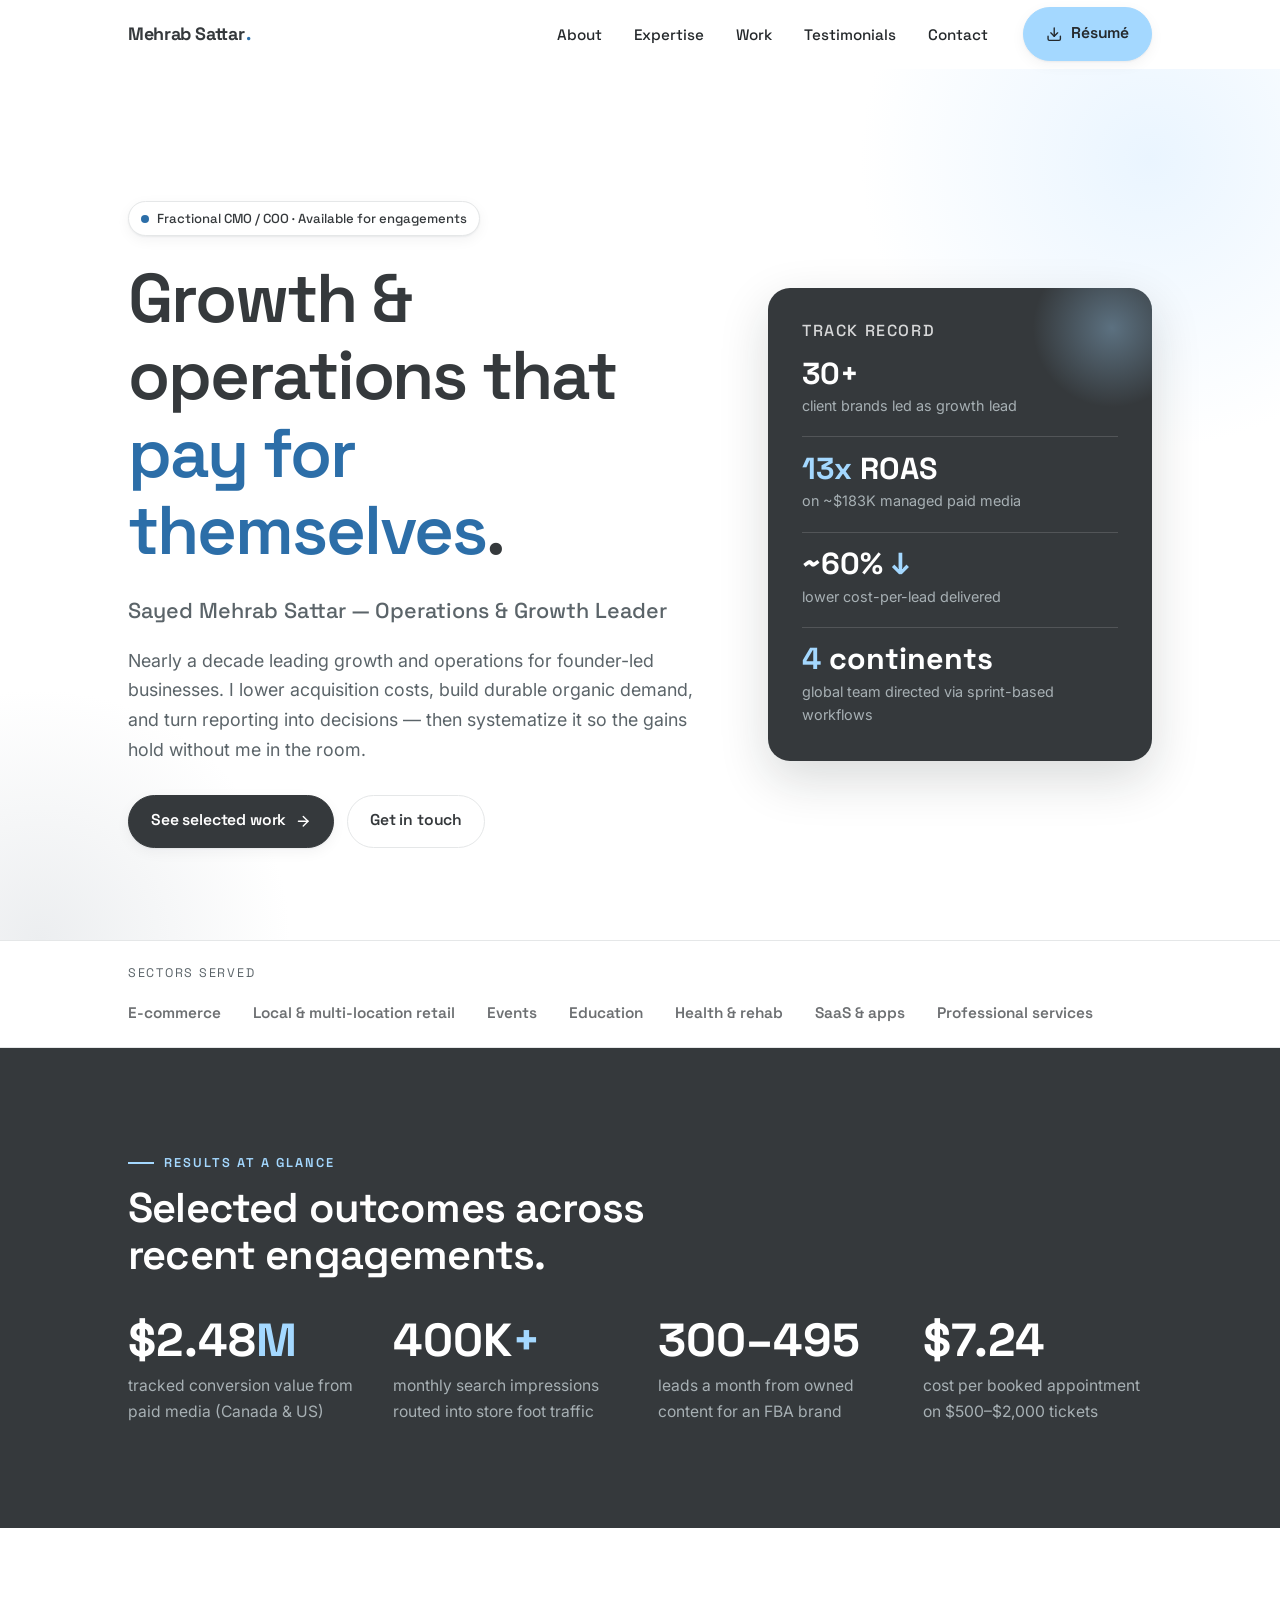
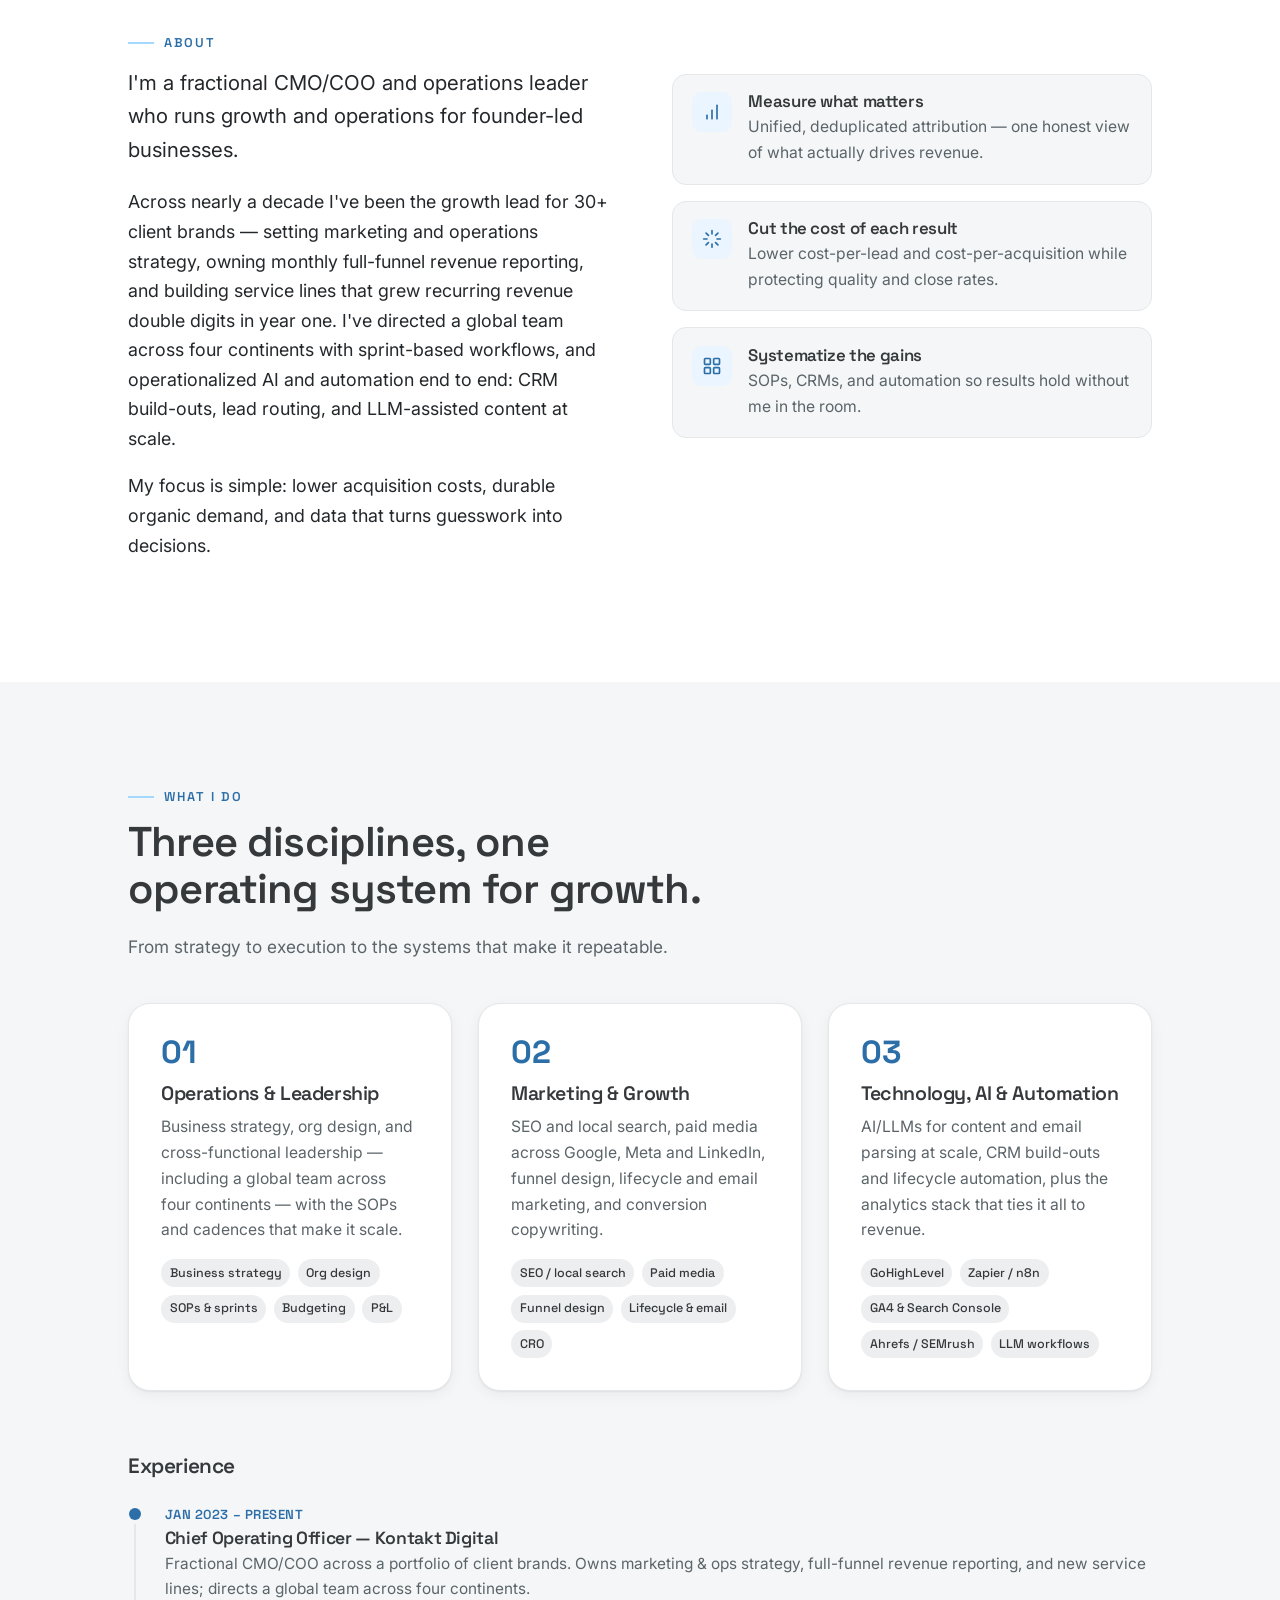
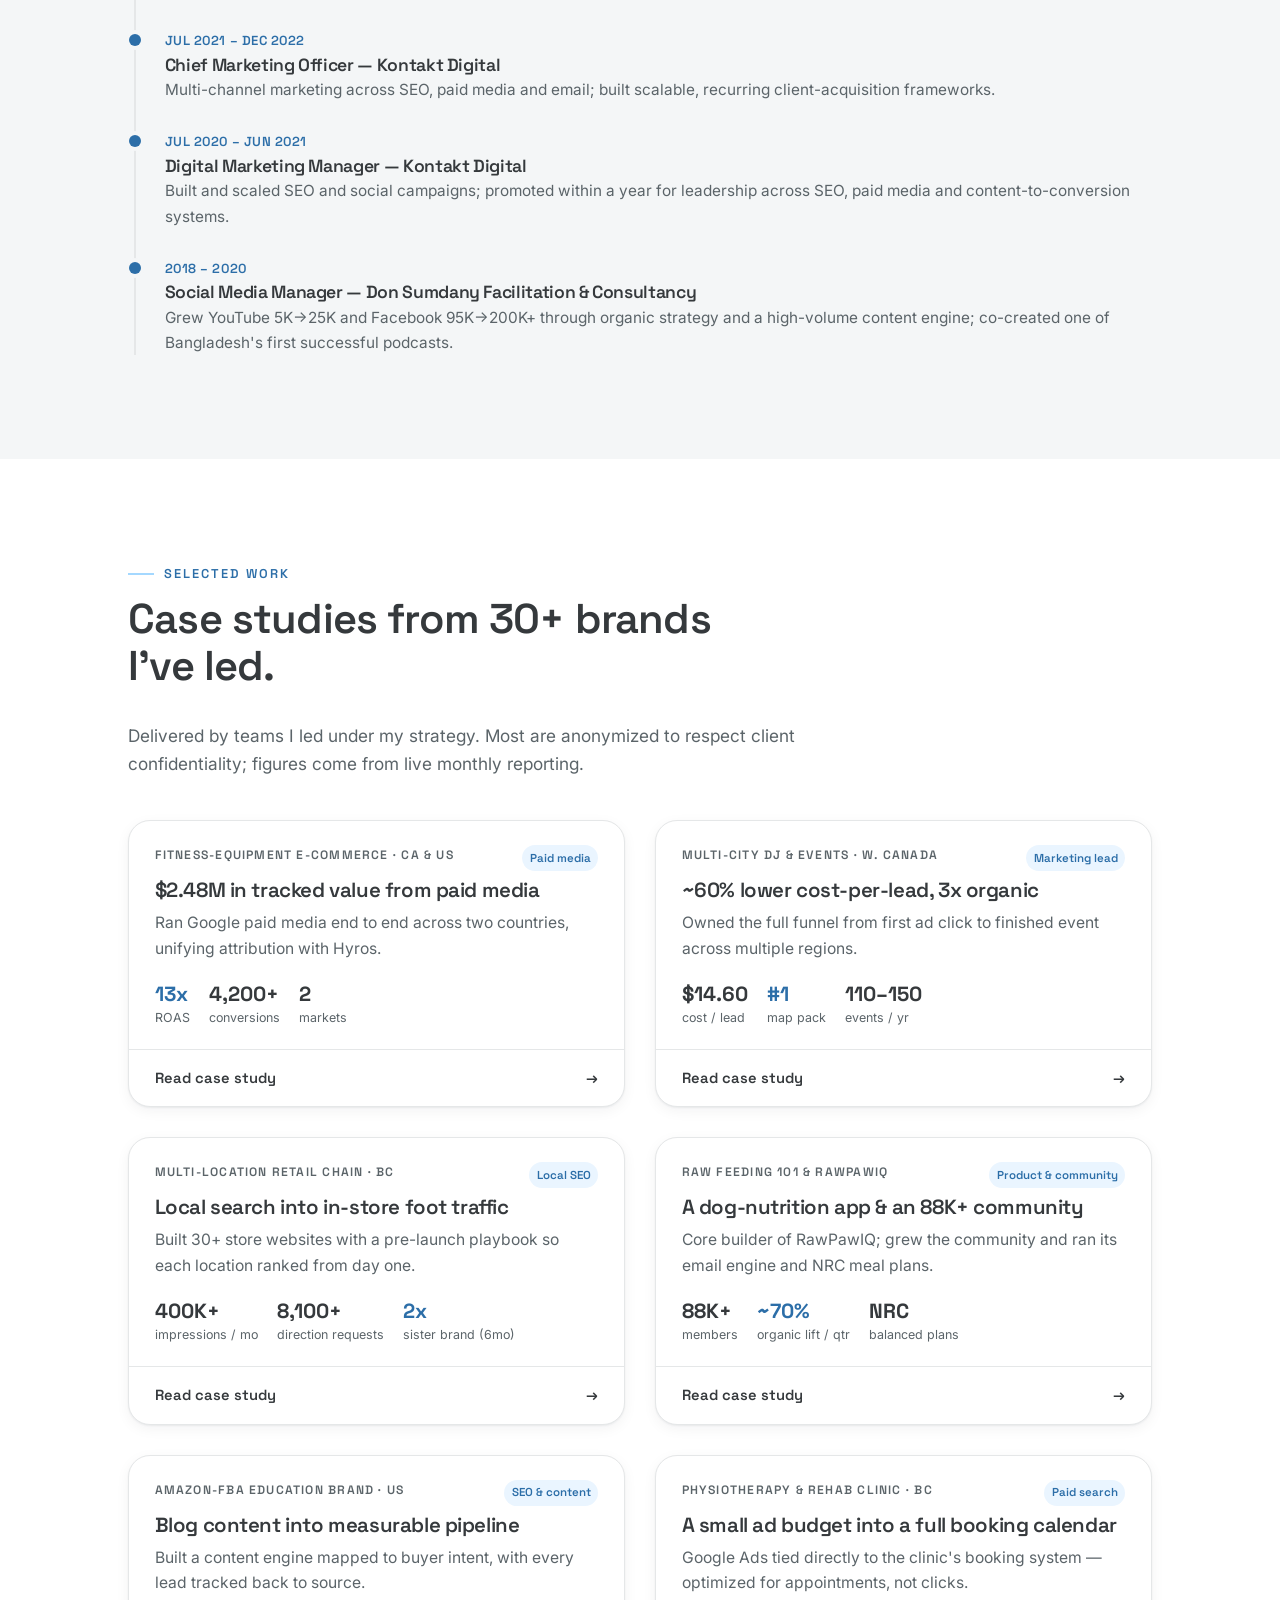
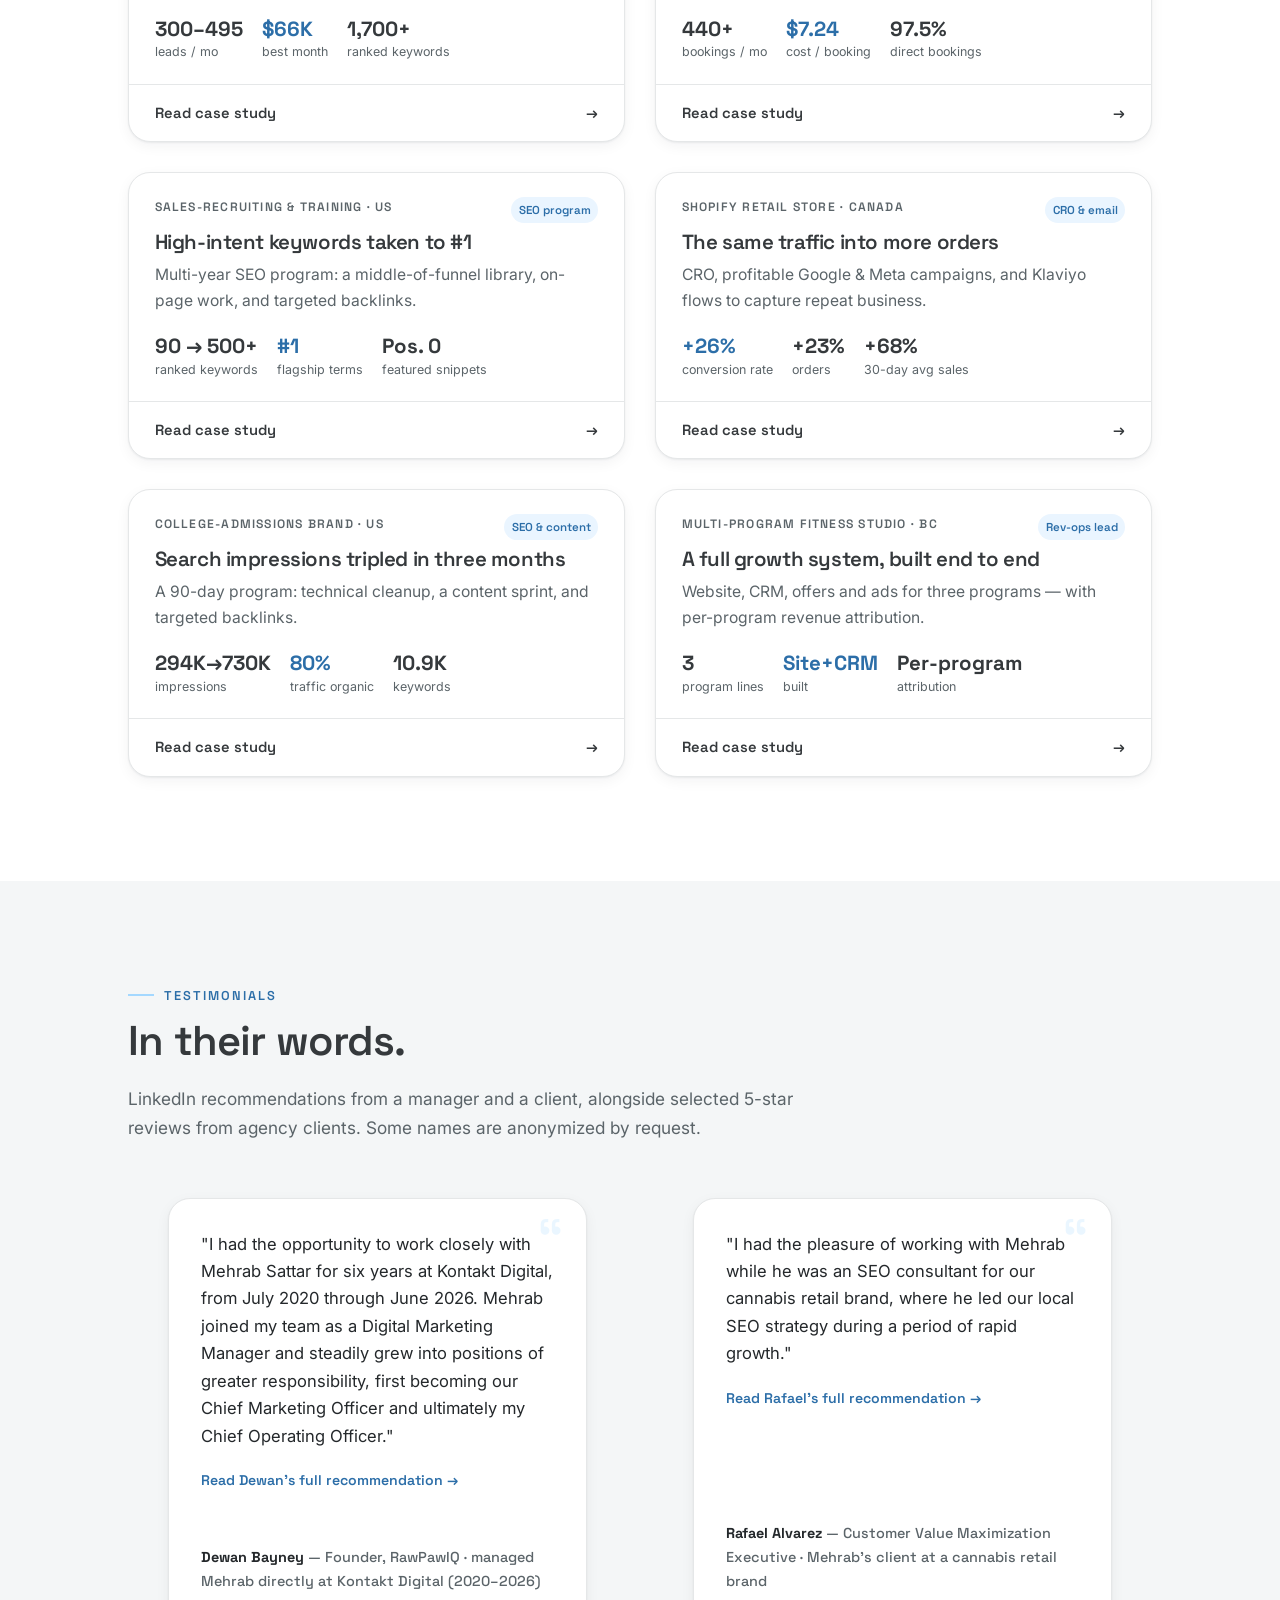
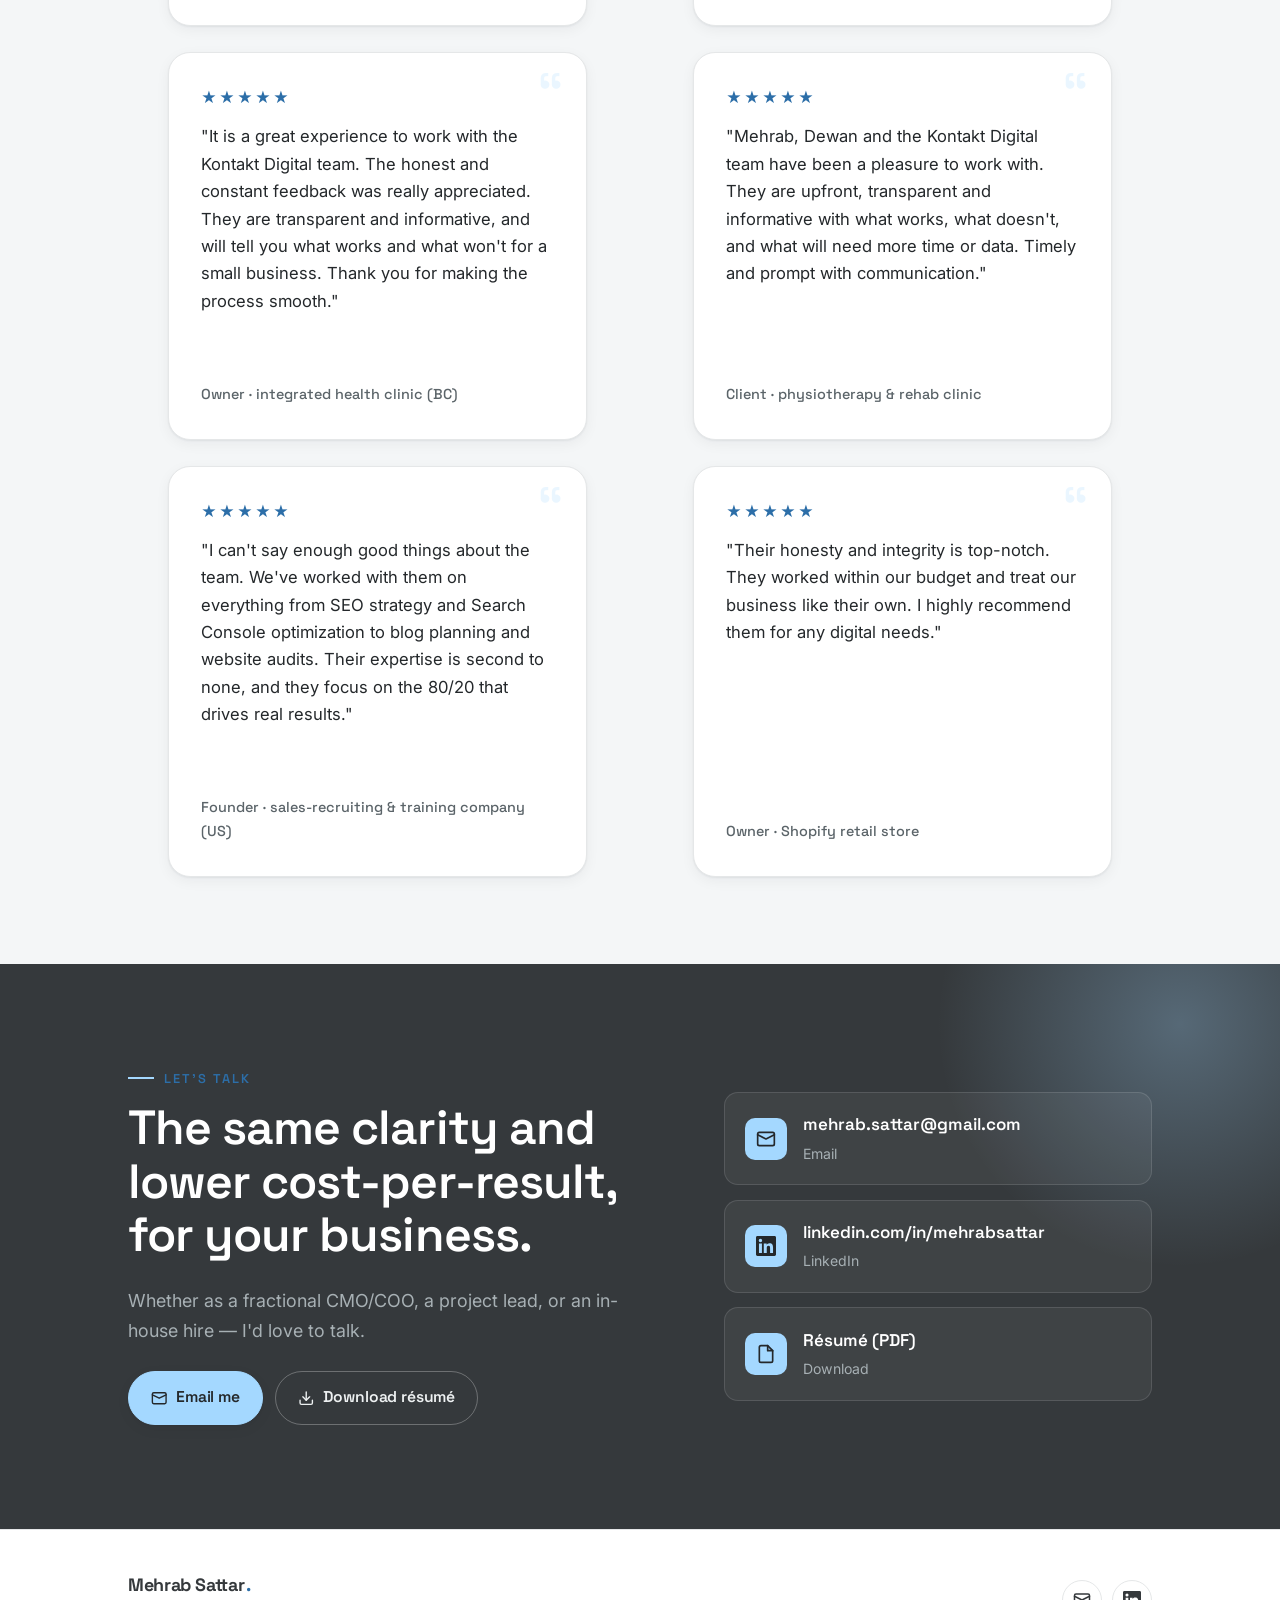
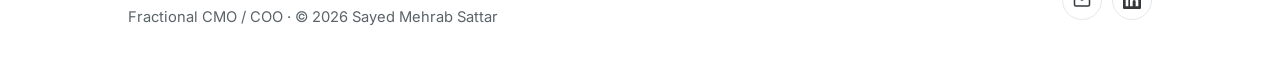
<file: index.html>
<!DOCTYPE html>
<html lang="en">
<head>
  <meta charset="UTF-8" />
  <meta name="viewport" content="width=device-width, initial-scale=1.0" />
  <title>Sayed Mehrab Sattar — Fractional CMO / COO</title>
  <meta name="description" content="Fractional CMO/COO and operations leader with nearly a decade growing founder-led businesses. Lower acquisition costs, durable organic demand, and reporting that turns guesswork into decisions." />
  <meta name="author" content="Sayed Mehrab Sattar" />
  <link rel="canonical" href="https://mehrabsattar.com/" />

  <!-- Open Graph -->
  <meta property="og:type" content="website" />
  <meta property="og:url" content="https://mehrabsattar.com/" />
  <meta property="og:title" content="Sayed Mehrab Sattar — Fractional CMO / COO" />
  <meta property="og:description" content="Growth & operations leader. Cut cost-per-lead ~60%, tripled organic search, and managed paid media at 13x ROAS across 30+ brands." />
  <meta name="twitter:card" content="summary_large_image" />

  <link rel="icon" href="data:image/svg+xml,%3Csvg xmlns='http://www.w3.org/2000/svg' viewBox='0 0 32 32'%3E%3Crect width='32' height='32' rx='7' fill='%2335393C'/%3E%3Ctext x='16' y='22' font-family='Arial,sans-serif' font-size='16' font-weight='700' fill='%23A4D8FF' text-anchor='middle'%3EM%3C/text%3E%3C/svg%3E" />

  <!-- Fonts -->
  <link rel="preconnect" href="https://fonts.googleapis.com" />
  <link rel="preconnect" href="https://fonts.gstatic.com" crossorigin />
  <link href="https://fonts.googleapis.com/css2?family=Inter:wght@400;500;600&family=Space+Grotesk:wght@500;600;700&display=swap" rel="stylesheet" />

  <link rel="stylesheet" href="assets/css/style.css" />

  <!-- Structured data -->
  <script type="application/ld+json">
  {
    "@context": "https://schema.org",
    "@type": "Person",
    "name": "Sayed Mehrab Sattar",
    "jobTitle": "Fractional CMO / COO",
    "email": "mehrab.sattar@gmail.com",
    "url": "https://mehrabsattar.com",
    "sameAs": ["https://www.linkedin.com/in/mehrabsattar"],
    "description": "Fractional CMO/COO and operations leader for founder-led businesses."
  }
  </script>
</head>
<body>
  <a class="skip-link" href="#main">Skip to content</a>

  <!-- ================= HEADER ================= -->
  <header class="site-header">
    <div class="wrap nav">
      <a href="#top" class="brand">Mehrab Sattar<span class="dot">.</span></a>
      <button class="nav-toggle" aria-label="Toggle menu" aria-expanded="false" aria-controls="nav-menu">
        <span></span><span></span><span></span>
      </button>
      <div class="nav-menu" id="nav-menu">
        <ul class="nav-links">
          <li><a href="#about">About</a></li>
          <li><a href="#expertise">Expertise</a></li>
          <li><a href="#work">Work</a></li>
          <li><a href="#testimonials">Testimonials</a></li>
          <li><a href="#contact">Contact</a></li>
        </ul>
        <div class="nav-cta">
          <a href="assets/Sayed-Mehrab-Sattar-CV.pdf" class="btn btn--accent" download>
            <svg viewBox="0 0 24 24" fill="none" stroke="currentColor" stroke-width="2" stroke-linecap="round" stroke-linejoin="round"><path d="M21 15v4a2 2 0 0 1-2 2H5a2 2 0 0 1-2-2v-4"/><polyline points="7 10 12 15 17 10"/><line x1="12" y1="15" x2="12" y2="3"/></svg>
            Résumé
          </a>
        </div>
      </div>
    </div>
  </header>

  <main id="main">
    <span id="top"></span>

    <!-- ================= HERO ================= -->
    <section class="hero">
      <div class="wrap hero-grid">
        <div class="hero-copy reveal">
          <span class="hero-pill"><span class="ping"></span> Fractional CMO / COO · Available for engagements</span>
          <h1>Growth &amp; operations that <span class="accent">pay for themselves</span>.</h1>
          <p class="hero-role">Sayed Mehrab Sattar — Operations &amp; Growth Leader</p>
          <p class="hero-pitch">
            Nearly a decade leading growth and operations for founder-led businesses. I lower
            acquisition costs, build durable organic demand, and turn reporting into decisions —
            then systematize it so the gains hold without me in the room.
          </p>
          <div class="hero-actions">
            <a href="#work" class="btn">See selected work
              <svg viewBox="0 0 24 24" fill="none" stroke="currentColor" stroke-width="2" stroke-linecap="round" stroke-linejoin="round"><line x1="5" y1="12" x2="19" y2="12"/><polyline points="12 5 19 12 12 19"/></svg>
            </a>
            <a href="#contact" class="btn btn--ghost">Get in touch</a>
          </div>
        </div>
        <aside class="hero-card reveal" aria-label="Career highlights">
          <h2>Track record</h2>
          <div class="hero-stats">
            <div class="stat"><div class="num">30+</div><div class="lbl">client brands led as growth lead</div></div>
            <div class="stat"><div class="num"><span class="accent">13x</span> ROAS</div><div class="lbl">on ~$183K managed paid media</div></div>
            <div class="stat"><div class="num">~60% <span class="accent">↓</span></div><div class="lbl">lower cost-per-lead delivered</div></div>
            <div class="stat"><div class="num"><span class="accent">4</span> continents</div><div class="lbl">global team directed via sprint-based workflows</div></div>
          </div>
        </aside>
      </div>
    </section>

    <!-- ================= LOGOS / DOMAINS ================= -->
    <section class="logos" aria-label="Sectors served">
      <div class="wrap">
        <span class="label">Sectors served</span>
        <ul>
          <li>E-commerce</li>
          <li>Local &amp; multi-location retail</li>
          <li>Events</li>
          <li>Education</li>
          <li>Health &amp; rehab</li>
          <li>SaaS &amp; apps</li>
          <li>Professional services</li>
        </ul>
      </div>
    </section>

    <!-- ================= RESULTS AT A GLANCE ================= -->
    <section class="section stats-band">
      <div class="wrap">
        <p class="section-eyebrow">Results at a glance</p>
        <h2 class="section-title reveal">Selected outcomes across recent engagements.</h2>
        <div class="stats-grid">
          <div class="stat-card reveal"><div class="num">$2.48<span class="accent">M</span></div><div class="lbl">tracked conversion value from paid media (Canada &amp; US)</div></div>
          <div class="stat-card reveal"><div class="num">400K<span class="accent">+</span></div><div class="lbl">monthly search impressions routed into store foot traffic</div></div>
          <div class="stat-card reveal"><div class="num">300–495</div><div class="lbl">leads a month from owned content for an FBA brand</div></div>
          <div class="stat-card reveal"><div class="num">$7.24</div><div class="lbl">cost per booked appointment on $500–$2,000 tickets</div></div>
        </div>
      </div>
    </section>

    <!-- ================= ABOUT ================= -->
    <section class="section" id="about">
      <div class="wrap">
        <p class="section-eyebrow">About</p>
        <div class="about-grid">
          <div class="lead-col reveal">
            <p>I'm a fractional CMO/COO and operations leader who runs growth and operations for founder-led businesses.</p>
            <p>Across nearly a decade I've been the growth lead for 30+ client brands — setting marketing and operations strategy, owning monthly full-funnel revenue reporting, and building service lines that grew recurring revenue double digits in year one. I've directed a global team across four continents with sprint-based workflows, and operationalized AI and automation end to end: CRM build-outs, lead routing, and LLM-assisted content at scale.</p>
            <p>My focus is simple: lower acquisition costs, durable organic demand, and data that turns guesswork into decisions.</p>
          </div>
          <div class="principles reveal">
            <div class="principle">
              <span class="ic"><svg viewBox="0 0 24 24" fill="none" stroke="currentColor" stroke-width="2" stroke-linecap="round" stroke-linejoin="round"><line x1="12" y1="20" x2="12" y2="10"/><line x1="18" y1="20" x2="18" y2="4"/><line x1="6" y1="20" x2="6" y2="16"/></svg></span>
              <div><h3>Measure what matters</h3><p>Unified, deduplicated attribution — one honest view of what actually drives revenue.</p></div>
            </div>
            <div class="principle">
              <span class="ic"><svg viewBox="0 0 24 24" fill="none" stroke="currentColor" stroke-width="2" stroke-linecap="round" stroke-linejoin="round"><path d="M12 2v4"/><path d="M12 18v4"/><path d="M4.9 4.9l2.8 2.8"/><path d="M16.3 16.3l2.8 2.8"/><path d="M2 12h4"/><path d="M18 12h4"/><path d="M4.9 19.1l2.8-2.8"/><path d="M16.3 7.7l2.8-2.8"/></svg></span>
              <div><h3>Cut the cost of each result</h3><p>Lower cost-per-lead and cost-per-acquisition while protecting quality and close rates.</p></div>
            </div>
            <div class="principle">
              <span class="ic"><svg viewBox="0 0 24 24" fill="none" stroke="currentColor" stroke-width="2" stroke-linecap="round" stroke-linejoin="round"><rect x="3" y="3" width="7" height="7" rx="1"/><rect x="14" y="3" width="7" height="7" rx="1"/><rect x="14" y="14" width="7" height="7" rx="1"/><rect x="3" y="14" width="7" height="7" rx="1"/></svg></span>
              <div><h3>Systematize the gains</h3><p>SOPs, CRMs, and automation so results hold without me in the room.</p></div>
            </div>
          </div>
        </div>
      </div>
    </section>

    <!-- ================= EXPERTISE / SKILLS ================= -->
    <section class="section section--soft" id="expertise">
      <div class="wrap">
        <p class="section-eyebrow">What I do</p>
        <h2 class="section-title reveal">Three disciplines, one operating system for growth.</h2>
        <p class="section-lead reveal">From strategy to execution to the systems that make it repeatable.</p>

        <div class="skills-grid" style="margin-top: 2.6rem;">
          <div class="skill-card reveal">
            <div class="kicker">01</div>
            <h3>Operations &amp; Leadership</h3>
            <p>Business strategy, org design, and cross-functional leadership — including a global team across four continents — with the SOPs and cadences that make it scale.</p>
            <div class="tags">
              <span class="tag">Business strategy</span><span class="tag">Org design</span>
              <span class="tag">SOPs &amp; sprints</span><span class="tag">Budgeting</span>
              <span class="tag">P&amp;L</span>
            </div>
          </div>
          <div class="skill-card reveal">
            <div class="kicker">02</div>
            <h3>Marketing &amp; Growth</h3>
            <p>SEO and local search, paid media across Google, Meta and LinkedIn, funnel design, lifecycle and email marketing, and conversion copywriting.</p>
            <div class="tags">
              <span class="tag">SEO / local search</span><span class="tag">Paid media</span>
              <span class="tag">Funnel design</span><span class="tag">Lifecycle &amp; email</span>
              <span class="tag">CRO</span>
            </div>
          </div>
          <div class="skill-card reveal">
            <div class="kicker">03</div>
            <h3>Technology, AI &amp; Automation</h3>
            <p>AI/LLMs for content and email parsing at scale, CRM build-outs and lifecycle automation, plus the analytics stack that ties it all to revenue.</p>
            <div class="tags">
              <span class="tag">GoHighLevel</span><span class="tag">Zapier / n8n</span>
              <span class="tag">GA4 &amp; Search Console</span><span class="tag">Ahrefs / SEMrush</span>
              <span class="tag">LLM workflows</span>
            </div>
          </div>
        </div>

        <!-- Experience timeline -->
        <div class="xp">
          <h3 class="xp-title reveal">Experience</h3>
          <div class="timeline">
            <div class="tl-item reveal">
              <div class="when">Jan 2023 – Present</div>
              <h4>Chief Operating Officer — Kontakt Digital</h4>
              <div class="org">Fractional CMO/COO across a portfolio of client brands. Owns marketing &amp; ops strategy, full-funnel revenue reporting, and new service lines; directs a global team across four continents.</div>
            </div>
            <div class="tl-item reveal">
              <div class="when">Jul 2021 – Dec 2022</div>
              <h4>Chief Marketing Officer — Kontakt Digital</h4>
              <div class="org">Multi-channel marketing across SEO, paid media and email; built scalable, recurring client-acquisition frameworks.</div>
            </div>
            <div class="tl-item reveal">
              <div class="when">Jul 2020 – Jun 2021</div>
              <h4>Digital Marketing Manager — Kontakt Digital</h4>
              <div class="org">Built and scaled SEO and social campaigns; promoted within a year for leadership across SEO, paid media and content-to-conversion systems.</div>
            </div>
            <div class="tl-item reveal">
              <div class="when">2018 – 2020</div>
              <h4>Social Media Manager — Don Sumdany Facilitation &amp; Consultancy</h4>
              <div class="org">Grew YouTube 5K→25K and Facebook 95K→200K+ through organic strategy and a high-volume content engine; co-created one of Bangladesh's first successful podcasts.</div>
            </div>
          </div>
        </div>
      </div>
    </section>

    <!-- ================= WORK / PORTFOLIO GRID ================= -->
    <section class="section" id="work">
      <div class="wrap">
        <div class="work-head">
          <div>
            <p class="section-eyebrow">Selected work</p>
            <h2 class="section-title reveal" style="margin:0;">Case studies from 30+ brands I've led.</h2>
          </div>
          <p class="section-lead reveal" style="margin:0;">Delivered by teams I led under my strategy. Most are anonymized to respect client confidentiality; figures come from live monthly reporting.</p>
        </div>

        <div class="work-grid">

          <!-- 1 Fitness ecommerce -->
          <a class="case-card reveal" href="projects/fitness-equipment-ecommerce.html">
            <div class="case-card__top">
              <span class="case-card__cat">Fitness-equipment e-commerce · CA &amp; US</span>
              <span class="case-card__role">Paid media</span>
            </div>
            <div class="case-card__body">
              <h3>$2.48M in tracked value from paid media</h3>
              <p>Ran Google paid media end to end across two countries, unifying attribution with Hyros.</p>
            </div>
            <div class="case-card__metrics">
              <div class="case-card__metric"><div class="m"><span class="accent">13x</span></div><div class="k">ROAS</div></div>
              <div class="case-card__metric"><div class="m">4,200+</div><div class="k">conversions</div></div>
              <div class="case-card__metric"><div class="m">2</div><div class="k">markets</div></div>
            </div>
            <div class="case-card__foot"><span>Read case study</span><span class="arrow">→</span></div>
          </a>

          <!-- 2 DJ events -->
          <a class="case-card reveal" href="projects/dj-events-company.html">
            <div class="case-card__top">
              <span class="case-card__cat">Multi-city DJ &amp; events · W. Canada</span>
              <span class="case-card__role">Marketing lead</span>
            </div>
            <div class="case-card__body">
              <h3>~60% lower cost-per-lead, 3x organic</h3>
              <p>Owned the full funnel from first ad click to finished event across multiple regions.</p>
            </div>
            <div class="case-card__metrics">
              <div class="case-card__metric"><div class="m">$14.60</div><div class="k">cost / lead</div></div>
              <div class="case-card__metric"><div class="m"><span class="accent">#1</span></div><div class="k">map pack</div></div>
              <div class="case-card__metric"><div class="m">110–150</div><div class="k">events / yr</div></div>
            </div>
            <div class="case-card__foot"><span>Read case study</span><span class="arrow">→</span></div>
          </a>

          <!-- 3 Retail chain -->
          <a class="case-card reveal" href="projects/retail-chain-local-seo.html">
            <div class="case-card__top">
              <span class="case-card__cat">Multi-location retail chain · BC</span>
              <span class="case-card__role">Local SEO</span>
            </div>
            <div class="case-card__body">
              <h3>Local search into in-store foot traffic</h3>
              <p>Built 30+ store websites with a pre-launch playbook so each location ranked from day one.</p>
            </div>
            <div class="case-card__metrics">
              <div class="case-card__metric"><div class="m">400K+</div><div class="k">impressions / mo</div></div>
              <div class="case-card__metric"><div class="m">8,100+</div><div class="k">direction requests</div></div>
              <div class="case-card__metric"><div class="m"><span class="accent">2x</span></div><div class="k">sister brand (6mo)</div></div>
            </div>
            <div class="case-card__foot"><span>Read case study</span><span class="arrow">→</span></div>
          </a>

          <!-- 4 RawPawIQ -->
          <a class="case-card reveal" href="projects/rawpawiq-nutrition-app.html">
            <div class="case-card__top">
              <span class="case-card__cat">Raw Feeding 101 &amp; RawPawIQ</span>
              <span class="case-card__role">Product &amp; community</span>
            </div>
            <div class="case-card__body">
              <h3>A dog-nutrition app &amp; an 88K+ community</h3>
              <p>Core builder of RawPawIQ; grew the community and ran its email engine and NRC meal plans.</p>
            </div>
            <div class="case-card__metrics">
              <div class="case-card__metric"><div class="m">88K+</div><div class="k">members</div></div>
              <div class="case-card__metric"><div class="m"><span class="accent">~70%</span></div><div class="k">organic lift / qtr</div></div>
              <div class="case-card__metric"><div class="m">NRC</div><div class="k">balanced plans</div></div>
            </div>
            <div class="case-card__foot"><span>Read case study</span><span class="arrow">→</span></div>
          </a>

          <!-- 5 FBA education -->
          <a class="case-card reveal" href="projects/amazon-fba-education.html">
            <div class="case-card__top">
              <span class="case-card__cat">Amazon-FBA education brand · US</span>
              <span class="case-card__role">SEO &amp; content</span>
            </div>
            <div class="case-card__body">
              <h3>Blog content into measurable pipeline</h3>
              <p>Built a content engine mapped to buyer intent, with every lead tracked back to source.</p>
            </div>
            <div class="case-card__metrics">
              <div class="case-card__metric"><div class="m">300–495</div><div class="k">leads / mo</div></div>
              <div class="case-card__metric"><div class="m"><span class="accent">$66K</span></div><div class="k">best month</div></div>
              <div class="case-card__metric"><div class="m">1,700+</div><div class="k">ranked keywords</div></div>
            </div>
            <div class="case-card__foot"><span>Read case study</span><span class="arrow">→</span></div>
          </a>

          <!-- 6 Physio clinic -->
          <a class="case-card reveal" href="projects/physiotherapy-clinic.html">
            <div class="case-card__top">
              <span class="case-card__cat">Physiotherapy &amp; rehab clinic · BC</span>
              <span class="case-card__role">Paid search</span>
            </div>
            <div class="case-card__body">
              <h3>A small ad budget into a full booking calendar</h3>
              <p>Google Ads tied directly to the clinic's booking system — optimized for appointments, not clicks.</p>
            </div>
            <div class="case-card__metrics">
              <div class="case-card__metric"><div class="m">440+</div><div class="k">bookings / mo</div></div>
              <div class="case-card__metric"><div class="m"><span class="accent">$7.24</span></div><div class="k">cost / booking</div></div>
              <div class="case-card__metric"><div class="m">97.5%</div><div class="k">direct bookings</div></div>
            </div>
            <div class="case-card__foot"><span>Read case study</span><span class="arrow">→</span></div>
          </a>

          <!-- 7 Sales recruiting -->
          <a class="case-card reveal" href="projects/sales-recruiting.html">
            <div class="case-card__top">
              <span class="case-card__cat">Sales-recruiting &amp; training · US</span>
              <span class="case-card__role">SEO program</span>
            </div>
            <div class="case-card__body">
              <h3>High-intent keywords taken to #1</h3>
              <p>Multi-year SEO program: a middle-of-funnel library, on-page work, and targeted backlinks.</p>
            </div>
            <div class="case-card__metrics">
              <div class="case-card__metric"><div class="m">90 → 500+</div><div class="k">ranked keywords</div></div>
              <div class="case-card__metric"><div class="m"><span class="accent">#1</span></div><div class="k">flagship terms</div></div>
              <div class="case-card__metric"><div class="m">Pos. 0</div><div class="k">featured snippets</div></div>
            </div>
            <div class="case-card__foot"><span>Read case study</span><span class="arrow">→</span></div>
          </a>

          <!-- 8 Shopify -->
          <a class="case-card reveal" href="projects/shopify-store.html">
            <div class="case-card__top">
              <span class="case-card__cat">Shopify retail store · Canada</span>
              <span class="case-card__role">CRO &amp; email</span>
            </div>
            <div class="case-card__body">
              <h3>The same traffic into more orders</h3>
              <p>CRO, profitable Google &amp; Meta campaigns, and Klaviyo flows to capture repeat business.</p>
            </div>
            <div class="case-card__metrics">
              <div class="case-card__metric"><div class="m"><span class="accent">+26%</span></div><div class="k">conversion rate</div></div>
              <div class="case-card__metric"><div class="m">+23%</div><div class="k">orders</div></div>
              <div class="case-card__metric"><div class="m">+68%</div><div class="k">30-day avg sales</div></div>
            </div>
            <div class="case-card__foot"><span>Read case study</span><span class="arrow">→</span></div>
          </a>

          <!-- 9 College admissions -->
          <a class="case-card reveal" href="projects/college-admissions.html">
            <div class="case-card__top">
              <span class="case-card__cat">College-admissions brand · US</span>
              <span class="case-card__role">SEO &amp; content</span>
            </div>
            <div class="case-card__body">
              <h3>Search impressions tripled in three months</h3>
              <p>A 90-day program: technical cleanup, a content sprint, and targeted backlinks.</p>
            </div>
            <div class="case-card__metrics">
              <div class="case-card__metric"><div class="m">294K→730K</div><div class="k">impressions</div></div>
              <div class="case-card__metric"><div class="m"><span class="accent">80%</span></div><div class="k">traffic organic</div></div>
              <div class="case-card__metric"><div class="m">10.9K</div><div class="k">keywords</div></div>
            </div>
            <div class="case-card__foot"><span>Read case study</span><span class="arrow">→</span></div>
          </a>

          <!-- 10 Fitness studio -->
          <a class="case-card reveal" href="projects/fitness-studio.html">
            <div class="case-card__top">
              <span class="case-card__cat">Multi-program fitness studio · BC</span>
              <span class="case-card__role">Rev-ops lead</span>
            </div>
            <div class="case-card__body">
              <h3>A full growth system, built end to end</h3>
              <p>Website, CRM, offers and ads for three programs — with per-program revenue attribution.</p>
            </div>
            <div class="case-card__metrics">
              <div class="case-card__metric"><div class="m">3</div><div class="k">program lines</div></div>
              <div class="case-card__metric"><div class="m"><span class="accent">Site+CRM</span></div><div class="k">built</div></div>
              <div class="case-card__metric"><div class="m">Per-program</div><div class="k">attribution</div></div>
            </div>
            <div class="case-card__foot"><span>Read case study</span><span class="arrow">→</span></div>
          </a>

        </div>
      </div>
    </section>

    <!-- ================= TESTIMONIALS ================= -->
    <section class="section section--soft" id="testimonials">
      <div class="wrap">
        <p class="section-eyebrow">Testimonials</p>
        <h2 class="section-title reveal">In their words.</h2>
        <p class="section-lead reveal">LinkedIn recommendations from a manager and a client, alongside selected 5-star reviews from agency clients. Some names are anonymized by request.</p>

        <div class="quotes-grid" style="margin-top: 2.4rem;">
          <blockquote class="quote quote--full reveal">
            <p>"I had the opportunity to work closely with Mehrab Sattar for six years at Kontakt Digital, from July 2020 through June 2026. Mehrab joined my team as a Digital Marketing Manager and steadily grew into positions of greater responsibility, first becoming our Chief Marketing Officer and ultimately my Chief Operating Officer."</p>
            <details class="quote-details">
              <summary>Read Dewan's full recommendation</summary>
              <p>That progression was earned. Over time, he became involved in nearly every important part of the company, including client strategy, search engine optimization, paid advertising, reporting, team coordination, operational planning, automation, and delivery.</p>
              <p>Mehrab's greatest strength is his ability to take something that is unclear, inconsistent, or dependent on one person and turn it into a repeatable system. He helped us develop clearer reporting, stronger workflows, better documentation, and more structured ways of managing client work across a distributed team.</p>
              <p>He was also directly involved in producing meaningful results for our clients.</p>
              <p>His work contributed to major improvements in organic visibility, lead generation, paid-media performance, and operational efficiency across businesses in several industries.</p>
              <p>He understands the technical side of marketing, but he also understands that marketing only matters when it produces a measurable business outcome.</p>
              <p>As our working relationship developed, Mehrab became much more than someone completing assigned tasks. He became a trusted operator who could take ownership of an area, identify what was missing, and move the work forward. I relied on him to maintain continuity across clients and projects and to help translate ideas into execution.</p>
              <p>That trust extended beyond Kontakt Digital. As I began moving into new business ventures, Mehrab helped during initial startup periods, contributing to the early systems, operations, and execution required to get things moving. His ability to transfer what he had learned across businesses was valuable during an important period of change.</p>
              <p>Our working relationship concluded because I was moving away from operating a digital marketing agency while also preparing another company for sale. It was the natural time to close the Kontakt Digital chapter, and the decision was not related to Mehrab's performance or contribution.</p>
              <p>Working across countries and time zones requires independence, communication, and trust. Mehrab consistently demonstrated all three. He is thoughtful, analytical, loyal, and committed to improving both his own work and the systems around him.</p>
              <p>After six years of working together, I am grateful for Mehrab's contribution to Kontakt Digital and for the support he provided as I began building what came next. I am confident that he will bring considerable value to the next company or client he works with.</p>
              <p>I recommend Mehrab for roles involving growth strategy, marketing operations, business operations, digital marketing, automation, or the development and management of distributed teams."</p>
            </details>
            <div class="who"><span class="name">Dewan Bayney</span> — Founder, RawPawIQ · managed Mehrab directly at Kontakt Digital (2020–2026)</div>
          </blockquote>
          <blockquote class="quote quote--full reveal">
            <p>"I had the pleasure of working with Mehrab while he was an SEO consultant for our cannabis retail brand, where he led our local SEO strategy during a period of rapid growth."</p>
            <details class="quote-details">
              <summary>Read Rafael's full recommendation</summary>
              <p>He brought a strong combination of technical SEO expertise, analytical thinking, and a clear focus on business outcomes. One of his standout contributions was significantly improving our local search visibility across our retail network, helping scale our presence to more than 400,000 monthly search impressions and over 20,000 organic clicks.</p>
              <p>Beyond the results, Mehrab was proactive, collaborative, and easy to work with. He consistently translated data into clear insights and made thoughtful recommendations that improved both performance and execution. He was a trusted partner who took ownership of his work and delivered consistently strong outcomes."</p>
            </details>
            <div class="who"><span class="name">Rafael Alvarez</span> — Customer Value Maximization Executive · Mehrab's client at a cannabis retail brand</div>
          </blockquote>
          <blockquote class="quote reveal">
            <div class="stars" aria-label="5 out of 5 stars">★★★★★</div>
            <p>"It is a great experience to work with the Kontakt Digital team. The honest and constant feedback was really appreciated. They are transparent and informative, and will tell you what works and what won't for a small business. Thank you for making the process smooth."</p>
            <div class="who">Owner · integrated health clinic (BC)</div>
          </blockquote>
          <blockquote class="quote reveal">
            <div class="stars" aria-label="5 out of 5 stars">★★★★★</div>
            <p>"Mehrab, Dewan and the Kontakt Digital team have been a pleasure to work with. They are upfront, transparent and informative with what works, what doesn't, and what will need more time or data. Timely and prompt with communication."</p>
            <div class="who">Client · physiotherapy &amp; rehab clinic</div>
          </blockquote>
          <blockquote class="quote reveal">
            <div class="stars" aria-label="5 out of 5 stars">★★★★★</div>
            <p>"I can't say enough good things about the team. We've worked with them on everything from SEO strategy and Search Console optimization to blog planning and website audits. Their expertise is second to none, and they focus on the 80/20 that drives real results."</p>
            <div class="who">Founder · sales-recruiting &amp; training company (US)</div>
          </blockquote>
          <blockquote class="quote reveal">
            <div class="stars" aria-label="5 out of 5 stars">★★★★★</div>
            <p>"Their honesty and integrity is top-notch. They worked within our budget and treat our business like their own. I highly recommend them for any digital needs."</p>
            <div class="who">Owner · Shopify retail store</div>
          </blockquote>
        </div>
      </div>
    </section>

    <!-- ================= CONTACT ================= -->
    <section class="section contact" id="contact">
      <div class="wrap">
        <div class="contact-grid">
          <div class="reveal">
            <p class="section-eyebrow">Let's talk</p>
            <h2>The same clarity and lower cost-per-result, for your business.</h2>
            <p class="section-lead">Whether as a fractional CMO/COO, a project lead, or an in-house hire — I'd love to talk.</p>
            <div class="contact-actions">
              <a href="mailto:mehrab.sattar@gmail.com" class="btn btn--accent">
                <svg viewBox="0 0 24 24" fill="none" stroke="currentColor" stroke-width="2" stroke-linecap="round" stroke-linejoin="round"><rect x="2" y="4" width="20" height="16" rx="2"/><path d="m22 7-10 5L2 7"/></svg>
                Email me
              </a>
              <a href="assets/Sayed-Mehrab-Sattar-CV.pdf" class="btn btn--on-dark" download>
                <svg viewBox="0 0 24 24" fill="none" stroke="currentColor" stroke-width="2" stroke-linecap="round" stroke-linejoin="round"><path d="M21 15v4a2 2 0 0 1-2 2H5a2 2 0 0 1-2-2v-4"/><polyline points="7 10 12 15 17 10"/><line x1="12" y1="15" x2="12" y2="3"/></svg>
                Download résumé
              </a>
            </div>
          </div>
          <div class="contact-links reveal">
            <a class="contact-link" href="mailto:mehrab.sattar@gmail.com">
              <span class="ic"><svg viewBox="0 0 24 24" fill="none" stroke="currentColor" stroke-width="2" stroke-linecap="round" stroke-linejoin="round"><rect x="2" y="4" width="20" height="16" rx="2"/><path d="m22 7-10 5L2 7"/></svg></span>
              <span><span class="t">mehrab.sattar@gmail.com</span><br><span class="s">Email</span></span>
            </a>
            <a class="contact-link" href="https://www.linkedin.com/in/mehrabsattar" target="_blank" rel="noopener">
              <span class="ic"><svg viewBox="0 0 24 24" fill="currentColor"><path d="M20.45 20.45h-3.56v-5.57c0-1.33-.02-3.04-1.85-3.04-1.85 0-2.14 1.45-2.14 2.94v5.67H9.34V9h3.42v1.56h.05c.48-.9 1.64-1.85 3.37-1.85 3.6 0 4.27 2.37 4.27 5.46v6.28zM5.34 7.43a2.07 2.07 0 1 1 0-4.14 2.07 2.07 0 0 1 0 4.14zM7.12 20.45H3.56V9h3.56v11.45zM22.22 0H1.77C.79 0 0 .77 0 1.72v20.56C0 23.23.79 24 1.77 24h20.45c.98 0 1.78-.77 1.78-1.72V1.72C24 .77 23.2 0 22.22 0z"/></svg></span>
              <span><span class="t">linkedin.com/in/mehrabsattar</span><br><span class="s">LinkedIn</span></span>
            </a>
            <a class="contact-link" href="assets/Sayed-Mehrab-Sattar-CV.pdf" download>
              <span class="ic"><svg viewBox="0 0 24 24" fill="none" stroke="currentColor" stroke-width="2" stroke-linecap="round" stroke-linejoin="round"><path d="M14 2H6a2 2 0 0 0-2 2v16a2 2 0 0 0 2 2h12a2 2 0 0 0 2-2V8z"/><polyline points="14 2 14 8 20 8"/></svg></span>
              <span><span class="t">Résumé (PDF)</span><br><span class="s">Download</span></span>
            </a>
          </div>
        </div>
      </div>
    </section>
  </main>

  <!-- ================= FOOTER ================= -->
  <footer class="site-footer">
    <div class="wrap footer-grid">
      <div>
        <a href="#top" class="brand">Mehrab Sattar<span class="dot">.</span></a>
        <p class="muted" style="margin:.4rem 0 0;">Fractional CMO / COO · © <span data-year>2026</span> Sayed Mehrab Sattar</p>
      </div>
      <div class="footer-social">
        <a href="mailto:mehrab.sattar@gmail.com" aria-label="Email">
          <svg viewBox="0 0 24 24" fill="none" stroke="currentColor" stroke-width="2" stroke-linecap="round" stroke-linejoin="round"><rect x="2" y="4" width="20" height="16" rx="2"/><path d="m22 7-10 5L2 7"/></svg>
        </a>
        <a href="https://www.linkedin.com/in/mehrabsattar" target="_blank" rel="noopener" aria-label="LinkedIn">
          <svg viewBox="0 0 24 24" fill="currentColor"><path d="M20.45 20.45h-3.56v-5.57c0-1.33-.02-3.04-1.85-3.04-1.85 0-2.14 1.45-2.14 2.94v5.67H9.34V9h3.42v1.56h.05c.48-.9 1.64-1.85 3.37-1.85 3.6 0 4.27 2.37 4.27 5.46v6.28zM5.34 7.43a2.07 2.07 0 1 1 0-4.14 2.07 2.07 0 0 1 0 4.14zM7.12 20.45H3.56V9h3.56v11.45zM22.22 0H1.77C.79 0 0 .77 0 1.72v20.56C0 23.23.79 24 1.77 24h20.45c.98 0 1.78-.77 1.78-1.72V1.72C24 .77 23.2 0 22.22 0z"/></svg>
        </a>
      </div>
    </div>
  </footer>

  <script src="assets/js/main.js"></script>
</body>
</html>
</file>
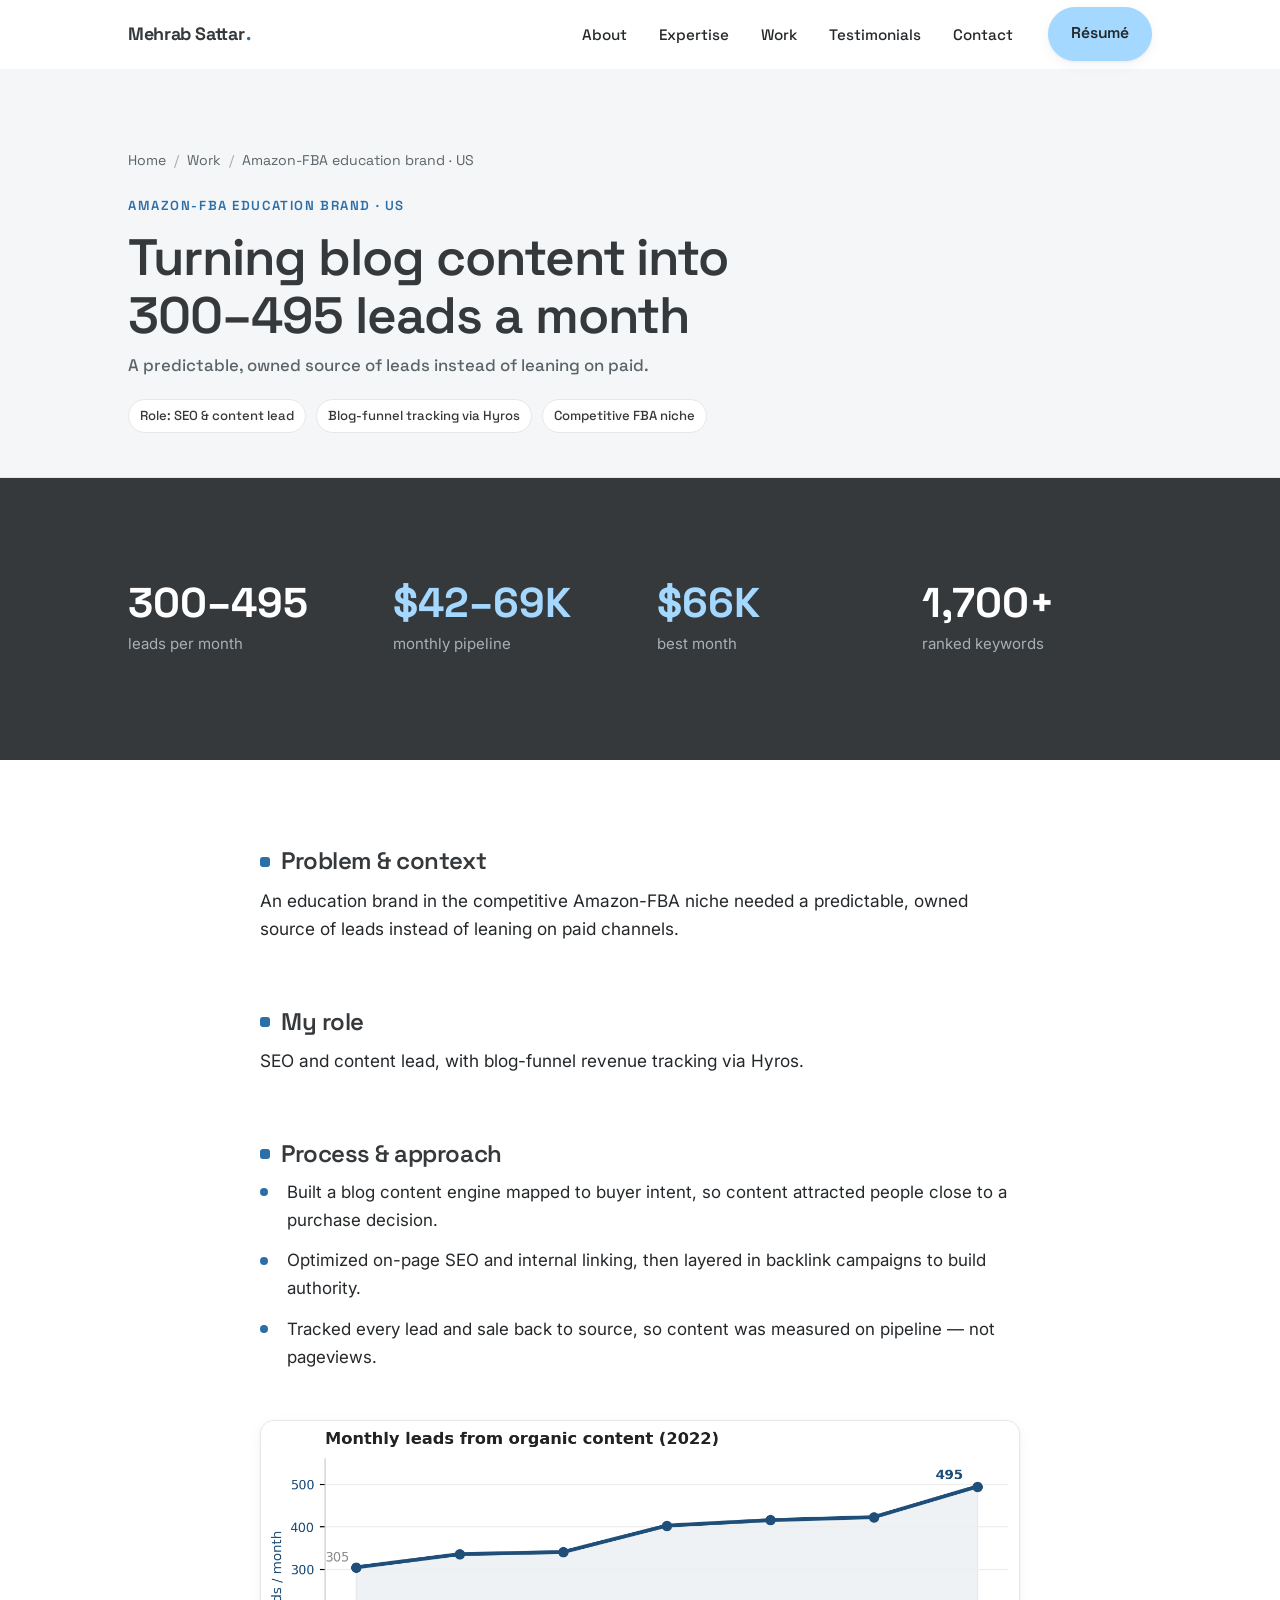
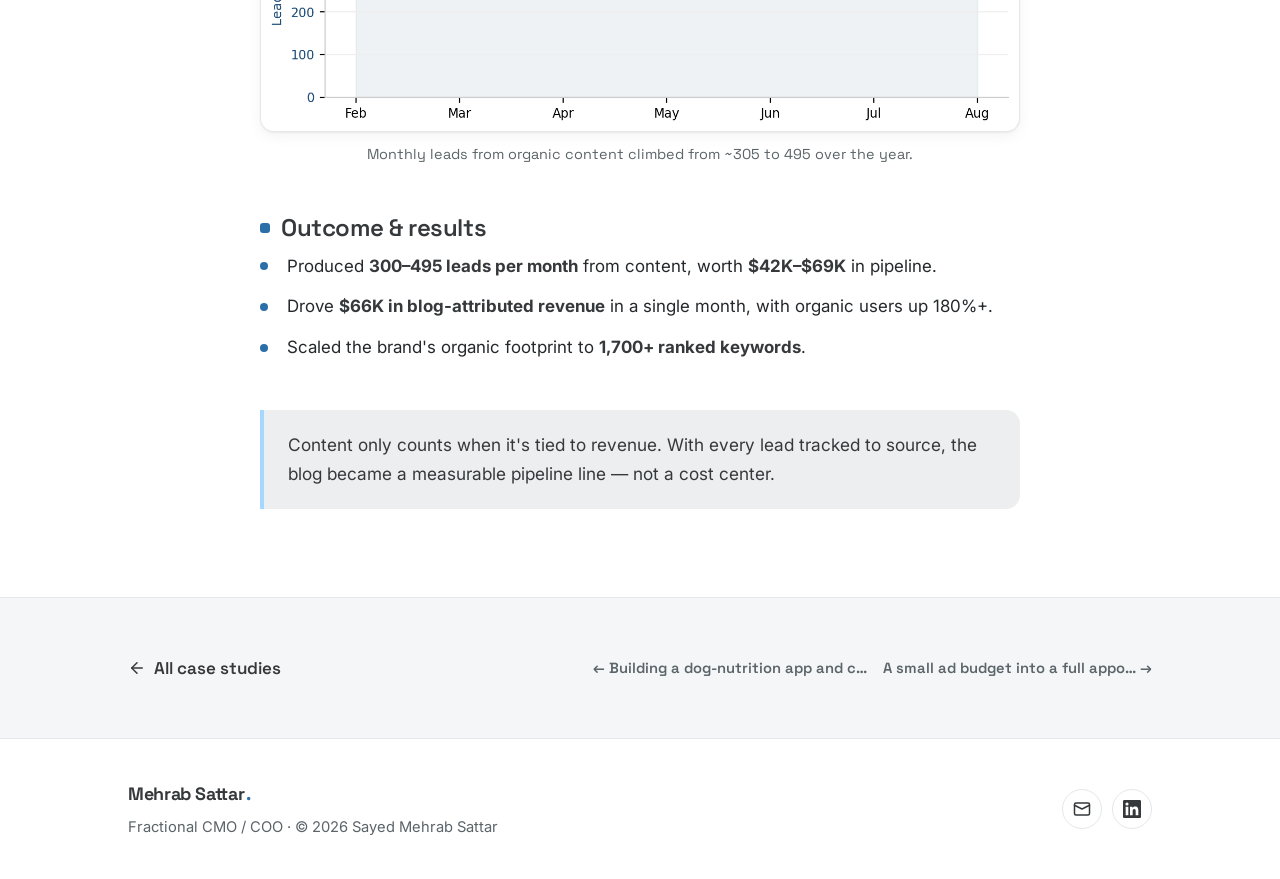
<file: projects/amazon-fba-education.html>
<!DOCTYPE html>
<html lang="en">
<head>
  <meta charset="UTF-8" />
  <meta name="viewport" content="width=device-width, initial-scale=1.0" />
  <title>Turning blog content into 300–495 leads a month — Sayed Mehrab Sattar</title>
  <meta name="description" content="A predictable, owned source of leads instead of leaning on paid. — case study by Sayed Mehrab Sattar." />
  <link rel="canonical" href="https://mehrabsattar.com/projects/amazon-fba-education.html" />
  <meta property="og:type" content="article" />
  <meta property="og:title" content="Turning blog content into 300–495 leads a month — Sayed Mehrab Sattar" />
  <meta property="og:description" content="A predictable, owned source of leads instead of leaning on paid. — case study by Sayed Mehrab Sattar." />
  <link rel="icon" href="data:image/svg+xml,%3Csvg xmlns='http://www.w3.org/2000/svg' viewBox='0 0 32 32'%3E%3Crect width='32' height='32' rx='7' fill='%2335393C'/%3E%3Ctext x='16' y='22' font-family='Arial,sans-serif' font-size='16' font-weight='700' fill='%23A4D8FF' text-anchor='middle'%3EM%3C/text%3E%3C/svg%3E" />
  <link rel="preconnect" href="https://fonts.googleapis.com" />
  <link rel="preconnect" href="https://fonts.gstatic.com" crossorigin />
  <link href="https://fonts.googleapis.com/css2?family=Inter:wght@400;500;600&family=Space+Grotesk:wght@500;600;700&display=swap" rel="stylesheet" />
  <link rel="stylesheet" href="../assets/css/style.css" />
</head>
<body>
  <a class="skip-link" href="#main">Skip to content</a>

  <header class="site-header">
    <div class="wrap nav">
      <a href="../index.html" class="brand">Mehrab Sattar<span class="dot">.</span></a>
      <button class="nav-toggle" aria-label="Toggle menu" aria-expanded="false" aria-controls="nav-menu">
        <span></span><span></span><span></span>
      </button>
      <div class="nav-menu" id="nav-menu">
        <ul class="nav-links">
          <li><a href="../index.html#about">About</a></li>
          <li><a href="../index.html#expertise">Expertise</a></li>
          <li><a href="../index.html#work">Work</a></li>
          <li><a href="../index.html#testimonials">Testimonials</a></li>
          <li><a href="../index.html#contact">Contact</a></li>
        </ul>
        <div class="nav-cta">
          <a href="../assets/Sayed-Mehrab-Sattar-CV.pdf" class="btn btn--accent" download>Résumé</a>
        </div>
      </div>
    </div>
  </header>

  <main id="main">
    <section class="cs-hero">
      <div class="wrap">
        <nav class="breadcrumb" aria-label="Breadcrumb">
          <a href="../index.html">Home</a><span class="sep">/</span>
          <a href="../index.html#work">Work</a><span class="sep">/</span>
          <span>Amazon-FBA education brand · US</span>
        </nav>
        <p class="cs-cat">Amazon-FBA education brand · US</p>
        <h1>Turning blog content into 300–495 leads a month</h1>
        <p class="cs-sub">A predictable, owned source of leads instead of leaning on paid.</p>
        <div class="cs-role-line">
          <span class="chip">Role: SEO &amp; content lead</span>
          <span class="chip">Blog-funnel tracking via Hyros</span>
          <span class="chip">Competitive FBA niche</span>
        </div>
      </div>
    </section>

    <section class="section cs-metrics">
      <div class="wrap">
        <div class="metrics-row">
          <div class="metric"><div class="num">300–495</div><div class="lbl">leads per month</div></div>
          <div class="metric"><div class="num"><span class="accent">$42–69K</span></div><div class="lbl">monthly pipeline</div></div>
          <div class="metric"><div class="num"><span class="accent">$66K</span></div><div class="lbl">best month</div></div>
          <div class="metric"><div class="num">1,700+</div><div class="lbl">ranked keywords</div></div>
        </div>
      </div>
    </section>

    <section class="cs-body">
      <div class="wrap">
        <div class="cs-layout">
          <div class="cs-block reveal">
            <h2>Problem &amp; context</h2>
            <p>An education brand in the competitive Amazon-FBA niche needed a predictable, owned source of leads instead of leaning on paid channels.</p>
          </div>
          <div class="cs-block reveal">
            <h2>My role</h2>
            <p>SEO and content lead, with blog-funnel revenue tracking via Hyros.</p>
          </div>
          <div class="cs-block reveal">
            <h2>Process &amp; approach</h2>
            <ul>
              <li>Built a blog content engine mapped to buyer intent, so content attracted people close to a purchase decision.</li>
              <li>Optimized on-page SEO and internal linking, then layered in backlink campaigns to build authority.</li>
              <li>Tracked every lead and sale back to source, so content was measured on pipeline — not pageviews.</li>
            </ul>
          </div>
          <figure class="cs-figure reveal">
            <img src="../assets/img/amazon-fba-monthly-leads.png" alt="Monthly leads from organic content climbed from ~305 to 495 over the year." loading="lazy" />
            <figcaption>Monthly leads from organic content climbed from ~305 to 495 over the year.</figcaption>
          </figure>

          <div class="cs-block reveal">
            <h2>Outcome &amp; results</h2>
            <ul>
              <li>Produced <strong>300–495 leads per month</strong> from content, worth <strong>$42K–$69K</strong> in pipeline.</li>
              <li>Drove <strong>$66K in blog-attributed revenue</strong> in a single month, with organic users up 180%+.</li>
              <li>Scaled the brand's organic footprint to <strong>1,700+ ranked keywords</strong>.</li>
            </ul>
          </div>
          <div class="cs-callout reveal">Content only counts when it's tied to revenue. With every lead tracked to source, the blog became a measurable pipeline line — not a cost center.</div>
        </div>
      </div>
    </section>

    <section class="cs-nav">
      <div class="wrap">
        <a class="back" href="../index.html#work">
          <svg viewBox="0 0 24 24" width="18" height="18" fill="none" stroke="currentColor" stroke-width="2" stroke-linecap="round" stroke-linejoin="round"><line x1="19" y1="12" x2="5" y2="12"/><polyline points="12 19 5 12 12 5"/></svg>
          All case studies
        </a>
        <div class="cs-pager">
          <a href="rawpawiq-nutrition-app.html">← Building a dog-nutrition app and c…</a>
          <a href="physiotherapy-clinic.html">A small ad budget into a full appo… →</a>
        </div>
      </div>
    </section>
  </main>

  <footer class="site-footer">
    <div class="wrap footer-grid">
      <div>
        <a href="../index.html" class="brand">Mehrab Sattar<span class="dot">.</span></a>
        <p class="muted" style="margin:.4rem 0 0;">Fractional CMO / COO · © <span data-year>2026</span> Sayed Mehrab Sattar</p>
      </div>
      <div class="footer-social">
        <a href="mailto:mehrab.sattar@gmail.com" aria-label="Email"><svg viewBox="0 0 24 24" fill="none" stroke="currentColor" stroke-width="2" stroke-linecap="round" stroke-linejoin="round"><rect x="2" y="4" width="20" height="16" rx="2"/><path d="m22 7-10 5L2 7"/></svg></a>
        <a href="https://www.linkedin.com/in/mehrabsattar" target="_blank" rel="noopener" aria-label="LinkedIn"><svg viewBox="0 0 24 24" fill="currentColor"><path d="M20.45 20.45h-3.56v-5.57c0-1.33-.02-3.04-1.85-3.04-1.85 0-2.14 1.45-2.14 2.94v5.67H9.34V9h3.42v1.56h.05c.48-.9 1.64-1.85 3.37-1.85 3.6 0 4.27 2.37 4.27 5.46v6.28zM5.34 7.43a2.07 2.07 0 1 1 0-4.14 2.07 2.07 0 0 1 0 4.14zM7.12 20.45H3.56V9h3.56v11.45zM22.22 0H1.77C.79 0 0 .77 0 1.72v20.56C0 23.23.79 24 1.77 24h20.45c.98 0 1.78-.77 1.78-1.72V1.72C24 .77 23.2 0 22.22 0z"/></svg></a>
      </div>
    </div>
  </footer>

  <script src="../assets/js/main.js"></script>
</body>
</html>
</file>
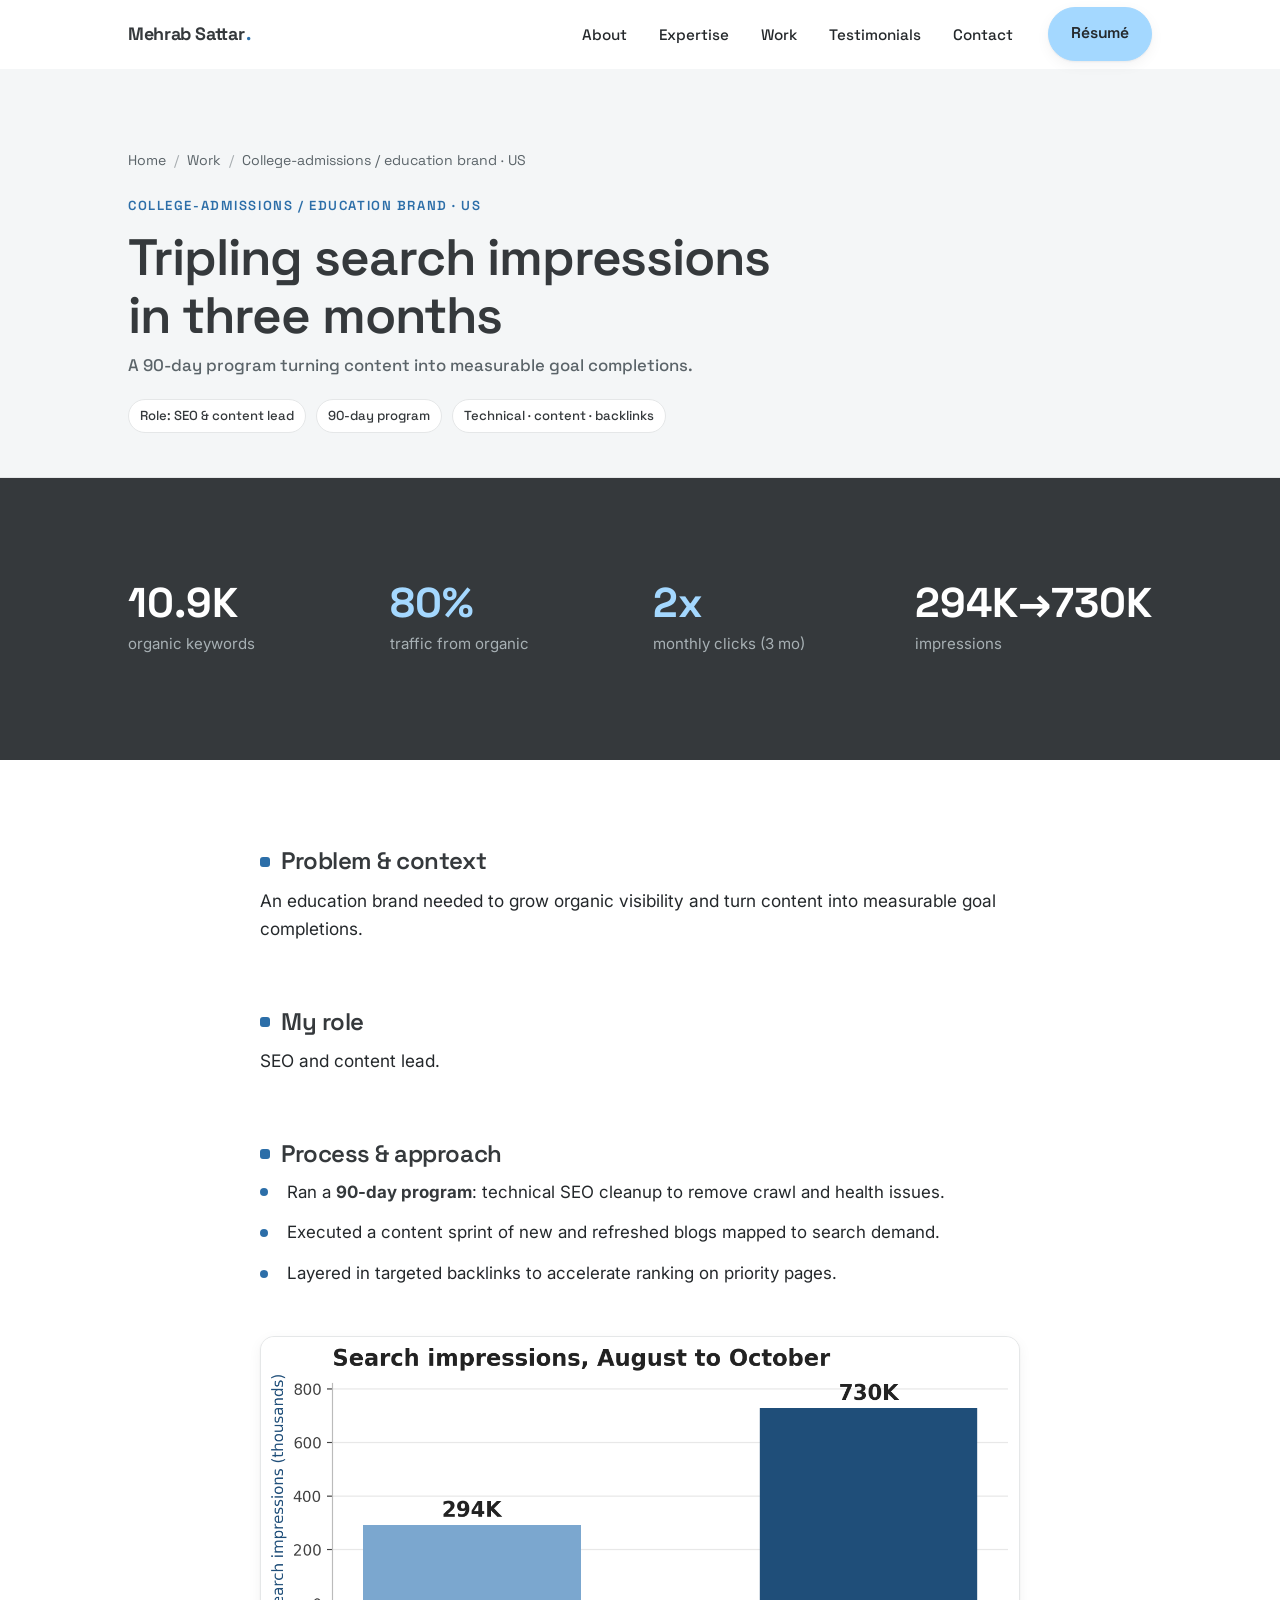
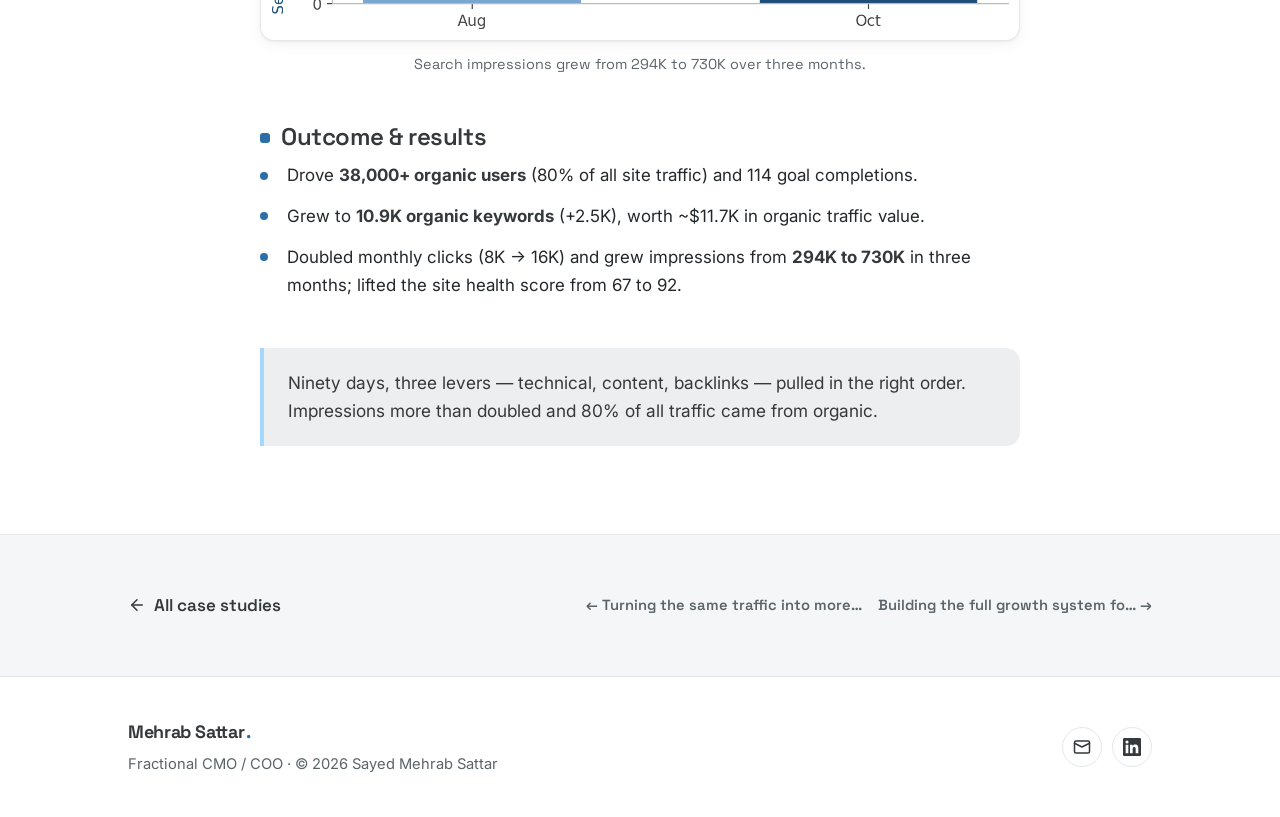
<file: projects/college-admissions.html>
<!DOCTYPE html>
<html lang="en">
<head>
  <meta charset="UTF-8" />
  <meta name="viewport" content="width=device-width, initial-scale=1.0" />
  <title>Tripling search impressions in three months — Sayed Mehrab Sattar</title>
  <meta name="description" content="A 90-day program turning content into measurable goal completions. — case study by Sayed Mehrab Sattar." />
  <link rel="canonical" href="https://mehrabsattar.com/projects/college-admissions.html" />
  <meta property="og:type" content="article" />
  <meta property="og:title" content="Tripling search impressions in three months — Sayed Mehrab Sattar" />
  <meta property="og:description" content="A 90-day program turning content into measurable goal completions. — case study by Sayed Mehrab Sattar." />
  <link rel="icon" href="data:image/svg+xml,%3Csvg xmlns='http://www.w3.org/2000/svg' viewBox='0 0 32 32'%3E%3Crect width='32' height='32' rx='7' fill='%2335393C'/%3E%3Ctext x='16' y='22' font-family='Arial,sans-serif' font-size='16' font-weight='700' fill='%23A4D8FF' text-anchor='middle'%3EM%3C/text%3E%3C/svg%3E" />
  <link rel="preconnect" href="https://fonts.googleapis.com" />
  <link rel="preconnect" href="https://fonts.gstatic.com" crossorigin />
  <link href="https://fonts.googleapis.com/css2?family=Inter:wght@400;500;600&family=Space+Grotesk:wght@500;600;700&display=swap" rel="stylesheet" />
  <link rel="stylesheet" href="../assets/css/style.css" />
</head>
<body>
  <a class="skip-link" href="#main">Skip to content</a>

  <header class="site-header">
    <div class="wrap nav">
      <a href="../index.html" class="brand">Mehrab Sattar<span class="dot">.</span></a>
      <button class="nav-toggle" aria-label="Toggle menu" aria-expanded="false" aria-controls="nav-menu">
        <span></span><span></span><span></span>
      </button>
      <div class="nav-menu" id="nav-menu">
        <ul class="nav-links">
          <li><a href="../index.html#about">About</a></li>
          <li><a href="../index.html#expertise">Expertise</a></li>
          <li><a href="../index.html#work">Work</a></li>
          <li><a href="../index.html#testimonials">Testimonials</a></li>
          <li><a href="../index.html#contact">Contact</a></li>
        </ul>
        <div class="nav-cta">
          <a href="../assets/Sayed-Mehrab-Sattar-CV.pdf" class="btn btn--accent" download>Résumé</a>
        </div>
      </div>
    </div>
  </header>

  <main id="main">
    <section class="cs-hero">
      <div class="wrap">
        <nav class="breadcrumb" aria-label="Breadcrumb">
          <a href="../index.html">Home</a><span class="sep">/</span>
          <a href="../index.html#work">Work</a><span class="sep">/</span>
          <span>College-admissions / education brand · US</span>
        </nav>
        <p class="cs-cat">College-admissions / education brand · US</p>
        <h1>Tripling search impressions in three months</h1>
        <p class="cs-sub">A 90-day program turning content into measurable goal completions.</p>
        <div class="cs-role-line">
          <span class="chip">Role: SEO &amp; content lead</span>
          <span class="chip">90-day program</span>
          <span class="chip">Technical · content · backlinks</span>
        </div>
      </div>
    </section>

    <section class="section cs-metrics">
      <div class="wrap">
        <div class="metrics-row">
          <div class="metric"><div class="num">10.9K</div><div class="lbl">organic keywords</div></div>
          <div class="metric"><div class="num"><span class="accent">80%</span></div><div class="lbl">traffic from organic</div></div>
          <div class="metric"><div class="num"><span class="accent">2x</span></div><div class="lbl">monthly clicks (3 mo)</div></div>
          <div class="metric"><div class="num">294K→730K</div><div class="lbl">impressions</div></div>
        </div>
      </div>
    </section>

    <section class="cs-body">
      <div class="wrap">
        <div class="cs-layout">
          <div class="cs-block reveal">
            <h2>Problem &amp; context</h2>
            <p>An education brand needed to grow organic visibility and turn content into measurable goal completions.</p>
          </div>
          <div class="cs-block reveal">
            <h2>My role</h2>
            <p>SEO and content lead.</p>
          </div>
          <div class="cs-block reveal">
            <h2>Process &amp; approach</h2>
            <ul>
              <li>Ran a <strong>90-day program</strong>: technical SEO cleanup to remove crawl and health issues.</li>
              <li>Executed a content sprint of new and refreshed blogs mapped to search demand.</li>
              <li>Layered in targeted backlinks to accelerate ranking on priority pages.</li>
            </ul>
          </div>
          <figure class="cs-figure reveal">
            <img src="../assets/img/college-admissions-impressions.png" alt="Search impressions grew from 294K to 730K over three months." loading="lazy" />
            <figcaption>Search impressions grew from 294K to 730K over three months.</figcaption>
          </figure>

          <div class="cs-block reveal">
            <h2>Outcome &amp; results</h2>
            <ul>
              <li>Drove <strong>38,000+ organic users</strong> (80% of all site traffic) and 114 goal completions.</li>
              <li>Grew to <strong>10.9K organic keywords</strong> (+2.5K), worth ~$11.7K in organic traffic value.</li>
              <li>Doubled monthly clicks (8K → 16K) and grew impressions from <strong>294K to 730K</strong> in three months; lifted the site health score from 67 to 92.</li>
            </ul>
          </div>
          <div class="cs-callout reveal">Ninety days, three levers — technical, content, backlinks — pulled in the right order. Impressions more than doubled and 80% of all traffic came from organic.</div>
        </div>
      </div>
    </section>

    <section class="cs-nav">
      <div class="wrap">
        <a class="back" href="../index.html#work">
          <svg viewBox="0 0 24 24" width="18" height="18" fill="none" stroke="currentColor" stroke-width="2" stroke-linecap="round" stroke-linejoin="round"><line x1="19" y1="12" x2="5" y2="12"/><polyline points="12 19 5 12 12 5"/></svg>
          All case studies
        </a>
        <div class="cs-pager">
          <a href="shopify-store.html">← Turning the same traffic into more…</a>
          <a href="fitness-studio.html">Building the full growth system fo… →</a>
        </div>
      </div>
    </section>
  </main>

  <footer class="site-footer">
    <div class="wrap footer-grid">
      <div>
        <a href="../index.html" class="brand">Mehrab Sattar<span class="dot">.</span></a>
        <p class="muted" style="margin:.4rem 0 0;">Fractional CMO / COO · © <span data-year>2026</span> Sayed Mehrab Sattar</p>
      </div>
      <div class="footer-social">
        <a href="mailto:mehrab.sattar@gmail.com" aria-label="Email"><svg viewBox="0 0 24 24" fill="none" stroke="currentColor" stroke-width="2" stroke-linecap="round" stroke-linejoin="round"><rect x="2" y="4" width="20" height="16" rx="2"/><path d="m22 7-10 5L2 7"/></svg></a>
        <a href="https://www.linkedin.com/in/mehrabsattar" target="_blank" rel="noopener" aria-label="LinkedIn"><svg viewBox="0 0 24 24" fill="currentColor"><path d="M20.45 20.45h-3.56v-5.57c0-1.33-.02-3.04-1.85-3.04-1.85 0-2.14 1.45-2.14 2.94v5.67H9.34V9h3.42v1.56h.05c.48-.9 1.64-1.85 3.37-1.85 3.6 0 4.27 2.37 4.27 5.46v6.28zM5.34 7.43a2.07 2.07 0 1 1 0-4.14 2.07 2.07 0 0 1 0 4.14zM7.12 20.45H3.56V9h3.56v11.45zM22.22 0H1.77C.79 0 0 .77 0 1.72v20.56C0 23.23.79 24 1.77 24h20.45c.98 0 1.78-.77 1.78-1.72V1.72C24 .77 23.2 0 22.22 0z"/></svg></a>
      </div>
    </div>
  </footer>

  <script src="../assets/js/main.js"></script>
</body>
</html>
</file>
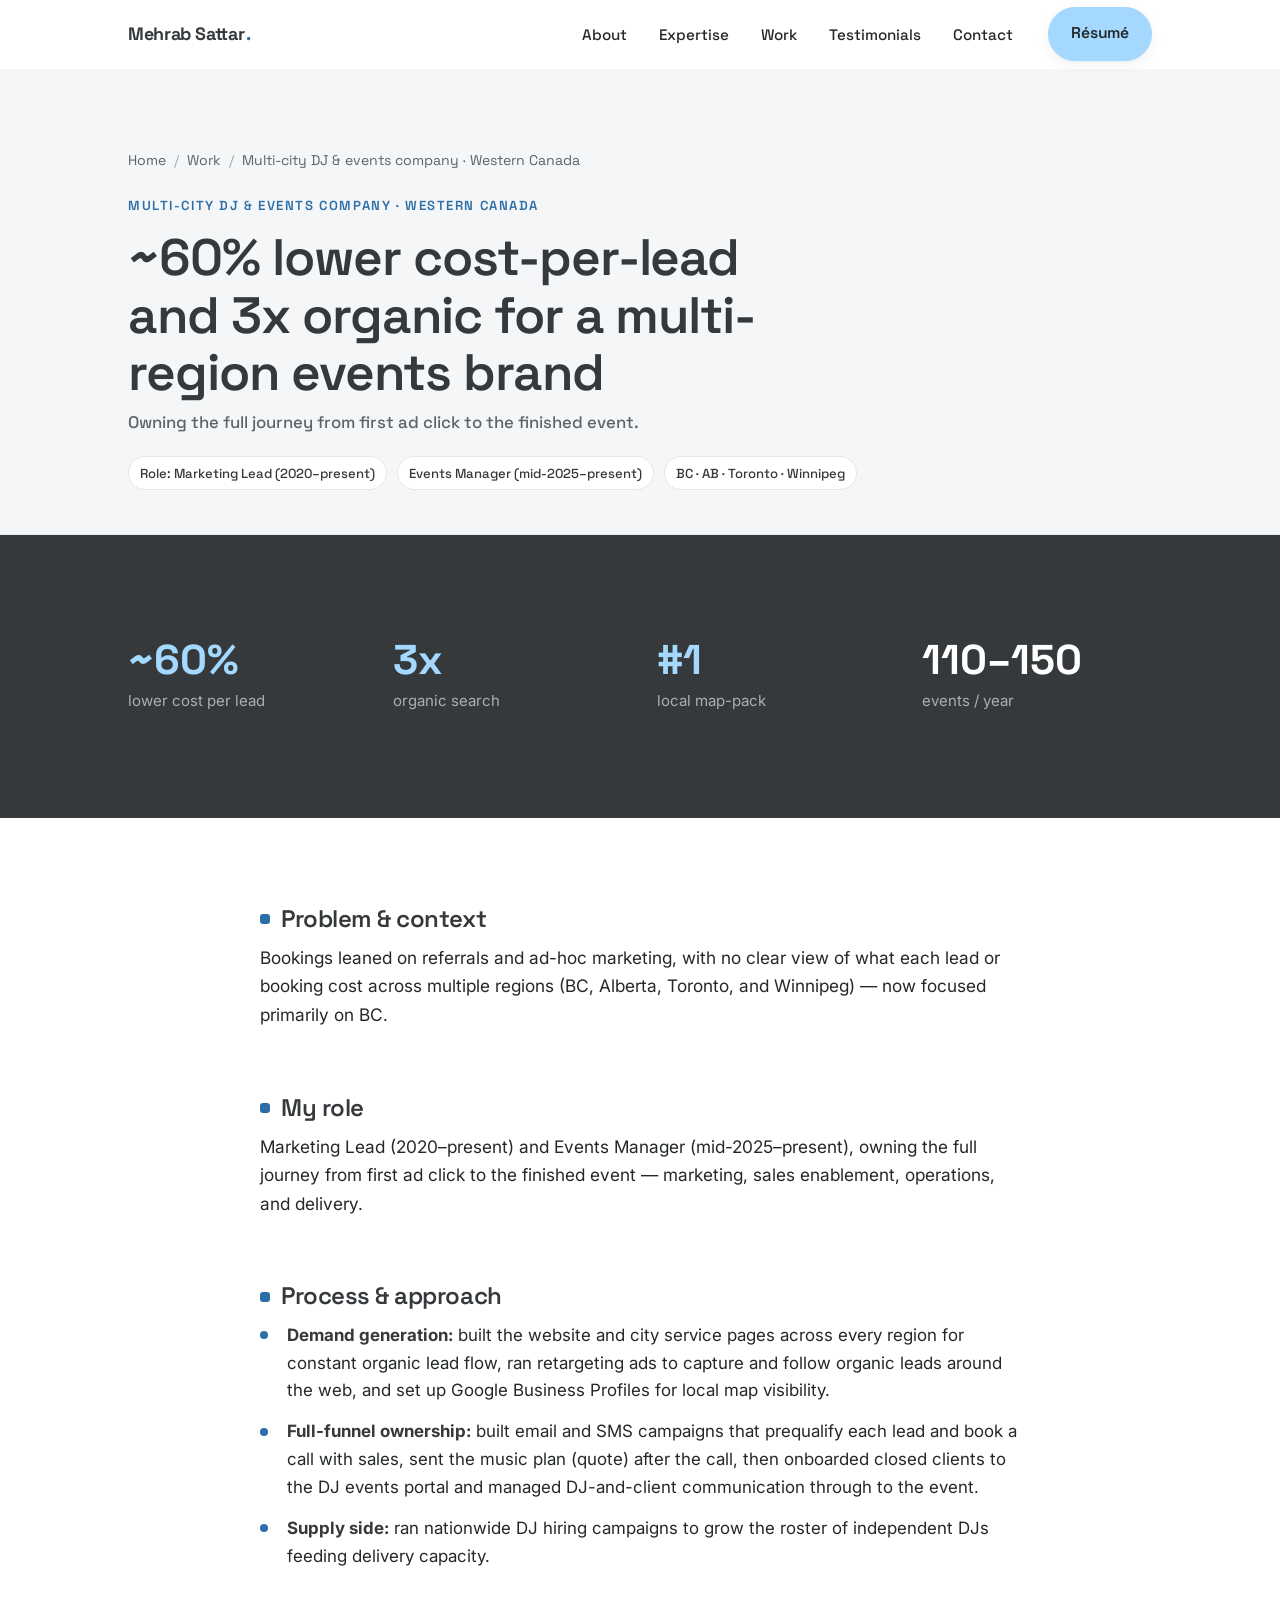
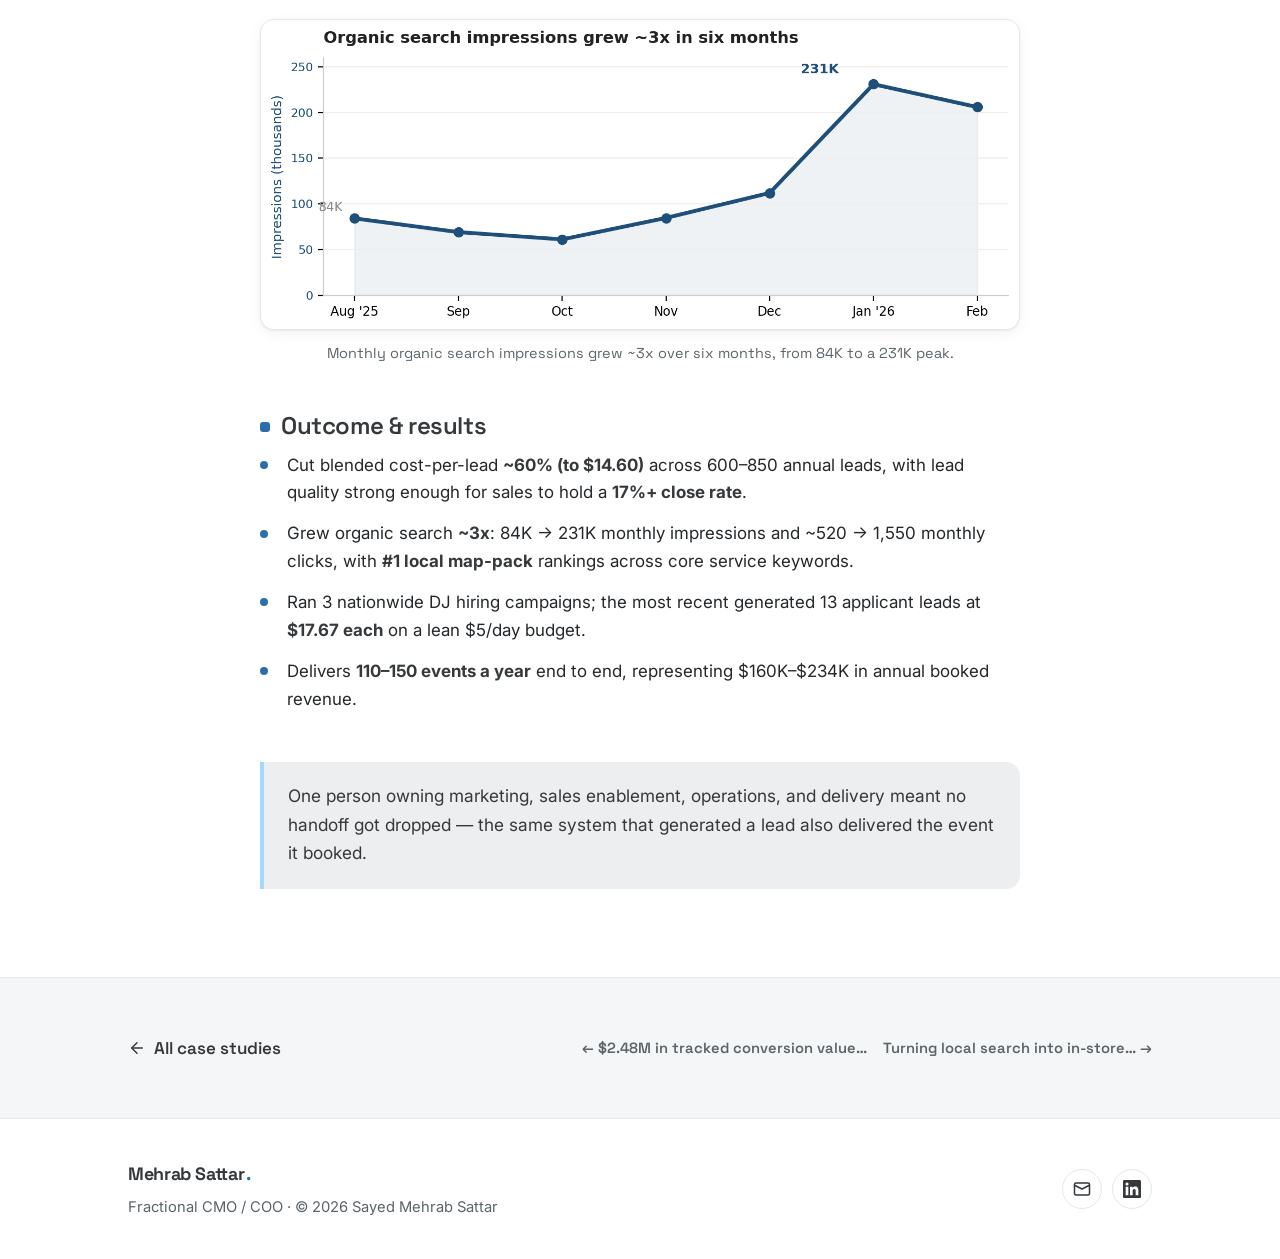
<file: projects/dj-events-company.html>
<!DOCTYPE html>
<html lang="en">
<head>
  <meta charset="UTF-8" />
  <meta name="viewport" content="width=device-width, initial-scale=1.0" />
  <title>~60% lower cost-per-lead and 3x organic for a multi-region events brand — Sayed Mehrab Sattar</title>
  <meta name="description" content="Owning the full journey from first ad click to the finished event. — case study by Sayed Mehrab Sattar." />
  <link rel="canonical" href="https://mehrabsattar.com/projects/dj-events-company.html" />
  <meta property="og:type" content="article" />
  <meta property="og:title" content="~60% lower cost-per-lead and 3x organic for a multi-region events brand — Sayed Mehrab Sattar" />
  <meta property="og:description" content="Owning the full journey from first ad click to the finished event. — case study by Sayed Mehrab Sattar." />
  <link rel="icon" href="data:image/svg+xml,%3Csvg xmlns='http://www.w3.org/2000/svg' viewBox='0 0 32 32'%3E%3Crect width='32' height='32' rx='7' fill='%2335393C'/%3E%3Ctext x='16' y='22' font-family='Arial,sans-serif' font-size='16' font-weight='700' fill='%23A4D8FF' text-anchor='middle'%3EM%3C/text%3E%3C/svg%3E" />
  <link rel="preconnect" href="https://fonts.googleapis.com" />
  <link rel="preconnect" href="https://fonts.gstatic.com" crossorigin />
  <link href="https://fonts.googleapis.com/css2?family=Inter:wght@400;500;600&family=Space+Grotesk:wght@500;600;700&display=swap" rel="stylesheet" />
  <link rel="stylesheet" href="../assets/css/style.css" />
</head>
<body>
  <a class="skip-link" href="#main">Skip to content</a>

  <header class="site-header">
    <div class="wrap nav">
      <a href="../index.html" class="brand">Mehrab Sattar<span class="dot">.</span></a>
      <button class="nav-toggle" aria-label="Toggle menu" aria-expanded="false" aria-controls="nav-menu">
        <span></span><span></span><span></span>
      </button>
      <div class="nav-menu" id="nav-menu">
        <ul class="nav-links">
          <li><a href="../index.html#about">About</a></li>
          <li><a href="../index.html#expertise">Expertise</a></li>
          <li><a href="../index.html#work">Work</a></li>
          <li><a href="../index.html#testimonials">Testimonials</a></li>
          <li><a href="../index.html#contact">Contact</a></li>
        </ul>
        <div class="nav-cta">
          <a href="../assets/Sayed-Mehrab-Sattar-CV.pdf" class="btn btn--accent" download>Résumé</a>
        </div>
      </div>
    </div>
  </header>

  <main id="main">
    <section class="cs-hero">
      <div class="wrap">
        <nav class="breadcrumb" aria-label="Breadcrumb">
          <a href="../index.html">Home</a><span class="sep">/</span>
          <a href="../index.html#work">Work</a><span class="sep">/</span>
          <span>Multi-city DJ &amp; events company · Western Canada</span>
        </nav>
        <p class="cs-cat">Multi-city DJ &amp; events company · Western Canada</p>
        <h1>~60% lower cost-per-lead and 3x organic for a multi-region events brand</h1>
        <p class="cs-sub">Owning the full journey from first ad click to the finished event.</p>
        <div class="cs-role-line">
          <span class="chip">Role: Marketing Lead (2020–present)</span>
          <span class="chip">Events Manager (mid-2025–present)</span>
          <span class="chip">BC · AB · Toronto · Winnipeg</span>
        </div>
      </div>
    </section>

    <section class="section cs-metrics">
      <div class="wrap">
        <div class="metrics-row">
          <div class="metric"><div class="num"><span class="accent">~60%</span></div><div class="lbl">lower cost per lead</div></div>
          <div class="metric"><div class="num"><span class="accent">3x</span></div><div class="lbl">organic search</div></div>
          <div class="metric"><div class="num"><span class="accent">#1</span></div><div class="lbl">local map-pack</div></div>
          <div class="metric"><div class="num">110–150</div><div class="lbl">events / year</div></div>
        </div>
      </div>
    </section>

    <section class="cs-body">
      <div class="wrap">
        <div class="cs-layout">
          <div class="cs-block reveal">
            <h2>Problem &amp; context</h2>
            <p>Bookings leaned on referrals and ad-hoc marketing, with no clear view of what each lead or booking cost across multiple regions (BC, Alberta, Toronto, and Winnipeg) — now focused primarily on BC.</p>
          </div>
          <div class="cs-block reveal">
            <h2>My role</h2>
            <p>Marketing Lead (2020–present) and Events Manager (mid-2025–present), owning the full journey from first ad click to the finished event — marketing, sales enablement, operations, and delivery.</p>
          </div>
          <div class="cs-block reveal">
            <h2>Process &amp; approach</h2>
            <ul>
              <li><strong>Demand generation:</strong> built the website and city service pages across every region for constant organic lead flow, ran retargeting ads to capture and follow organic leads around the web, and set up Google Business Profiles for local map visibility.</li>
              <li><strong>Full-funnel ownership:</strong> built email and SMS campaigns that prequalify each lead and book a call with sales, sent the music plan (quote) after the call, then onboarded closed clients to the DJ events portal and managed DJ-and-client communication through to the event.</li>
              <li><strong>Supply side:</strong> ran nationwide DJ hiring campaigns to grow the roster of independent DJs feeding delivery capacity.</li>
            </ul>
          </div>
          <figure class="cs-figure reveal">
            <img src="../assets/img/dj-events-organic-impressions.png" alt="Monthly organic search impressions grew ~3x over six months, from 84K to a 231K peak." loading="lazy" />
            <figcaption>Monthly organic search impressions grew ~3x over six months, from 84K to a 231K peak.</figcaption>
          </figure>

          <div class="cs-block reveal">
            <h2>Outcome &amp; results</h2>
            <ul>
              <li>Cut blended cost-per-lead <strong>~60% (to $14.60)</strong> across 600–850 annual leads, with lead quality strong enough for sales to hold a <strong>17%+ close rate</strong>.</li>
              <li>Grew organic search <strong>~3x</strong>: 84K → 231K monthly impressions and ~520 → 1,550 monthly clicks, with <strong>#1 local map-pack</strong> rankings across core service keywords.</li>
              <li>Ran 3 nationwide DJ hiring campaigns; the most recent generated 13 applicant leads at <strong>$17.67 each</strong> on a lean $5/day budget.</li>
              <li>Delivers <strong>110–150 events a year</strong> end to end, representing $160K–$234K in annual booked revenue.</li>
            </ul>
          </div>
          <div class="cs-callout reveal">One person owning marketing, sales enablement, operations, and delivery meant no handoff got dropped — the same system that generated a lead also delivered the event it booked.</div>
        </div>
      </div>
    </section>

    <section class="cs-nav">
      <div class="wrap">
        <a class="back" href="../index.html#work">
          <svg viewBox="0 0 24 24" width="18" height="18" fill="none" stroke="currentColor" stroke-width="2" stroke-linecap="round" stroke-linejoin="round"><line x1="19" y1="12" x2="5" y2="12"/><polyline points="12 19 5 12 12 5"/></svg>
          All case studies
        </a>
        <div class="cs-pager">
          <a href="fitness-equipment-ecommerce.html">← $2.48M in tracked conversion value…</a>
          <a href="retail-chain-local-seo.html">Turning local search into in-store… →</a>
        </div>
      </div>
    </section>
  </main>

  <footer class="site-footer">
    <div class="wrap footer-grid">
      <div>
        <a href="../index.html" class="brand">Mehrab Sattar<span class="dot">.</span></a>
        <p class="muted" style="margin:.4rem 0 0;">Fractional CMO / COO · © <span data-year>2026</span> Sayed Mehrab Sattar</p>
      </div>
      <div class="footer-social">
        <a href="mailto:mehrab.sattar@gmail.com" aria-label="Email"><svg viewBox="0 0 24 24" fill="none" stroke="currentColor" stroke-width="2" stroke-linecap="round" stroke-linejoin="round"><rect x="2" y="4" width="20" height="16" rx="2"/><path d="m22 7-10 5L2 7"/></svg></a>
        <a href="https://www.linkedin.com/in/mehrabsattar" target="_blank" rel="noopener" aria-label="LinkedIn"><svg viewBox="0 0 24 24" fill="currentColor"><path d="M20.45 20.45h-3.56v-5.57c0-1.33-.02-3.04-1.85-3.04-1.85 0-2.14 1.45-2.14 2.94v5.67H9.34V9h3.42v1.56h.05c.48-.9 1.64-1.85 3.37-1.85 3.6 0 4.27 2.37 4.27 5.46v6.28zM5.34 7.43a2.07 2.07 0 1 1 0-4.14 2.07 2.07 0 0 1 0 4.14zM7.12 20.45H3.56V9h3.56v11.45zM22.22 0H1.77C.79 0 0 .77 0 1.72v20.56C0 23.23.79 24 1.77 24h20.45c.98 0 1.78-.77 1.78-1.72V1.72C24 .77 23.2 0 22.22 0z"/></svg></a>
      </div>
    </div>
  </footer>

  <script src="../assets/js/main.js"></script>
</body>
</html>
</file>
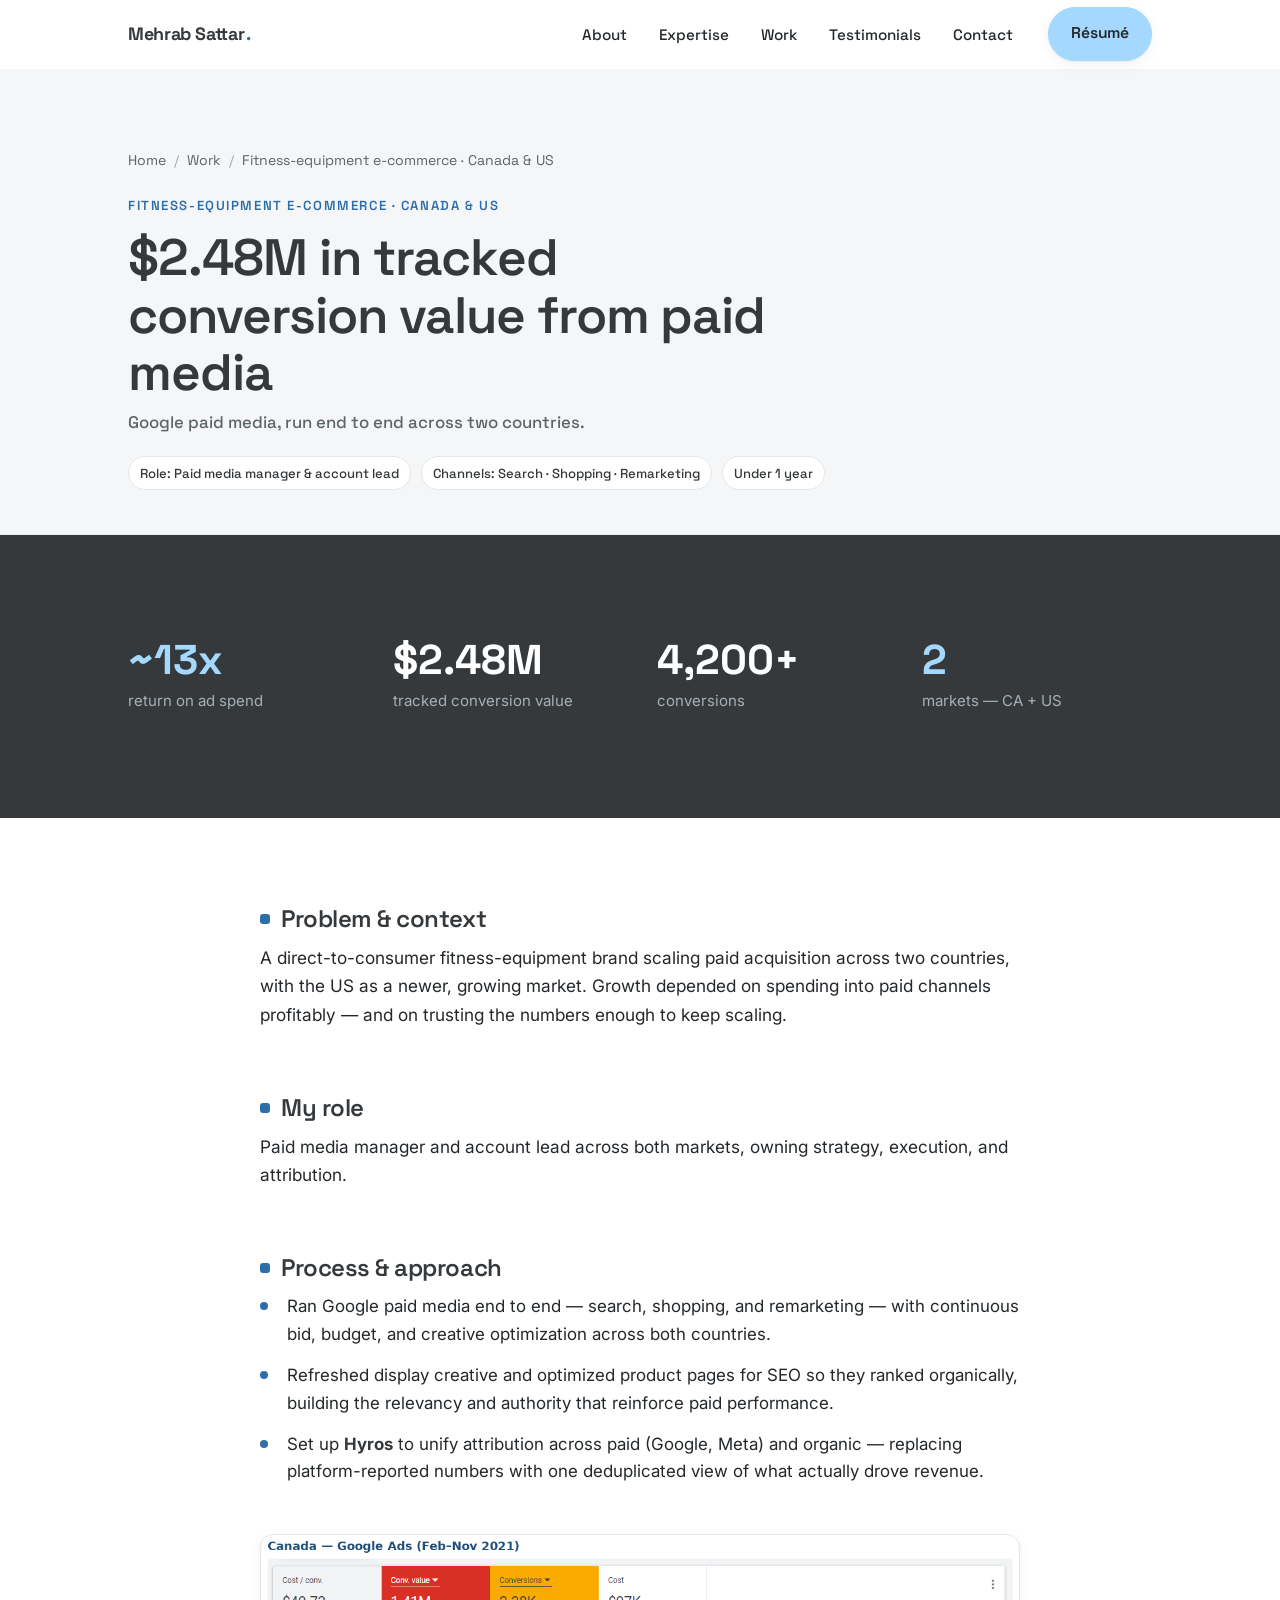
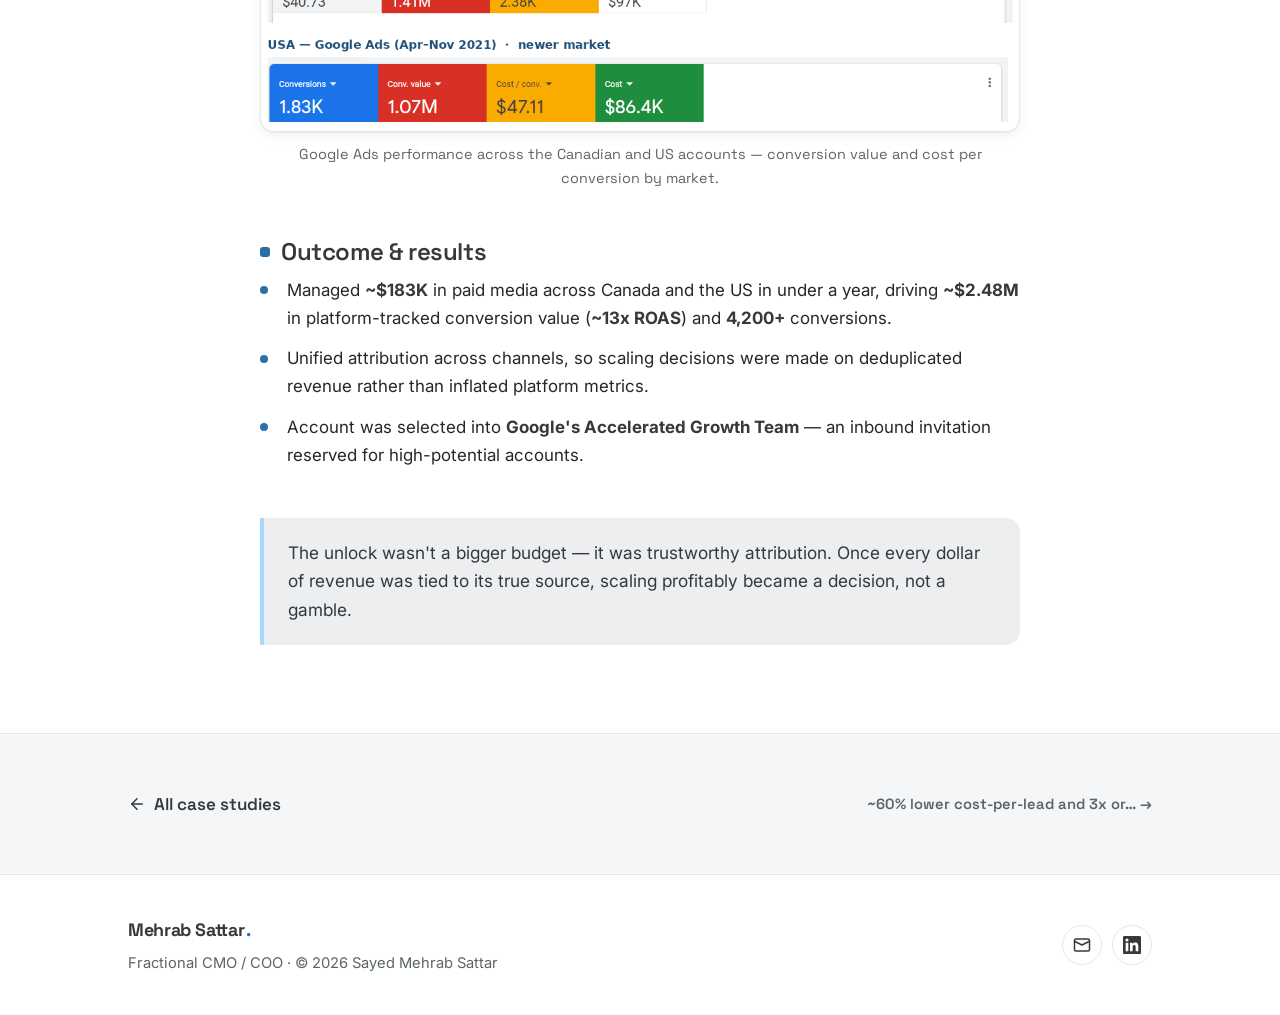
<file: projects/fitness-equipment-ecommerce.html>
<!DOCTYPE html>
<html lang="en">
<head>
  <meta charset="UTF-8" />
  <meta name="viewport" content="width=device-width, initial-scale=1.0" />
  <title>$2.48M in tracked conversion value from paid media — Sayed Mehrab Sattar</title>
  <meta name="description" content="Google paid media, run end to end across two countries. — case study by Sayed Mehrab Sattar." />
  <link rel="canonical" href="https://mehrabsattar.com/projects/fitness-equipment-ecommerce.html" />
  <meta property="og:type" content="article" />
  <meta property="og:title" content="$2.48M in tracked conversion value from paid media — Sayed Mehrab Sattar" />
  <meta property="og:description" content="Google paid media, run end to end across two countries. — case study by Sayed Mehrab Sattar." />
  <link rel="icon" href="data:image/svg+xml,%3Csvg xmlns='http://www.w3.org/2000/svg' viewBox='0 0 32 32'%3E%3Crect width='32' height='32' rx='7' fill='%2335393C'/%3E%3Ctext x='16' y='22' font-family='Arial,sans-serif' font-size='16' font-weight='700' fill='%23A4D8FF' text-anchor='middle'%3EM%3C/text%3E%3C/svg%3E" />
  <link rel="preconnect" href="https://fonts.googleapis.com" />
  <link rel="preconnect" href="https://fonts.gstatic.com" crossorigin />
  <link href="https://fonts.googleapis.com/css2?family=Inter:wght@400;500;600&family=Space+Grotesk:wght@500;600;700&display=swap" rel="stylesheet" />
  <link rel="stylesheet" href="../assets/css/style.css" />
</head>
<body>
  <a class="skip-link" href="#main">Skip to content</a>

  <header class="site-header">
    <div class="wrap nav">
      <a href="../index.html" class="brand">Mehrab Sattar<span class="dot">.</span></a>
      <button class="nav-toggle" aria-label="Toggle menu" aria-expanded="false" aria-controls="nav-menu">
        <span></span><span></span><span></span>
      </button>
      <div class="nav-menu" id="nav-menu">
        <ul class="nav-links">
          <li><a href="../index.html#about">About</a></li>
          <li><a href="../index.html#expertise">Expertise</a></li>
          <li><a href="../index.html#work">Work</a></li>
          <li><a href="../index.html#testimonials">Testimonials</a></li>
          <li><a href="../index.html#contact">Contact</a></li>
        </ul>
        <div class="nav-cta">
          <a href="../assets/Sayed-Mehrab-Sattar-CV.pdf" class="btn btn--accent" download>Résumé</a>
        </div>
      </div>
    </div>
  </header>

  <main id="main">
    <section class="cs-hero">
      <div class="wrap">
        <nav class="breadcrumb" aria-label="Breadcrumb">
          <a href="../index.html">Home</a><span class="sep">/</span>
          <a href="../index.html#work">Work</a><span class="sep">/</span>
          <span>Fitness-equipment e-commerce · Canada &amp; US</span>
        </nav>
        <p class="cs-cat">Fitness-equipment e-commerce · Canada &amp; US</p>
        <h1>$2.48M in tracked conversion value from paid media</h1>
        <p class="cs-sub">Google paid media, run end to end across two countries.</p>
        <div class="cs-role-line">
          <span class="chip">Role: Paid media manager &amp; account lead</span>
          <span class="chip">Channels: Search · Shopping · Remarketing</span>
          <span class="chip">Under 1 year</span>
        </div>
      </div>
    </section>

    <section class="section cs-metrics">
      <div class="wrap">
        <div class="metrics-row">
          <div class="metric"><div class="num"><span class="accent">~13x</span></div><div class="lbl">return on ad spend</div></div>
          <div class="metric"><div class="num">$2.48M</div><div class="lbl">tracked conversion value</div></div>
          <div class="metric"><div class="num">4,200+</div><div class="lbl">conversions</div></div>
          <div class="metric"><div class="num"><span class="accent">2</span></div><div class="lbl">markets — CA + US</div></div>
        </div>
      </div>
    </section>

    <section class="cs-body">
      <div class="wrap">
        <div class="cs-layout">
          <div class="cs-block reveal">
            <h2>Problem &amp; context</h2>
            <p>A direct-to-consumer fitness-equipment brand scaling paid acquisition across two countries, with the US as a newer, growing market. Growth depended on spending into paid channels profitably — and on trusting the numbers enough to keep scaling.</p>
          </div>
          <div class="cs-block reveal">
            <h2>My role</h2>
            <p>Paid media manager and account lead across both markets, owning strategy, execution, and attribution.</p>
          </div>
          <div class="cs-block reveal">
            <h2>Process &amp; approach</h2>
            <ul>
              <li>Ran Google paid media end to end — search, shopping, and remarketing — with continuous bid, budget, and creative optimization across both countries.</li>
              <li>Refreshed display creative and optimized product pages for SEO so they ranked organically, building the relevancy and authority that reinforce paid performance.</li>
              <li>Set up <strong>Hyros</strong> to unify attribution across paid (Google, Meta) and organic — replacing platform-reported numbers with one deduplicated view of what actually drove revenue.</li>
            </ul>
          </div>
          <figure class="cs-figure reveal">
            <img src="../assets/img/fitness-ecommerce-google-ads.png" alt="Google Ads performance across the Canadian and US accounts — conversion value and cost per conversion by market." loading="lazy" />
            <figcaption>Google Ads performance across the Canadian and US accounts — conversion value and cost per conversion by market.</figcaption>
          </figure>

          <div class="cs-block reveal">
            <h2>Outcome &amp; results</h2>
            <ul>
              <li>Managed <strong>~$183K</strong> in paid media across Canada and the US in under a year, driving <strong>~$2.48M</strong> in platform-tracked conversion value (<strong>~13x ROAS</strong>) and <strong>4,200+</strong> conversions.</li>
              <li>Unified attribution across channels, so scaling decisions were made on deduplicated revenue rather than inflated platform metrics.</li>
              <li>Account was selected into <strong>Google's Accelerated Growth Team</strong> — an inbound invitation reserved for high-potential accounts.</li>
            </ul>
          </div>
          <div class="cs-callout reveal">The unlock wasn't a bigger budget — it was trustworthy attribution. Once every dollar of revenue was tied to its true source, scaling profitably became a decision, not a gamble.</div>
        </div>
      </div>
    </section>

    <section class="cs-nav">
      <div class="wrap">
        <a class="back" href="../index.html#work">
          <svg viewBox="0 0 24 24" width="18" height="18" fill="none" stroke="currentColor" stroke-width="2" stroke-linecap="round" stroke-linejoin="round"><line x1="19" y1="12" x2="5" y2="12"/><polyline points="12 19 5 12 12 5"/></svg>
          All case studies
        </a>
        <div class="cs-pager">
          <a href="dj-events-company.html">~60% lower cost-per-lead and 3x or… →</a>
        </div>
      </div>
    </section>
  </main>

  <footer class="site-footer">
    <div class="wrap footer-grid">
      <div>
        <a href="../index.html" class="brand">Mehrab Sattar<span class="dot">.</span></a>
        <p class="muted" style="margin:.4rem 0 0;">Fractional CMO / COO · © <span data-year>2026</span> Sayed Mehrab Sattar</p>
      </div>
      <div class="footer-social">
        <a href="mailto:mehrab.sattar@gmail.com" aria-label="Email"><svg viewBox="0 0 24 24" fill="none" stroke="currentColor" stroke-width="2" stroke-linecap="round" stroke-linejoin="round"><rect x="2" y="4" width="20" height="16" rx="2"/><path d="m22 7-10 5L2 7"/></svg></a>
        <a href="https://www.linkedin.com/in/mehrabsattar" target="_blank" rel="noopener" aria-label="LinkedIn"><svg viewBox="0 0 24 24" fill="currentColor"><path d="M20.45 20.45h-3.56v-5.57c0-1.33-.02-3.04-1.85-3.04-1.85 0-2.14 1.45-2.14 2.94v5.67H9.34V9h3.42v1.56h.05c.48-.9 1.64-1.85 3.37-1.85 3.6 0 4.27 2.37 4.27 5.46v6.28zM5.34 7.43a2.07 2.07 0 1 1 0-4.14 2.07 2.07 0 0 1 0 4.14zM7.12 20.45H3.56V9h3.56v11.45zM22.22 0H1.77C.79 0 0 .77 0 1.72v20.56C0 23.23.79 24 1.77 24h20.45c.98 0 1.78-.77 1.78-1.72V1.72C24 .77 23.2 0 22.22 0z"/></svg></a>
      </div>
    </div>
  </footer>

  <script src="../assets/js/main.js"></script>
</body>
</html>
</file>
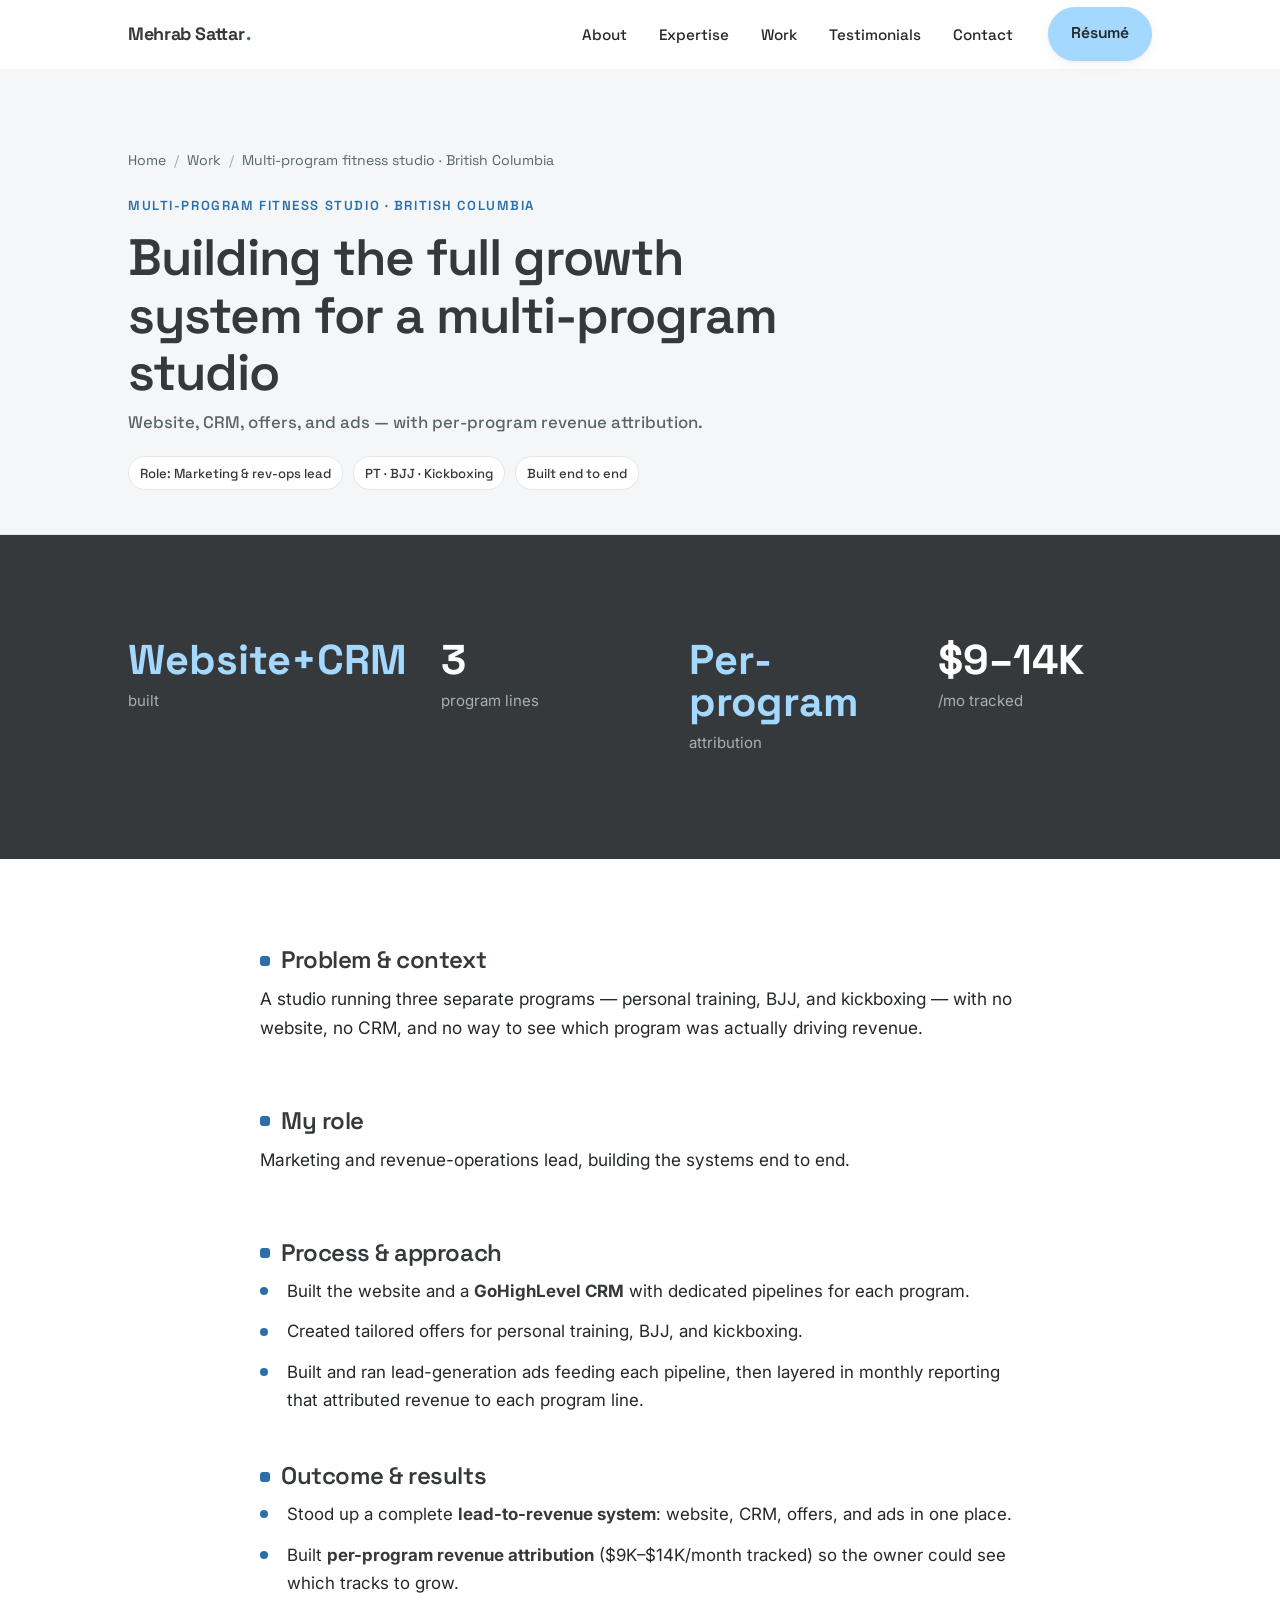
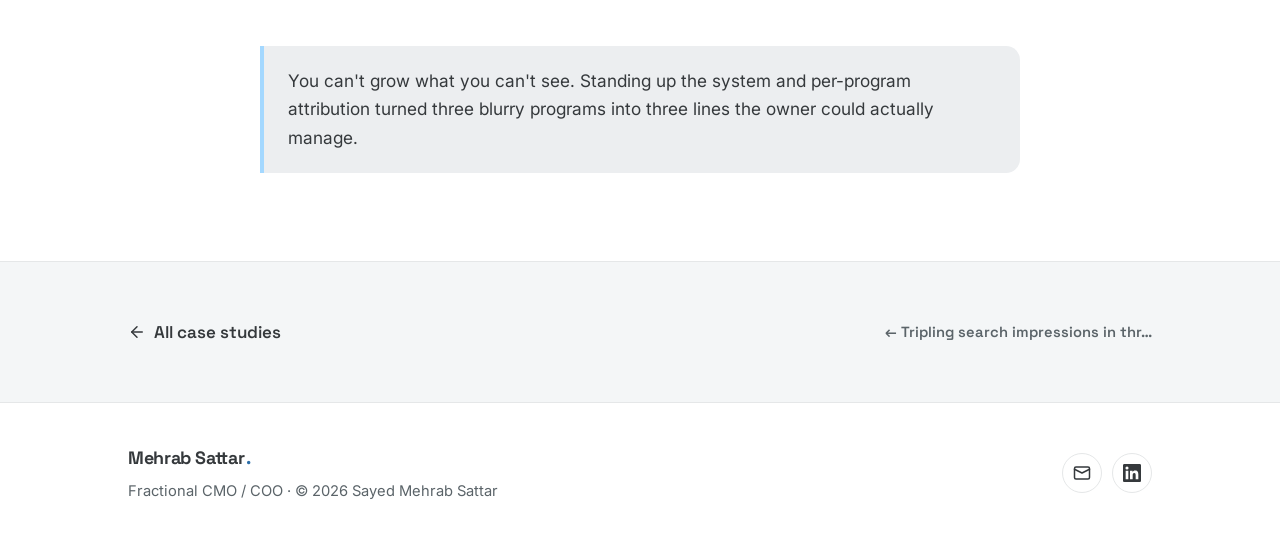
<file: projects/fitness-studio.html>
<!DOCTYPE html>
<html lang="en">
<head>
  <meta charset="UTF-8" />
  <meta name="viewport" content="width=device-width, initial-scale=1.0" />
  <title>Building the full growth system for a multi-program studio — Sayed Mehrab Sattar</title>
  <meta name="description" content="Website, CRM, offers, and ads — with per-program revenue attribution. — case study by Sayed Mehrab Sattar." />
  <link rel="canonical" href="https://mehrabsattar.com/projects/fitness-studio.html" />
  <meta property="og:type" content="article" />
  <meta property="og:title" content="Building the full growth system for a multi-program studio — Sayed Mehrab Sattar" />
  <meta property="og:description" content="Website, CRM, offers, and ads — with per-program revenue attribution. — case study by Sayed Mehrab Sattar." />
  <link rel="icon" href="data:image/svg+xml,%3Csvg xmlns='http://www.w3.org/2000/svg' viewBox='0 0 32 32'%3E%3Crect width='32' height='32' rx='7' fill='%2335393C'/%3E%3Ctext x='16' y='22' font-family='Arial,sans-serif' font-size='16' font-weight='700' fill='%23A4D8FF' text-anchor='middle'%3EM%3C/text%3E%3C/svg%3E" />
  <link rel="preconnect" href="https://fonts.googleapis.com" />
  <link rel="preconnect" href="https://fonts.gstatic.com" crossorigin />
  <link href="https://fonts.googleapis.com/css2?family=Inter:wght@400;500;600&family=Space+Grotesk:wght@500;600;700&display=swap" rel="stylesheet" />
  <link rel="stylesheet" href="../assets/css/style.css" />
</head>
<body>
  <a class="skip-link" href="#main">Skip to content</a>

  <header class="site-header">
    <div class="wrap nav">
      <a href="../index.html" class="brand">Mehrab Sattar<span class="dot">.</span></a>
      <button class="nav-toggle" aria-label="Toggle menu" aria-expanded="false" aria-controls="nav-menu">
        <span></span><span></span><span></span>
      </button>
      <div class="nav-menu" id="nav-menu">
        <ul class="nav-links">
          <li><a href="../index.html#about">About</a></li>
          <li><a href="../index.html#expertise">Expertise</a></li>
          <li><a href="../index.html#work">Work</a></li>
          <li><a href="../index.html#testimonials">Testimonials</a></li>
          <li><a href="../index.html#contact">Contact</a></li>
        </ul>
        <div class="nav-cta">
          <a href="../assets/Sayed-Mehrab-Sattar-CV.pdf" class="btn btn--accent" download>Résumé</a>
        </div>
      </div>
    </div>
  </header>

  <main id="main">
    <section class="cs-hero">
      <div class="wrap">
        <nav class="breadcrumb" aria-label="Breadcrumb">
          <a href="../index.html">Home</a><span class="sep">/</span>
          <a href="../index.html#work">Work</a><span class="sep">/</span>
          <span>Multi-program fitness studio · British Columbia</span>
        </nav>
        <p class="cs-cat">Multi-program fitness studio · British Columbia</p>
        <h1>Building the full growth system for a multi-program studio</h1>
        <p class="cs-sub">Website, CRM, offers, and ads — with per-program revenue attribution.</p>
        <div class="cs-role-line">
          <span class="chip">Role: Marketing &amp; rev-ops lead</span>
          <span class="chip">PT · BJJ · Kickboxing</span>
          <span class="chip">Built end to end</span>
        </div>
      </div>
    </section>

    <section class="section cs-metrics">
      <div class="wrap">
        <div class="metrics-row">
          <div class="metric"><div class="num"><span class="accent">Website+CRM</span></div><div class="lbl">built</div></div>
          <div class="metric"><div class="num">3</div><div class="lbl">program lines</div></div>
          <div class="metric"><div class="num"><span class="accent">Per-program</span></div><div class="lbl">attribution</div></div>
          <div class="metric"><div class="num">$9–14K</div><div class="lbl">/mo tracked</div></div>
        </div>
      </div>
    </section>

    <section class="cs-body">
      <div class="wrap">
        <div class="cs-layout">
          <div class="cs-block reveal">
            <h2>Problem &amp; context</h2>
            <p>A studio running three separate programs — personal training, BJJ, and kickboxing — with no website, no CRM, and no way to see which program was actually driving revenue.</p>
          </div>
          <div class="cs-block reveal">
            <h2>My role</h2>
            <p>Marketing and revenue-operations lead, building the systems end to end.</p>
          </div>
          <div class="cs-block reveal">
            <h2>Process &amp; approach</h2>
            <ul>
              <li>Built the website and a <strong>GoHighLevel CRM</strong> with dedicated pipelines for each program.</li>
              <li>Created tailored offers for personal training, BJJ, and kickboxing.</li>
              <li>Built and ran lead-generation ads feeding each pipeline, then layered in monthly reporting that attributed revenue to each program line.</li>
            </ul>
          </div>

          <div class="cs-block reveal">
            <h2>Outcome &amp; results</h2>
            <ul>
              <li>Stood up a complete <strong>lead-to-revenue system</strong>: website, CRM, offers, and ads in one place.</li>
              <li>Built <strong>per-program revenue attribution</strong> ($9K–$14K/month tracked) so the owner could see which tracks to grow.</li>
            </ul>
          </div>
          <div class="cs-callout reveal">You can't grow what you can't see. Standing up the system and per-program attribution turned three blurry programs into three lines the owner could actually manage.</div>
        </div>
      </div>
    </section>

    <section class="cs-nav">
      <div class="wrap">
        <a class="back" href="../index.html#work">
          <svg viewBox="0 0 24 24" width="18" height="18" fill="none" stroke="currentColor" stroke-width="2" stroke-linecap="round" stroke-linejoin="round"><line x1="19" y1="12" x2="5" y2="12"/><polyline points="12 19 5 12 12 5"/></svg>
          All case studies
        </a>
        <div class="cs-pager">
          <a href="college-admissions.html">← Tripling search impressions in thr…</a>
        </div>
      </div>
    </section>
  </main>

  <footer class="site-footer">
    <div class="wrap footer-grid">
      <div>
        <a href="../index.html" class="brand">Mehrab Sattar<span class="dot">.</span></a>
        <p class="muted" style="margin:.4rem 0 0;">Fractional CMO / COO · © <span data-year>2026</span> Sayed Mehrab Sattar</p>
      </div>
      <div class="footer-social">
        <a href="mailto:mehrab.sattar@gmail.com" aria-label="Email"><svg viewBox="0 0 24 24" fill="none" stroke="currentColor" stroke-width="2" stroke-linecap="round" stroke-linejoin="round"><rect x="2" y="4" width="20" height="16" rx="2"/><path d="m22 7-10 5L2 7"/></svg></a>
        <a href="https://www.linkedin.com/in/mehrabsattar" target="_blank" rel="noopener" aria-label="LinkedIn"><svg viewBox="0 0 24 24" fill="currentColor"><path d="M20.45 20.45h-3.56v-5.57c0-1.33-.02-3.04-1.85-3.04-1.85 0-2.14 1.45-2.14 2.94v5.67H9.34V9h3.42v1.56h.05c.48-.9 1.64-1.85 3.37-1.85 3.6 0 4.27 2.37 4.27 5.46v6.28zM5.34 7.43a2.07 2.07 0 1 1 0-4.14 2.07 2.07 0 0 1 0 4.14zM7.12 20.45H3.56V9h3.56v11.45zM22.22 0H1.77C.79 0 0 .77 0 1.72v20.56C0 23.23.79 24 1.77 24h20.45c.98 0 1.78-.77 1.78-1.72V1.72C24 .77 23.2 0 22.22 0z"/></svg></a>
      </div>
    </div>
  </footer>

  <script src="../assets/js/main.js"></script>
</body>
</html>
</file>
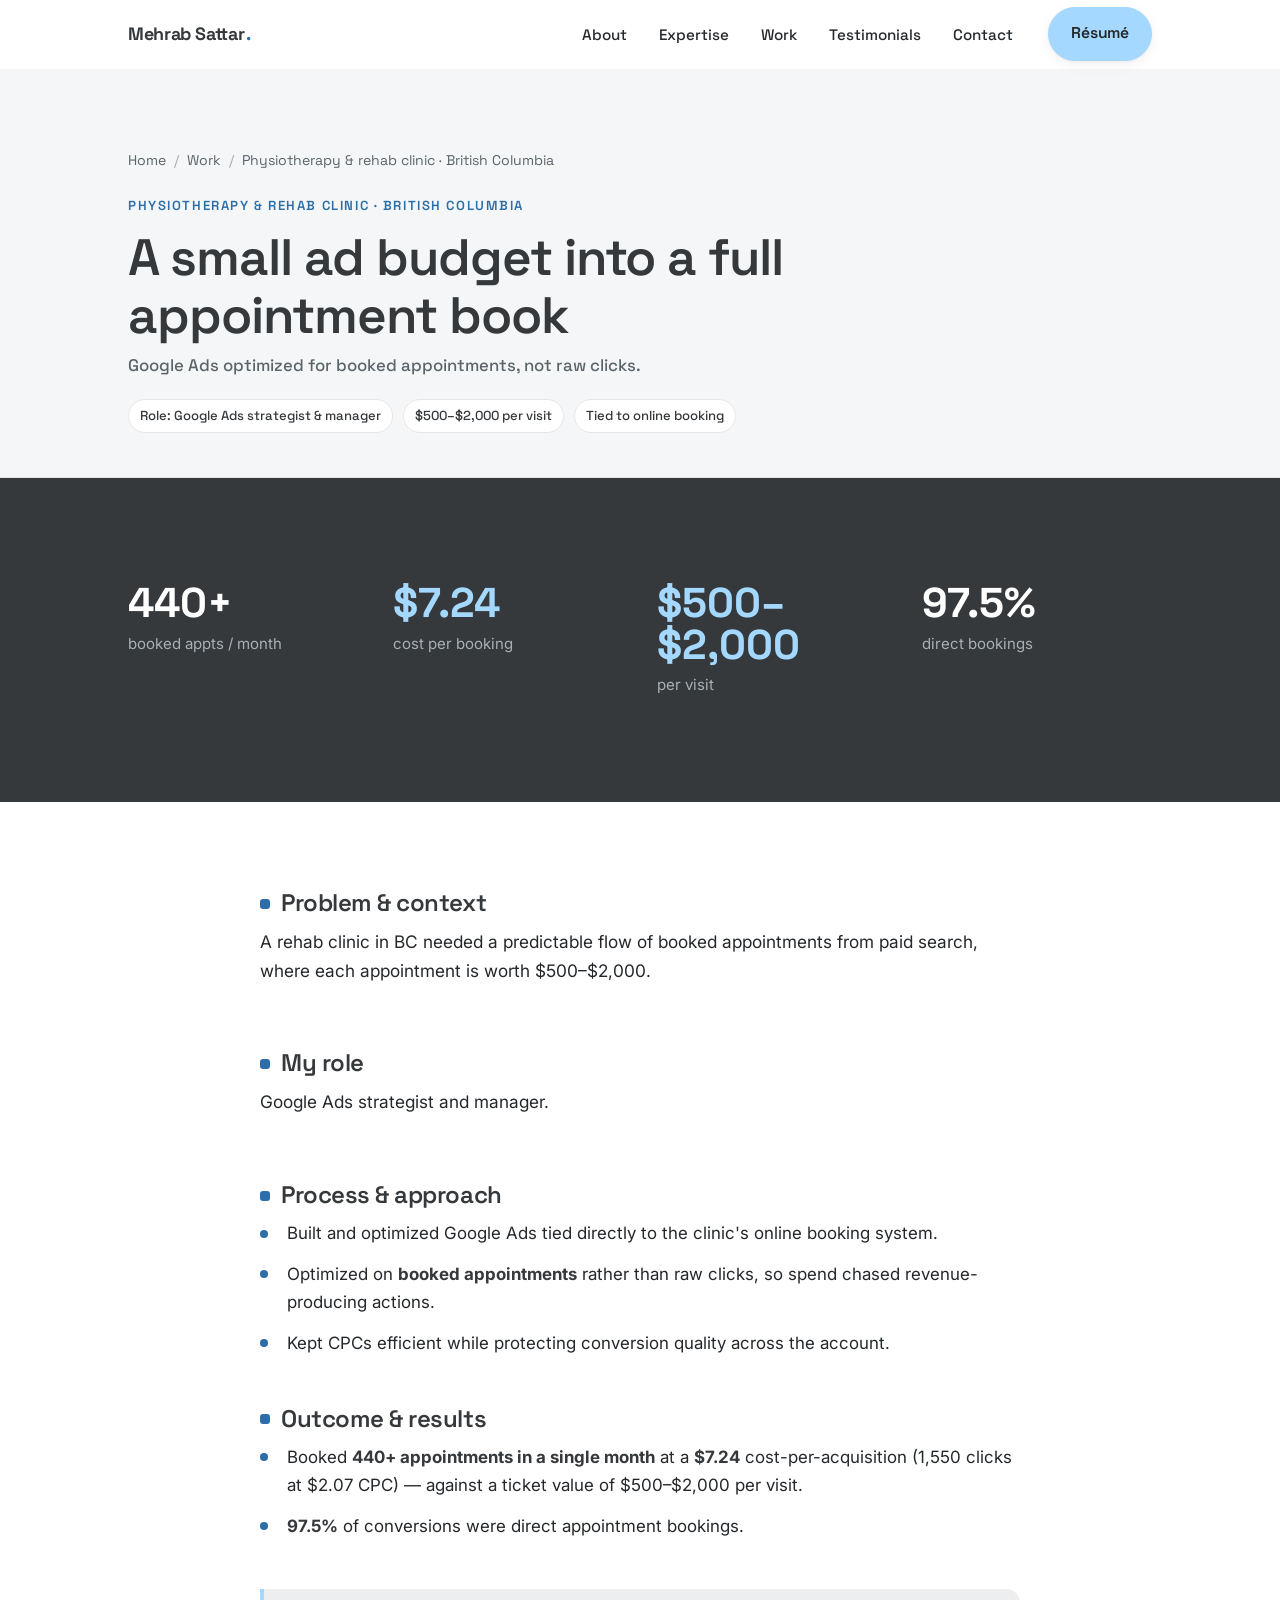
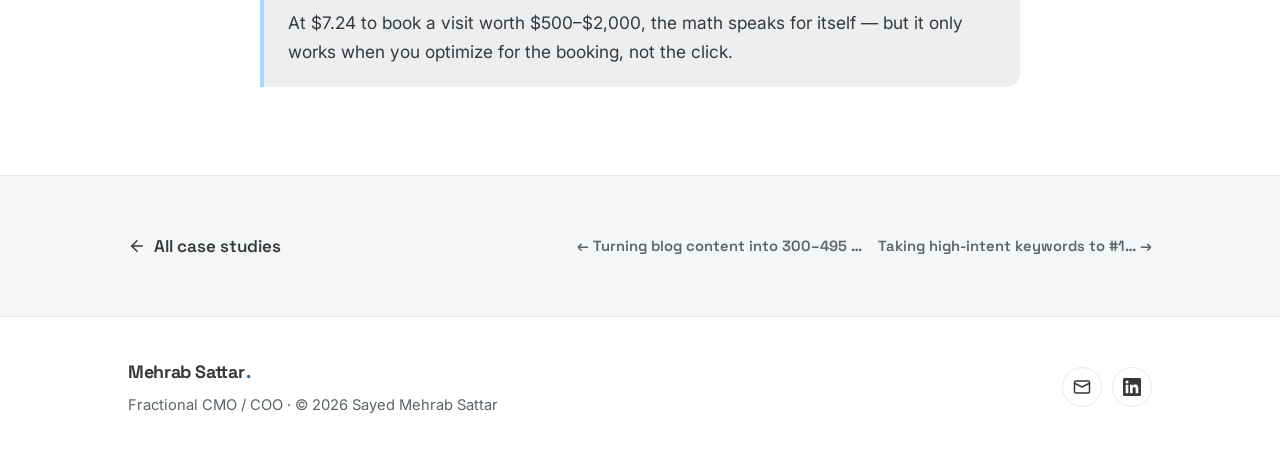
<file: projects/physiotherapy-clinic.html>
<!DOCTYPE html>
<html lang="en">
<head>
  <meta charset="UTF-8" />
  <meta name="viewport" content="width=device-width, initial-scale=1.0" />
  <title>A small ad budget into a full appointment book — Sayed Mehrab Sattar</title>
  <meta name="description" content="Google Ads optimized for booked appointments, not raw clicks. — case study by Sayed Mehrab Sattar." />
  <link rel="canonical" href="https://mehrabsattar.com/projects/physiotherapy-clinic.html" />
  <meta property="og:type" content="article" />
  <meta property="og:title" content="A small ad budget into a full appointment book — Sayed Mehrab Sattar" />
  <meta property="og:description" content="Google Ads optimized for booked appointments, not raw clicks. — case study by Sayed Mehrab Sattar." />
  <link rel="icon" href="data:image/svg+xml,%3Csvg xmlns='http://www.w3.org/2000/svg' viewBox='0 0 32 32'%3E%3Crect width='32' height='32' rx='7' fill='%2335393C'/%3E%3Ctext x='16' y='22' font-family='Arial,sans-serif' font-size='16' font-weight='700' fill='%23A4D8FF' text-anchor='middle'%3EM%3C/text%3E%3C/svg%3E" />
  <link rel="preconnect" href="https://fonts.googleapis.com" />
  <link rel="preconnect" href="https://fonts.gstatic.com" crossorigin />
  <link href="https://fonts.googleapis.com/css2?family=Inter:wght@400;500;600&family=Space+Grotesk:wght@500;600;700&display=swap" rel="stylesheet" />
  <link rel="stylesheet" href="../assets/css/style.css" />
</head>
<body>
  <a class="skip-link" href="#main">Skip to content</a>

  <header class="site-header">
    <div class="wrap nav">
      <a href="../index.html" class="brand">Mehrab Sattar<span class="dot">.</span></a>
      <button class="nav-toggle" aria-label="Toggle menu" aria-expanded="false" aria-controls="nav-menu">
        <span></span><span></span><span></span>
      </button>
      <div class="nav-menu" id="nav-menu">
        <ul class="nav-links">
          <li><a href="../index.html#about">About</a></li>
          <li><a href="../index.html#expertise">Expertise</a></li>
          <li><a href="../index.html#work">Work</a></li>
          <li><a href="../index.html#testimonials">Testimonials</a></li>
          <li><a href="../index.html#contact">Contact</a></li>
        </ul>
        <div class="nav-cta">
          <a href="../assets/Sayed-Mehrab-Sattar-CV.pdf" class="btn btn--accent" download>Résumé</a>
        </div>
      </div>
    </div>
  </header>

  <main id="main">
    <section class="cs-hero">
      <div class="wrap">
        <nav class="breadcrumb" aria-label="Breadcrumb">
          <a href="../index.html">Home</a><span class="sep">/</span>
          <a href="../index.html#work">Work</a><span class="sep">/</span>
          <span>Physiotherapy &amp; rehab clinic · British Columbia</span>
        </nav>
        <p class="cs-cat">Physiotherapy &amp; rehab clinic · British Columbia</p>
        <h1>A small ad budget into a full appointment book</h1>
        <p class="cs-sub">Google Ads optimized for booked appointments, not raw clicks.</p>
        <div class="cs-role-line">
          <span class="chip">Role: Google Ads strategist &amp; manager</span>
          <span class="chip">$500–$2,000 per visit</span>
          <span class="chip">Tied to online booking</span>
        </div>
      </div>
    </section>

    <section class="section cs-metrics">
      <div class="wrap">
        <div class="metrics-row">
          <div class="metric"><div class="num">440+</div><div class="lbl">booked appts / month</div></div>
          <div class="metric"><div class="num"><span class="accent">$7.24</span></div><div class="lbl">cost per booking</div></div>
          <div class="metric"><div class="num"><span class="accent">$500–$2,000</span></div><div class="lbl">per visit</div></div>
          <div class="metric"><div class="num">97.5%</div><div class="lbl">direct bookings</div></div>
        </div>
      </div>
    </section>

    <section class="cs-body">
      <div class="wrap">
        <div class="cs-layout">
          <div class="cs-block reveal">
            <h2>Problem &amp; context</h2>
            <p>A rehab clinic in BC needed a predictable flow of booked appointments from paid search, where each appointment is worth $500–$2,000.</p>
          </div>
          <div class="cs-block reveal">
            <h2>My role</h2>
            <p>Google Ads strategist and manager.</p>
          </div>
          <div class="cs-block reveal">
            <h2>Process &amp; approach</h2>
            <ul>
              <li>Built and optimized Google Ads tied directly to the clinic's online booking system.</li>
              <li>Optimized on <strong>booked appointments</strong> rather than raw clicks, so spend chased revenue-producing actions.</li>
              <li>Kept CPCs efficient while protecting conversion quality across the account.</li>
            </ul>
          </div>

          <div class="cs-block reveal">
            <h2>Outcome &amp; results</h2>
            <ul>
              <li>Booked <strong>440+ appointments in a single month</strong> at a <strong>$7.24</strong> cost-per-acquisition (1,550 clicks at $2.07 CPC) — against a ticket value of $500–$2,000 per visit.</li>
              <li><strong>97.5%</strong> of conversions were direct appointment bookings.</li>
            </ul>
          </div>
          <div class="cs-callout reveal">At $7.24 to book a visit worth $500–$2,000, the math speaks for itself — but it only works when you optimize for the booking, not the click.</div>
        </div>
      </div>
    </section>

    <section class="cs-nav">
      <div class="wrap">
        <a class="back" href="../index.html#work">
          <svg viewBox="0 0 24 24" width="18" height="18" fill="none" stroke="currentColor" stroke-width="2" stroke-linecap="round" stroke-linejoin="round"><line x1="19" y1="12" x2="5" y2="12"/><polyline points="12 19 5 12 12 5"/></svg>
          All case studies
        </a>
        <div class="cs-pager">
          <a href="amazon-fba-education.html">← Turning blog content into 300–495 …</a>
          <a href="sales-recruiting.html">Taking high-intent keywords to #1… →</a>
        </div>
      </div>
    </section>
  </main>

  <footer class="site-footer">
    <div class="wrap footer-grid">
      <div>
        <a href="../index.html" class="brand">Mehrab Sattar<span class="dot">.</span></a>
        <p class="muted" style="margin:.4rem 0 0;">Fractional CMO / COO · © <span data-year>2026</span> Sayed Mehrab Sattar</p>
      </div>
      <div class="footer-social">
        <a href="mailto:mehrab.sattar@gmail.com" aria-label="Email"><svg viewBox="0 0 24 24" fill="none" stroke="currentColor" stroke-width="2" stroke-linecap="round" stroke-linejoin="round"><rect x="2" y="4" width="20" height="16" rx="2"/><path d="m22 7-10 5L2 7"/></svg></a>
        <a href="https://www.linkedin.com/in/mehrabsattar" target="_blank" rel="noopener" aria-label="LinkedIn"><svg viewBox="0 0 24 24" fill="currentColor"><path d="M20.45 20.45h-3.56v-5.57c0-1.33-.02-3.04-1.85-3.04-1.85 0-2.14 1.45-2.14 2.94v5.67H9.34V9h3.42v1.56h.05c.48-.9 1.64-1.85 3.37-1.85 3.6 0 4.27 2.37 4.27 5.46v6.28zM5.34 7.43a2.07 2.07 0 1 1 0-4.14 2.07 2.07 0 0 1 0 4.14zM7.12 20.45H3.56V9h3.56v11.45zM22.22 0H1.77C.79 0 0 .77 0 1.72v20.56C0 23.23.79 24 1.77 24h20.45c.98 0 1.78-.77 1.78-1.72V1.72C24 .77 23.2 0 22.22 0z"/></svg></a>
      </div>
    </div>
  </footer>

  <script src="../assets/js/main.js"></script>
</body>
</html>
</file>
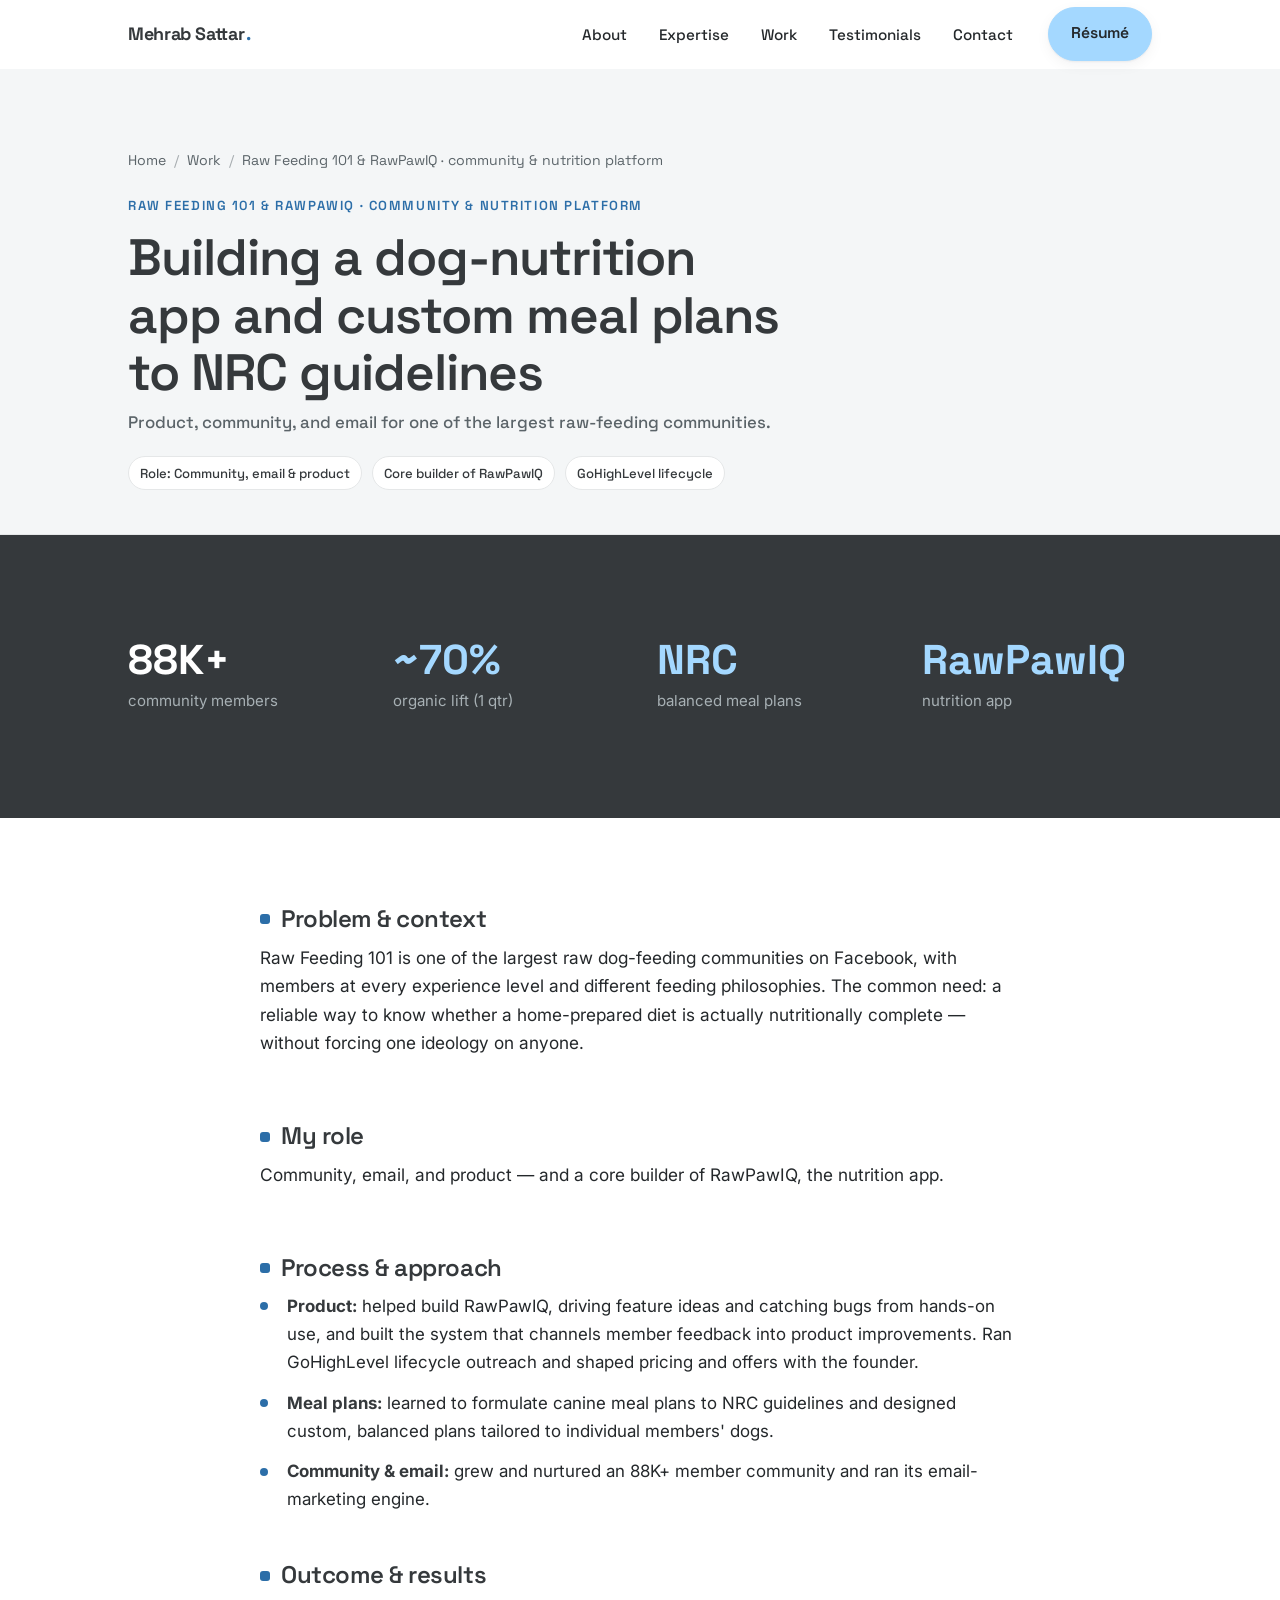
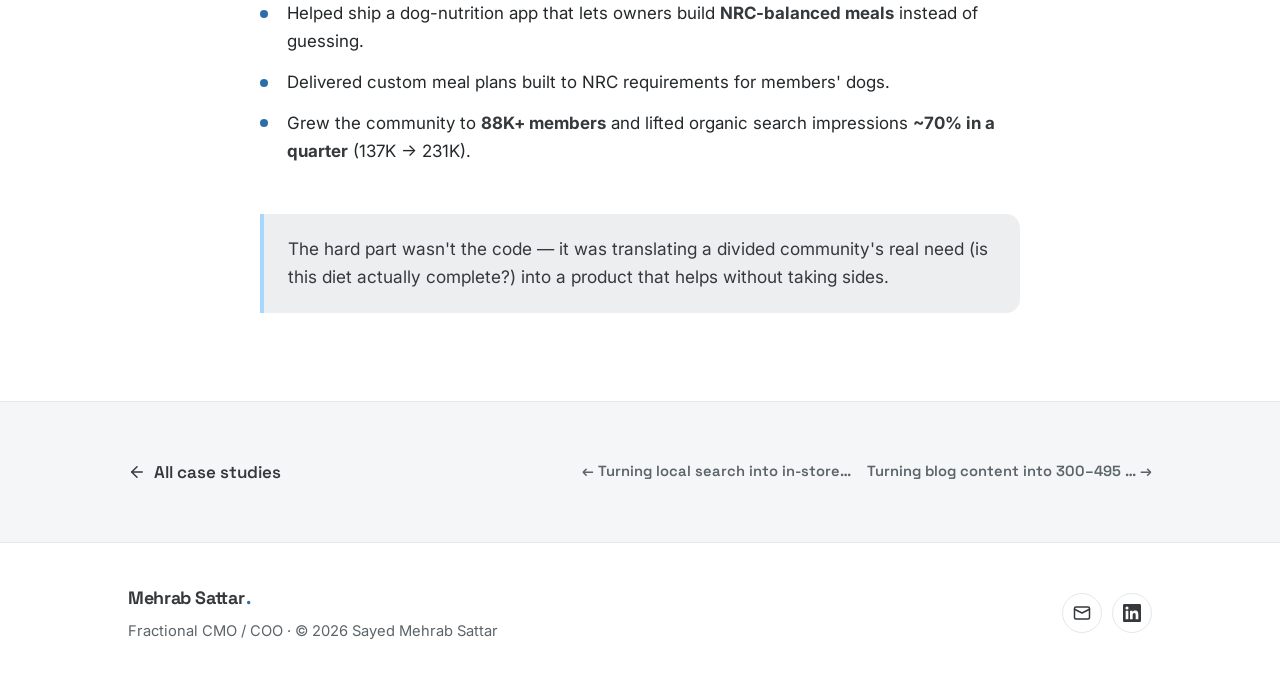
<file: projects/rawpawiq-nutrition-app.html>
<!DOCTYPE html>
<html lang="en">
<head>
  <meta charset="UTF-8" />
  <meta name="viewport" content="width=device-width, initial-scale=1.0" />
  <title>Building a dog-nutrition app and custom meal plans to NRC guidelines — Sayed Mehrab Sattar</title>
  <meta name="description" content="Product, community, and email for one of the largest raw-feeding communities. — case study by Sayed Mehrab Sattar." />
  <link rel="canonical" href="https://mehrabsattar.com/projects/rawpawiq-nutrition-app.html" />
  <meta property="og:type" content="article" />
  <meta property="og:title" content="Building a dog-nutrition app and custom meal plans to NRC guidelines — Sayed Mehrab Sattar" />
  <meta property="og:description" content="Product, community, and email for one of the largest raw-feeding communities. — case study by Sayed Mehrab Sattar." />
  <link rel="icon" href="data:image/svg+xml,%3Csvg xmlns='http://www.w3.org/2000/svg' viewBox='0 0 32 32'%3E%3Crect width='32' height='32' rx='7' fill='%2335393C'/%3E%3Ctext x='16' y='22' font-family='Arial,sans-serif' font-size='16' font-weight='700' fill='%23A4D8FF' text-anchor='middle'%3EM%3C/text%3E%3C/svg%3E" />
  <link rel="preconnect" href="https://fonts.googleapis.com" />
  <link rel="preconnect" href="https://fonts.gstatic.com" crossorigin />
  <link href="https://fonts.googleapis.com/css2?family=Inter:wght@400;500;600&family=Space+Grotesk:wght@500;600;700&display=swap" rel="stylesheet" />
  <link rel="stylesheet" href="../assets/css/style.css" />
</head>
<body>
  <a class="skip-link" href="#main">Skip to content</a>

  <header class="site-header">
    <div class="wrap nav">
      <a href="../index.html" class="brand">Mehrab Sattar<span class="dot">.</span></a>
      <button class="nav-toggle" aria-label="Toggle menu" aria-expanded="false" aria-controls="nav-menu">
        <span></span><span></span><span></span>
      </button>
      <div class="nav-menu" id="nav-menu">
        <ul class="nav-links">
          <li><a href="../index.html#about">About</a></li>
          <li><a href="../index.html#expertise">Expertise</a></li>
          <li><a href="../index.html#work">Work</a></li>
          <li><a href="../index.html#testimonials">Testimonials</a></li>
          <li><a href="../index.html#contact">Contact</a></li>
        </ul>
        <div class="nav-cta">
          <a href="../assets/Sayed-Mehrab-Sattar-CV.pdf" class="btn btn--accent" download>Résumé</a>
        </div>
      </div>
    </div>
  </header>

  <main id="main">
    <section class="cs-hero">
      <div class="wrap">
        <nav class="breadcrumb" aria-label="Breadcrumb">
          <a href="../index.html">Home</a><span class="sep">/</span>
          <a href="../index.html#work">Work</a><span class="sep">/</span>
          <span>Raw Feeding 101 &amp; RawPawIQ · community &amp; nutrition platform</span>
        </nav>
        <p class="cs-cat">Raw Feeding 101 &amp; RawPawIQ · community &amp; nutrition platform</p>
        <h1>Building a dog-nutrition app and custom meal plans to NRC guidelines</h1>
        <p class="cs-sub">Product, community, and email for one of the largest raw-feeding communities.</p>
        <div class="cs-role-line">
          <span class="chip">Role: Community, email &amp; product</span>
          <span class="chip">Core builder of RawPawIQ</span>
          <span class="chip">GoHighLevel lifecycle</span>
        </div>
      </div>
    </section>

    <section class="section cs-metrics">
      <div class="wrap">
        <div class="metrics-row">
          <div class="metric"><div class="num">88K+</div><div class="lbl">community members</div></div>
          <div class="metric"><div class="num"><span class="accent">~70%</span></div><div class="lbl">organic lift (1 qtr)</div></div>
          <div class="metric"><div class="num"><span class="accent">NRC</span></div><div class="lbl">balanced meal plans</div></div>
          <div class="metric"><div class="num"><span class="accent">RawPawIQ</span></div><div class="lbl">nutrition app</div></div>
        </div>
      </div>
    </section>

    <section class="cs-body">
      <div class="wrap">
        <div class="cs-layout">
          <div class="cs-block reveal">
            <h2>Problem &amp; context</h2>
            <p>Raw Feeding 101 is one of the largest raw dog-feeding communities on Facebook, with members at every experience level and different feeding philosophies. The common need: a reliable way to know whether a home-prepared diet is actually nutritionally complete — without forcing one ideology on anyone.</p>
          </div>
          <div class="cs-block reveal">
            <h2>My role</h2>
            <p>Community, email, and product — and a core builder of RawPawIQ, the nutrition app.</p>
          </div>
          <div class="cs-block reveal">
            <h2>Process &amp; approach</h2>
            <ul>
              <li><strong>Product:</strong> helped build RawPawIQ, driving feature ideas and catching bugs from hands-on use, and built the system that channels member feedback into product improvements. Ran GoHighLevel lifecycle outreach and shaped pricing and offers with the founder.</li>
              <li><strong>Meal plans:</strong> learned to formulate canine meal plans to NRC guidelines and designed custom, balanced plans tailored to individual members' dogs.</li>
              <li><strong>Community &amp; email:</strong> grew and nurtured an 88K+ member community and ran its email-marketing engine.</li>
            </ul>
          </div>

          <div class="cs-block reveal">
            <h2>Outcome &amp; results</h2>
            <ul>
              <li>Helped ship a dog-nutrition app that lets owners build <strong>NRC-balanced meals</strong> instead of guessing.</li>
              <li>Delivered custom meal plans built to NRC requirements for members' dogs.</li>
              <li>Grew the community to <strong>88K+ members</strong> and lifted organic search impressions <strong>~70% in a quarter</strong> (137K → 231K).</li>
            </ul>
          </div>
          <div class="cs-callout reveal">The hard part wasn't the code — it was translating a divided community's real need (is this diet actually complete?) into a product that helps without taking sides.</div>
        </div>
      </div>
    </section>

    <section class="cs-nav">
      <div class="wrap">
        <a class="back" href="../index.html#work">
          <svg viewBox="0 0 24 24" width="18" height="18" fill="none" stroke="currentColor" stroke-width="2" stroke-linecap="round" stroke-linejoin="round"><line x1="19" y1="12" x2="5" y2="12"/><polyline points="12 19 5 12 12 5"/></svg>
          All case studies
        </a>
        <div class="cs-pager">
          <a href="retail-chain-local-seo.html">← Turning local search into in-store…</a>
          <a href="amazon-fba-education.html">Turning blog content into 300–495 … →</a>
        </div>
      </div>
    </section>
  </main>

  <footer class="site-footer">
    <div class="wrap footer-grid">
      <div>
        <a href="../index.html" class="brand">Mehrab Sattar<span class="dot">.</span></a>
        <p class="muted" style="margin:.4rem 0 0;">Fractional CMO / COO · © <span data-year>2026</span> Sayed Mehrab Sattar</p>
      </div>
      <div class="footer-social">
        <a href="mailto:mehrab.sattar@gmail.com" aria-label="Email"><svg viewBox="0 0 24 24" fill="none" stroke="currentColor" stroke-width="2" stroke-linecap="round" stroke-linejoin="round"><rect x="2" y="4" width="20" height="16" rx="2"/><path d="m22 7-10 5L2 7"/></svg></a>
        <a href="https://www.linkedin.com/in/mehrabsattar" target="_blank" rel="noopener" aria-label="LinkedIn"><svg viewBox="0 0 24 24" fill="currentColor"><path d="M20.45 20.45h-3.56v-5.57c0-1.33-.02-3.04-1.85-3.04-1.85 0-2.14 1.45-2.14 2.94v5.67H9.34V9h3.42v1.56h.05c.48-.9 1.64-1.85 3.37-1.85 3.6 0 4.27 2.37 4.27 5.46v6.28zM5.34 7.43a2.07 2.07 0 1 1 0-4.14 2.07 2.07 0 0 1 0 4.14zM7.12 20.45H3.56V9h3.56v11.45zM22.22 0H1.77C.79 0 0 .77 0 1.72v20.56C0 23.23.79 24 1.77 24h20.45c.98 0 1.78-.77 1.78-1.72V1.72C24 .77 23.2 0 22.22 0z"/></svg></a>
      </div>
    </div>
  </footer>

  <script src="../assets/js/main.js"></script>
</body>
</html>
</file>
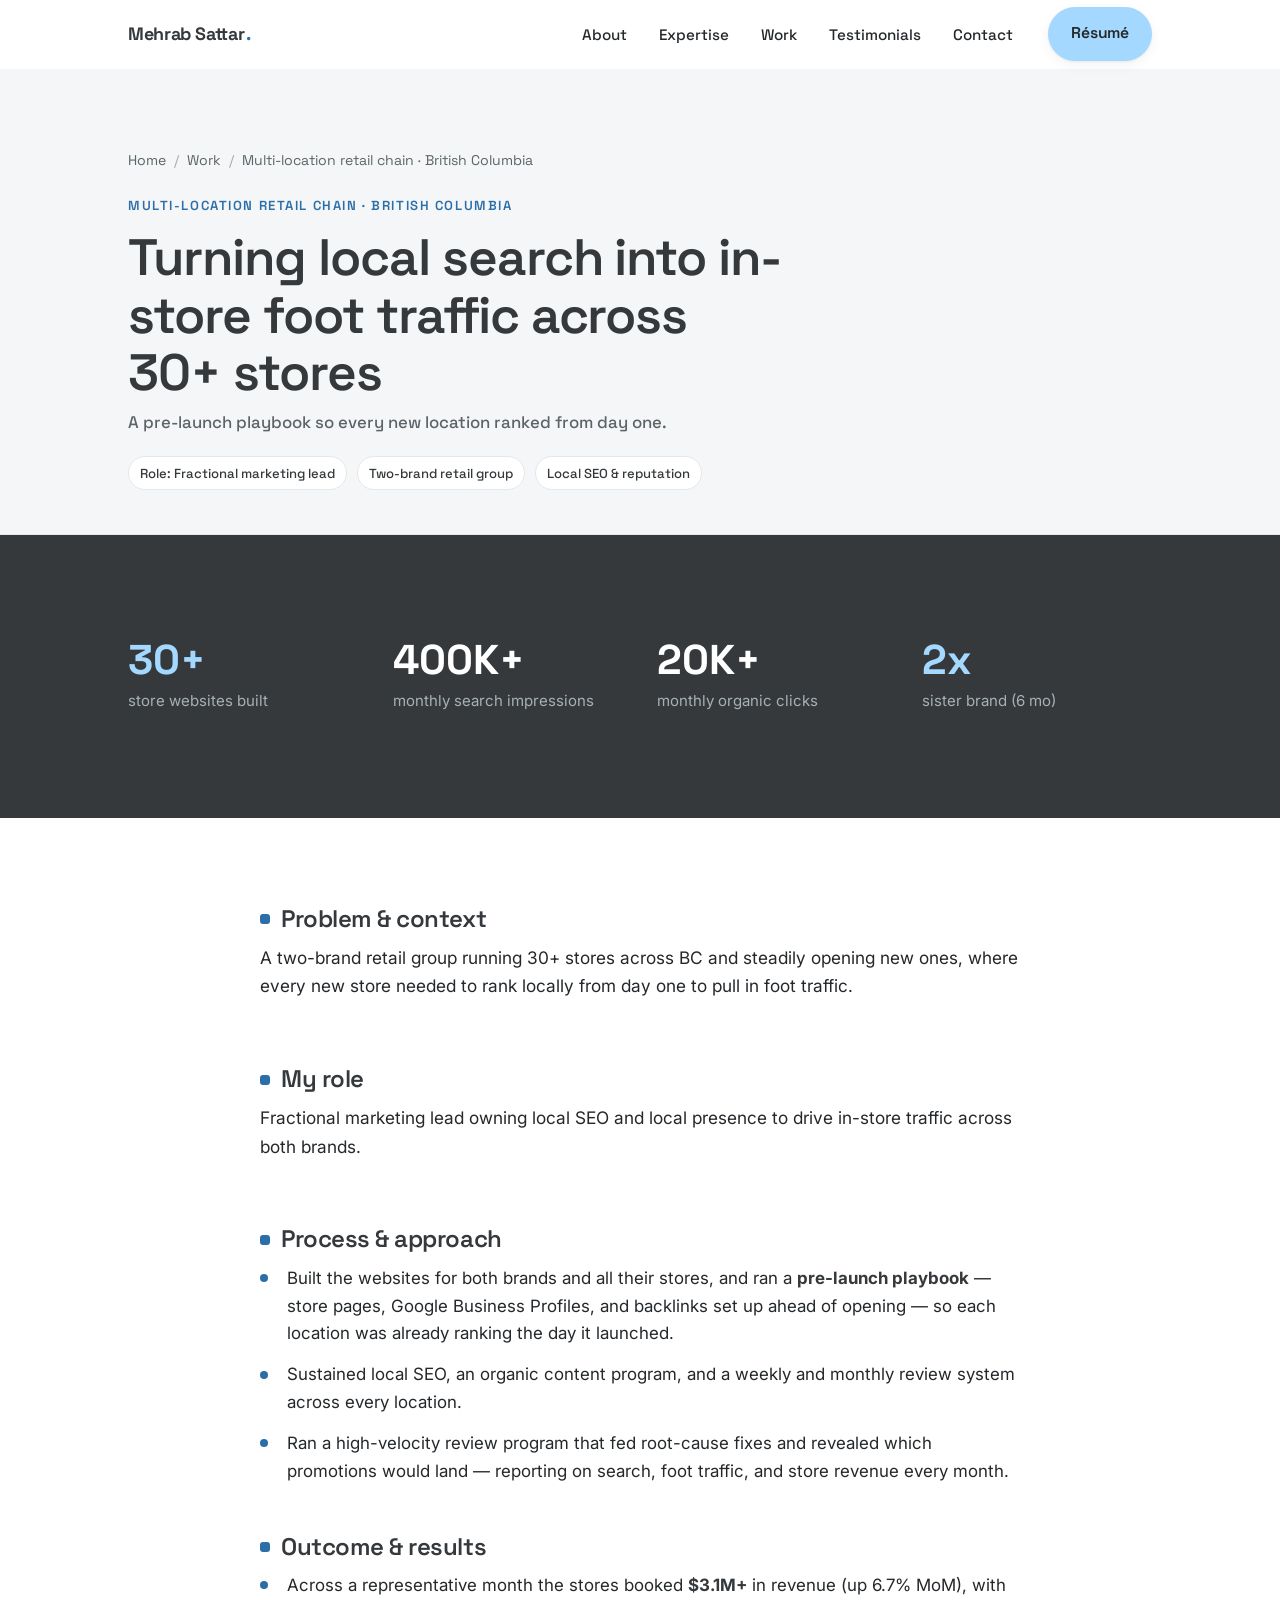
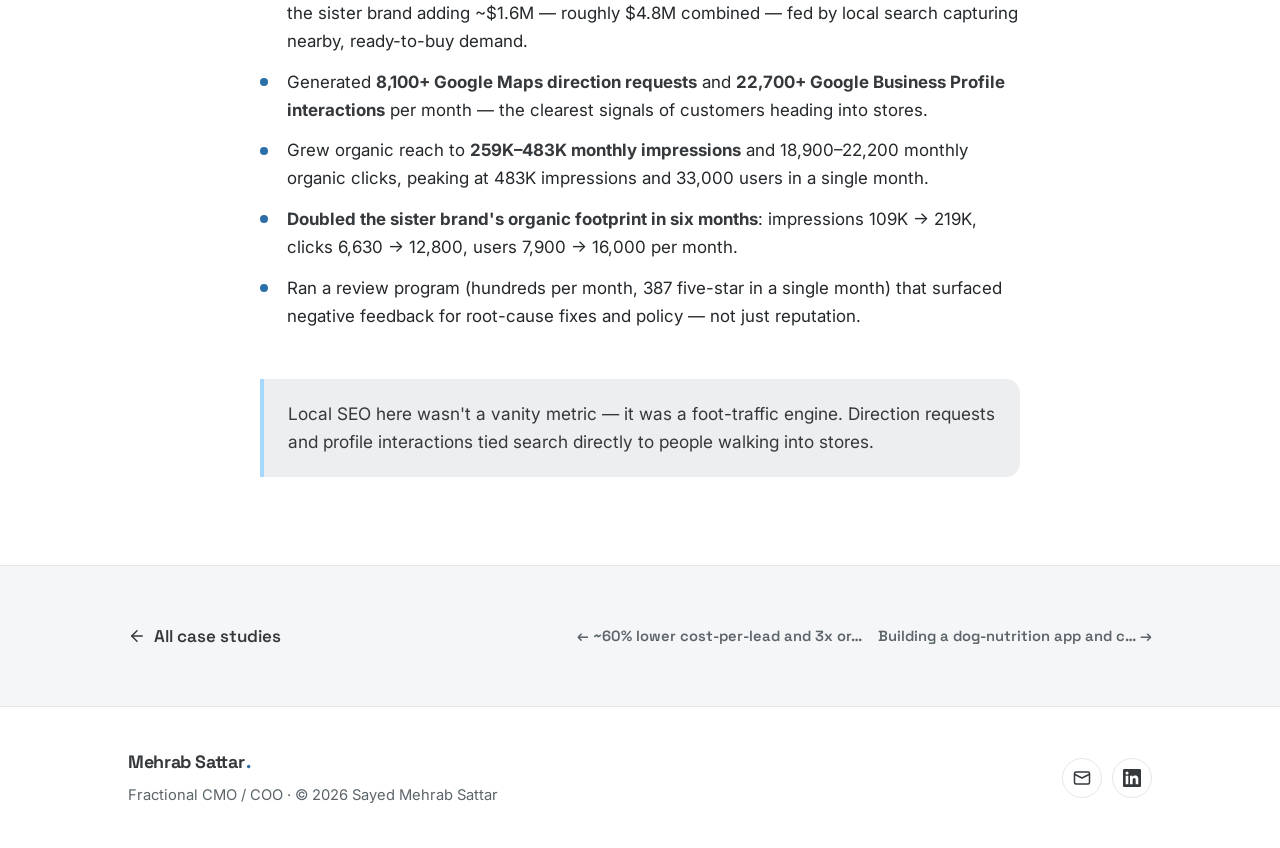
<file: projects/retail-chain-local-seo.html>
<!DOCTYPE html>
<html lang="en">
<head>
  <meta charset="UTF-8" />
  <meta name="viewport" content="width=device-width, initial-scale=1.0" />
  <title>Turning local search into in-store foot traffic across 30+ stores — Sayed Mehrab Sattar</title>
  <meta name="description" content="A pre-launch playbook so every new location ranked from day one. — case study by Sayed Mehrab Sattar." />
  <link rel="canonical" href="https://mehrabsattar.com/projects/retail-chain-local-seo.html" />
  <meta property="og:type" content="article" />
  <meta property="og:title" content="Turning local search into in-store foot traffic across 30+ stores — Sayed Mehrab Sattar" />
  <meta property="og:description" content="A pre-launch playbook so every new location ranked from day one. — case study by Sayed Mehrab Sattar." />
  <link rel="icon" href="data:image/svg+xml,%3Csvg xmlns='http://www.w3.org/2000/svg' viewBox='0 0 32 32'%3E%3Crect width='32' height='32' rx='7' fill='%2335393C'/%3E%3Ctext x='16' y='22' font-family='Arial,sans-serif' font-size='16' font-weight='700' fill='%23A4D8FF' text-anchor='middle'%3EM%3C/text%3E%3C/svg%3E" />
  <link rel="preconnect" href="https://fonts.googleapis.com" />
  <link rel="preconnect" href="https://fonts.gstatic.com" crossorigin />
  <link href="https://fonts.googleapis.com/css2?family=Inter:wght@400;500;600&family=Space+Grotesk:wght@500;600;700&display=swap" rel="stylesheet" />
  <link rel="stylesheet" href="../assets/css/style.css" />
</head>
<body>
  <a class="skip-link" href="#main">Skip to content</a>

  <header class="site-header">
    <div class="wrap nav">
      <a href="../index.html" class="brand">Mehrab Sattar<span class="dot">.</span></a>
      <button class="nav-toggle" aria-label="Toggle menu" aria-expanded="false" aria-controls="nav-menu">
        <span></span><span></span><span></span>
      </button>
      <div class="nav-menu" id="nav-menu">
        <ul class="nav-links">
          <li><a href="../index.html#about">About</a></li>
          <li><a href="../index.html#expertise">Expertise</a></li>
          <li><a href="../index.html#work">Work</a></li>
          <li><a href="../index.html#testimonials">Testimonials</a></li>
          <li><a href="../index.html#contact">Contact</a></li>
        </ul>
        <div class="nav-cta">
          <a href="../assets/Sayed-Mehrab-Sattar-CV.pdf" class="btn btn--accent" download>Résumé</a>
        </div>
      </div>
    </div>
  </header>

  <main id="main">
    <section class="cs-hero">
      <div class="wrap">
        <nav class="breadcrumb" aria-label="Breadcrumb">
          <a href="../index.html">Home</a><span class="sep">/</span>
          <a href="../index.html#work">Work</a><span class="sep">/</span>
          <span>Multi-location retail chain · British Columbia</span>
        </nav>
        <p class="cs-cat">Multi-location retail chain · British Columbia</p>
        <h1>Turning local search into in-store foot traffic across 30+ stores</h1>
        <p class="cs-sub">A pre-launch playbook so every new location ranked from day one.</p>
        <div class="cs-role-line">
          <span class="chip">Role: Fractional marketing lead</span>
          <span class="chip">Two-brand retail group</span>
          <span class="chip">Local SEO &amp; reputation</span>
        </div>
      </div>
    </section>

    <section class="section cs-metrics">
      <div class="wrap">
        <div class="metrics-row">
          <div class="metric"><div class="num"><span class="accent">30+</span></div><div class="lbl">store websites built</div></div>
          <div class="metric"><div class="num">400K+</div><div class="lbl">monthly search impressions</div></div>
          <div class="metric"><div class="num">20K+</div><div class="lbl">monthly organic clicks</div></div>
          <div class="metric"><div class="num"><span class="accent">2x</span></div><div class="lbl">sister brand (6 mo)</div></div>
        </div>
      </div>
    </section>

    <section class="cs-body">
      <div class="wrap">
        <div class="cs-layout">
          <div class="cs-block reveal">
            <h2>Problem &amp; context</h2>
            <p>A two-brand retail group running 30+ stores across BC and steadily opening new ones, where every new store needed to rank locally from day one to pull in foot traffic.</p>
          </div>
          <div class="cs-block reveal">
            <h2>My role</h2>
            <p>Fractional marketing lead owning local SEO and local presence to drive in-store traffic across both brands.</p>
          </div>
          <div class="cs-block reveal">
            <h2>Process &amp; approach</h2>
            <ul>
              <li>Built the websites for both brands and all their stores, and ran a <strong>pre-launch playbook</strong> — store pages, Google Business Profiles, and backlinks set up ahead of opening — so each location was already ranking the day it launched.</li>
              <li>Sustained local SEO, an organic content program, and a weekly and monthly review system across every location.</li>
              <li>Ran a high-velocity review program that fed root-cause fixes and revealed which promotions would land — reporting on search, foot traffic, and store revenue every month.</li>
            </ul>
          </div>

          <div class="cs-block reveal">
            <h2>Outcome &amp; results</h2>
            <ul>
              <li>Across a representative month the stores booked <strong>$3.1M+</strong> in revenue (up 6.7% MoM), with the sister brand adding ~$1.6M — roughly $4.8M combined — fed by local search capturing nearby, ready-to-buy demand.</li>
              <li>Generated <strong>8,100+ Google Maps direction requests</strong> and <strong>22,700+ Google Business Profile interactions</strong> per month — the clearest signals of customers heading into stores.</li>
              <li>Grew organic reach to <strong>259K–483K monthly impressions</strong> and 18,900–22,200 monthly organic clicks, peaking at 483K impressions and 33,000 users in a single month.</li>
              <li><strong>Doubled the sister brand's organic footprint in six months</strong>: impressions 109K → 219K, clicks 6,630 → 12,800, users 7,900 → 16,000 per month.</li>
              <li>Ran a review program (hundreds per month, 387 five-star in a single month) that surfaced negative feedback for root-cause fixes and policy — not just reputation.</li>
            </ul>
          </div>
          <div class="cs-callout reveal">Local SEO here wasn't a vanity metric — it was a foot-traffic engine. Direction requests and profile interactions tied search directly to people walking into stores.</div>
        </div>
      </div>
    </section>

    <section class="cs-nav">
      <div class="wrap">
        <a class="back" href="../index.html#work">
          <svg viewBox="0 0 24 24" width="18" height="18" fill="none" stroke="currentColor" stroke-width="2" stroke-linecap="round" stroke-linejoin="round"><line x1="19" y1="12" x2="5" y2="12"/><polyline points="12 19 5 12 12 5"/></svg>
          All case studies
        </a>
        <div class="cs-pager">
          <a href="dj-events-company.html">← ~60% lower cost-per-lead and 3x or…</a>
          <a href="rawpawiq-nutrition-app.html">Building a dog-nutrition app and c… →</a>
        </div>
      </div>
    </section>
  </main>

  <footer class="site-footer">
    <div class="wrap footer-grid">
      <div>
        <a href="../index.html" class="brand">Mehrab Sattar<span class="dot">.</span></a>
        <p class="muted" style="margin:.4rem 0 0;">Fractional CMO / COO · © <span data-year>2026</span> Sayed Mehrab Sattar</p>
      </div>
      <div class="footer-social">
        <a href="mailto:mehrab.sattar@gmail.com" aria-label="Email"><svg viewBox="0 0 24 24" fill="none" stroke="currentColor" stroke-width="2" stroke-linecap="round" stroke-linejoin="round"><rect x="2" y="4" width="20" height="16" rx="2"/><path d="m22 7-10 5L2 7"/></svg></a>
        <a href="https://www.linkedin.com/in/mehrabsattar" target="_blank" rel="noopener" aria-label="LinkedIn"><svg viewBox="0 0 24 24" fill="currentColor"><path d="M20.45 20.45h-3.56v-5.57c0-1.33-.02-3.04-1.85-3.04-1.85 0-2.14 1.45-2.14 2.94v5.67H9.34V9h3.42v1.56h.05c.48-.9 1.64-1.85 3.37-1.85 3.6 0 4.27 2.37 4.27 5.46v6.28zM5.34 7.43a2.07 2.07 0 1 1 0-4.14 2.07 2.07 0 0 1 0 4.14zM7.12 20.45H3.56V9h3.56v11.45zM22.22 0H1.77C.79 0 0 .77 0 1.72v20.56C0 23.23.79 24 1.77 24h20.45c.98 0 1.78-.77 1.78-1.72V1.72C24 .77 23.2 0 22.22 0z"/></svg></a>
      </div>
    </div>
  </footer>

  <script src="../assets/js/main.js"></script>
</body>
</html>
</file>
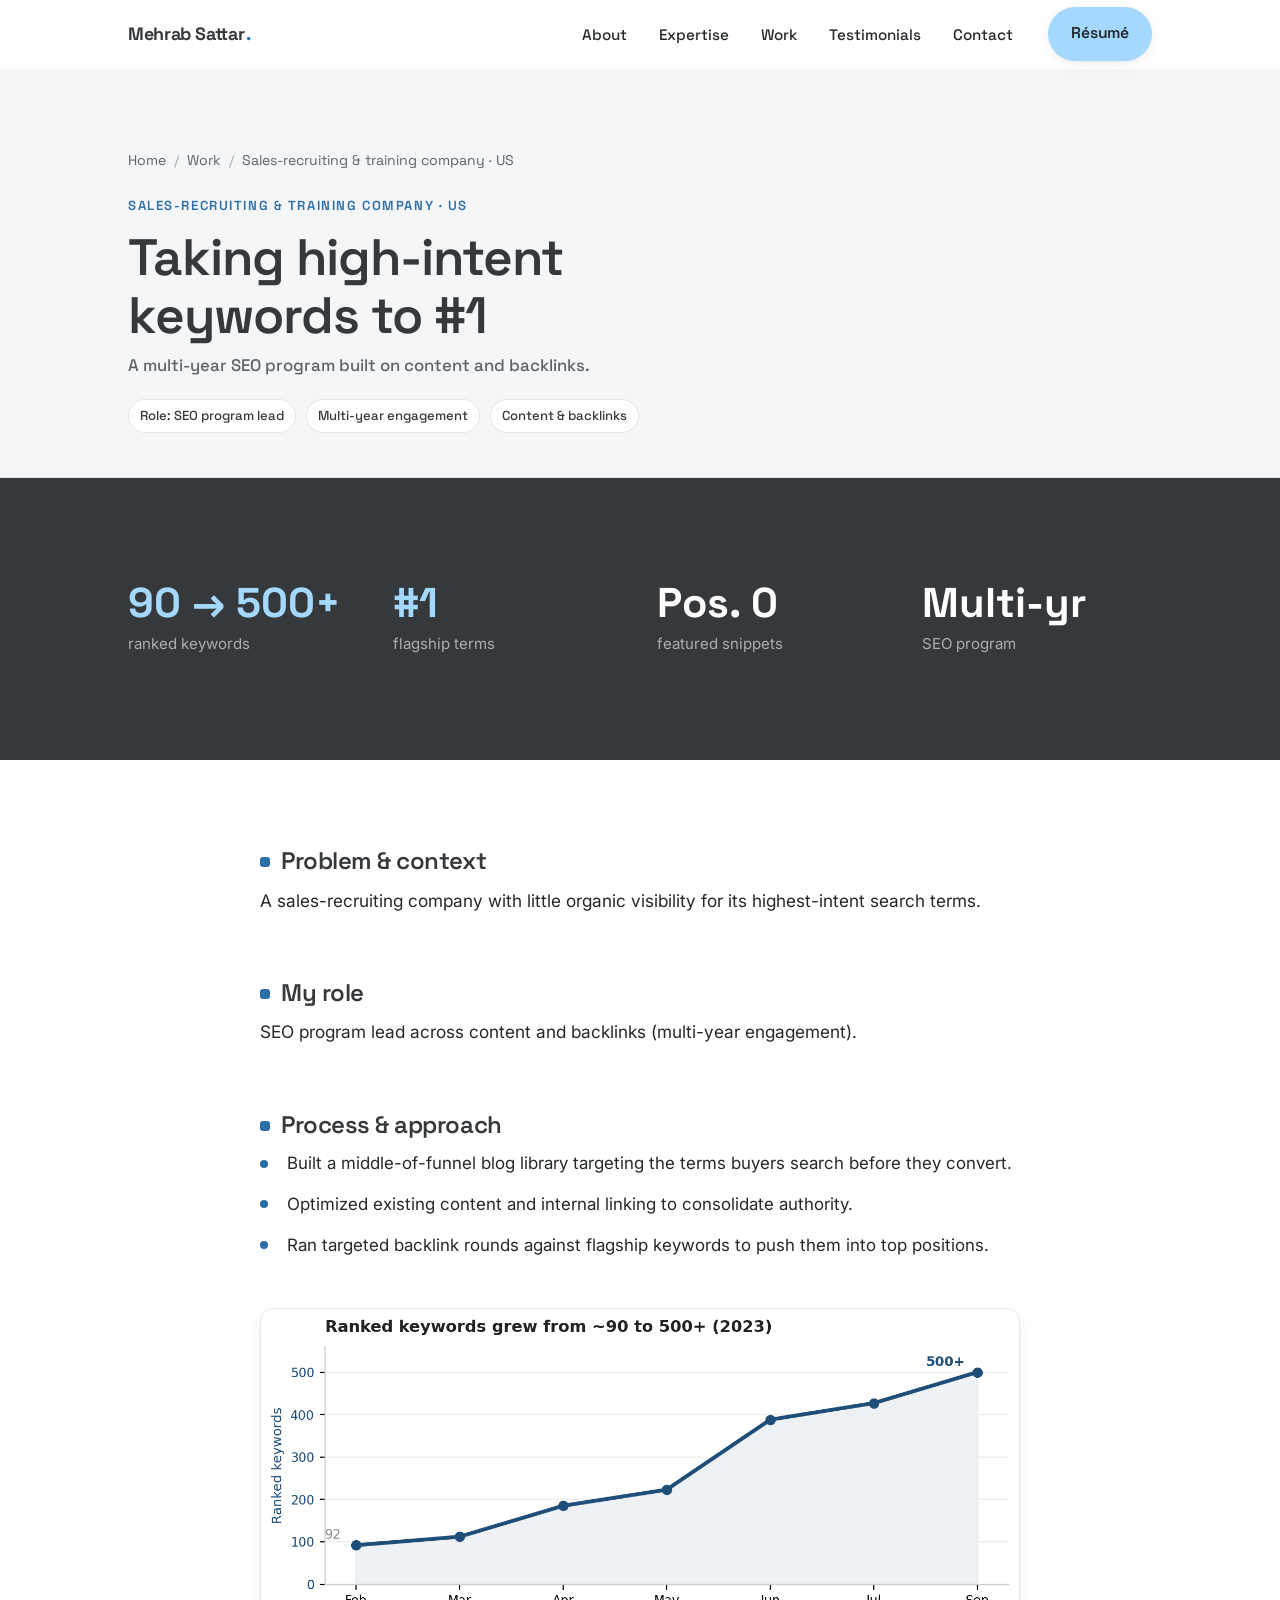
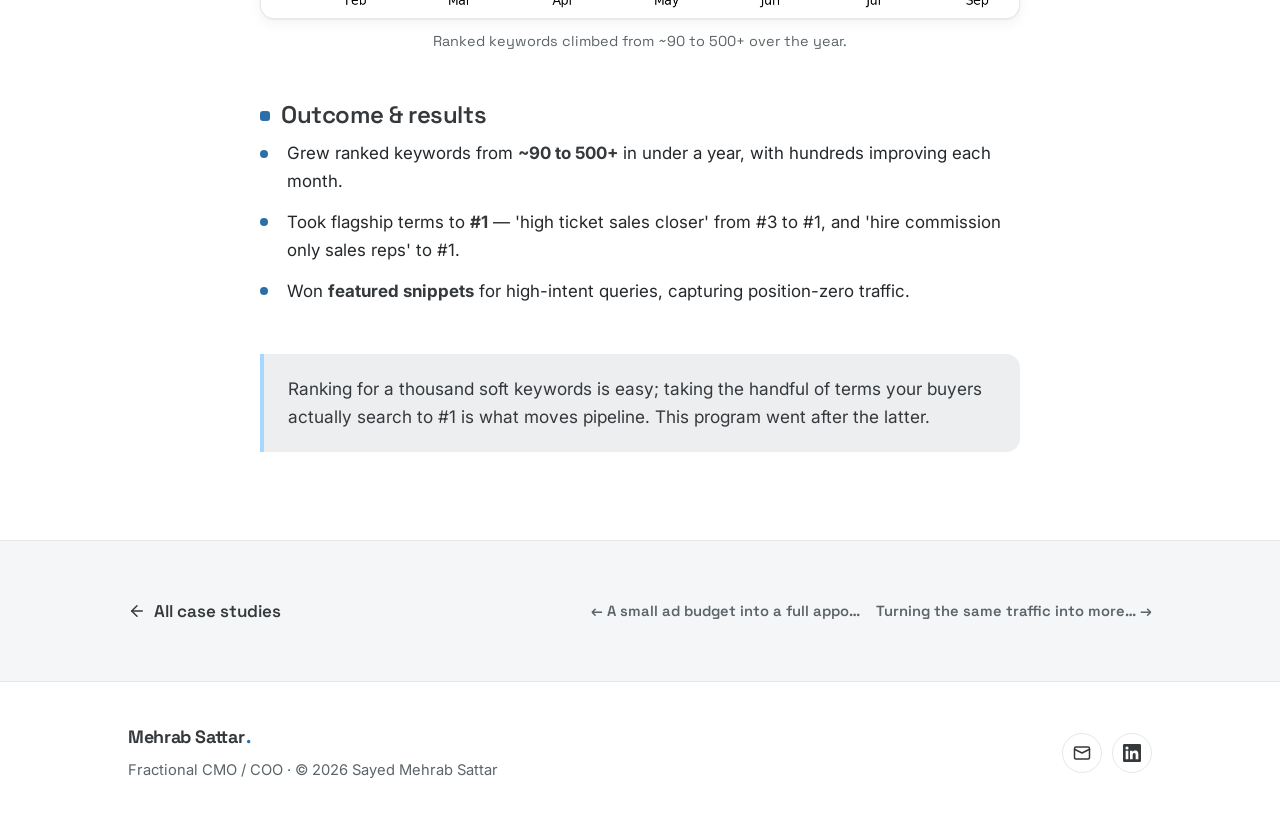
<file: projects/sales-recruiting.html>
<!DOCTYPE html>
<html lang="en">
<head>
  <meta charset="UTF-8" />
  <meta name="viewport" content="width=device-width, initial-scale=1.0" />
  <title>Taking high-intent keywords to #1 — Sayed Mehrab Sattar</title>
  <meta name="description" content="A multi-year SEO program built on content and backlinks. — case study by Sayed Mehrab Sattar." />
  <link rel="canonical" href="https://mehrabsattar.com/projects/sales-recruiting.html" />
  <meta property="og:type" content="article" />
  <meta property="og:title" content="Taking high-intent keywords to #1 — Sayed Mehrab Sattar" />
  <meta property="og:description" content="A multi-year SEO program built on content and backlinks. — case study by Sayed Mehrab Sattar." />
  <link rel="icon" href="data:image/svg+xml,%3Csvg xmlns='http://www.w3.org/2000/svg' viewBox='0 0 32 32'%3E%3Crect width='32' height='32' rx='7' fill='%2335393C'/%3E%3Ctext x='16' y='22' font-family='Arial,sans-serif' font-size='16' font-weight='700' fill='%23A4D8FF' text-anchor='middle'%3EM%3C/text%3E%3C/svg%3E" />
  <link rel="preconnect" href="https://fonts.googleapis.com" />
  <link rel="preconnect" href="https://fonts.gstatic.com" crossorigin />
  <link href="https://fonts.googleapis.com/css2?family=Inter:wght@400;500;600&family=Space+Grotesk:wght@500;600;700&display=swap" rel="stylesheet" />
  <link rel="stylesheet" href="../assets/css/style.css" />
</head>
<body>
  <a class="skip-link" href="#main">Skip to content</a>

  <header class="site-header">
    <div class="wrap nav">
      <a href="../index.html" class="brand">Mehrab Sattar<span class="dot">.</span></a>
      <button class="nav-toggle" aria-label="Toggle menu" aria-expanded="false" aria-controls="nav-menu">
        <span></span><span></span><span></span>
      </button>
      <div class="nav-menu" id="nav-menu">
        <ul class="nav-links">
          <li><a href="../index.html#about">About</a></li>
          <li><a href="../index.html#expertise">Expertise</a></li>
          <li><a href="../index.html#work">Work</a></li>
          <li><a href="../index.html#testimonials">Testimonials</a></li>
          <li><a href="../index.html#contact">Contact</a></li>
        </ul>
        <div class="nav-cta">
          <a href="../assets/Sayed-Mehrab-Sattar-CV.pdf" class="btn btn--accent" download>Résumé</a>
        </div>
      </div>
    </div>
  </header>

  <main id="main">
    <section class="cs-hero">
      <div class="wrap">
        <nav class="breadcrumb" aria-label="Breadcrumb">
          <a href="../index.html">Home</a><span class="sep">/</span>
          <a href="../index.html#work">Work</a><span class="sep">/</span>
          <span>Sales-recruiting &amp; training company · US</span>
        </nav>
        <p class="cs-cat">Sales-recruiting &amp; training company · US</p>
        <h1>Taking high-intent keywords to #1</h1>
        <p class="cs-sub">A multi-year SEO program built on content and backlinks.</p>
        <div class="cs-role-line">
          <span class="chip">Role: SEO program lead</span>
          <span class="chip">Multi-year engagement</span>
          <span class="chip">Content &amp; backlinks</span>
        </div>
      </div>
    </section>

    <section class="section cs-metrics">
      <div class="wrap">
        <div class="metrics-row">
          <div class="metric"><div class="num"><span class="accent">90 → 500+</span></div><div class="lbl">ranked keywords</div></div>
          <div class="metric"><div class="num"><span class="accent">#1</span></div><div class="lbl">flagship terms</div></div>
          <div class="metric"><div class="num">Pos. 0</div><div class="lbl">featured snippets</div></div>
          <div class="metric"><div class="num">Multi-yr</div><div class="lbl">SEO program</div></div>
        </div>
      </div>
    </section>

    <section class="cs-body">
      <div class="wrap">
        <div class="cs-layout">
          <div class="cs-block reveal">
            <h2>Problem &amp; context</h2>
            <p>A sales-recruiting company with little organic visibility for its highest-intent search terms.</p>
          </div>
          <div class="cs-block reveal">
            <h2>My role</h2>
            <p>SEO program lead across content and backlinks (multi-year engagement).</p>
          </div>
          <div class="cs-block reveal">
            <h2>Process &amp; approach</h2>
            <ul>
              <li>Built a middle-of-funnel blog library targeting the terms buyers search before they convert.</li>
              <li>Optimized existing content and internal linking to consolidate authority.</li>
              <li>Ran targeted backlink rounds against flagship keywords to push them into top positions.</li>
            </ul>
          </div>
          <figure class="cs-figure reveal">
            <img src="../assets/img/sales-recruiting-ranked-keywords.png" alt="Ranked keywords climbed from ~90 to 500+ over the year." loading="lazy" />
            <figcaption>Ranked keywords climbed from ~90 to 500+ over the year.</figcaption>
          </figure>

          <div class="cs-block reveal">
            <h2>Outcome &amp; results</h2>
            <ul>
              <li>Grew ranked keywords from <strong>~90 to 500+</strong> in under a year, with hundreds improving each month.</li>
              <li>Took flagship terms to <strong>#1</strong> — 'high ticket sales closer' from #3 to #1, and 'hire commission only sales reps' to #1.</li>
              <li>Won <strong>featured snippets</strong> for high-intent queries, capturing position-zero traffic.</li>
            </ul>
          </div>
          <div class="cs-callout reveal">Ranking for a thousand soft keywords is easy; taking the handful of terms your buyers actually search to #1 is what moves pipeline. This program went after the latter.</div>
        </div>
      </div>
    </section>

    <section class="cs-nav">
      <div class="wrap">
        <a class="back" href="../index.html#work">
          <svg viewBox="0 0 24 24" width="18" height="18" fill="none" stroke="currentColor" stroke-width="2" stroke-linecap="round" stroke-linejoin="round"><line x1="19" y1="12" x2="5" y2="12"/><polyline points="12 19 5 12 12 5"/></svg>
          All case studies
        </a>
        <div class="cs-pager">
          <a href="physiotherapy-clinic.html">← A small ad budget into a full appo…</a>
          <a href="shopify-store.html">Turning the same traffic into more… →</a>
        </div>
      </div>
    </section>
  </main>

  <footer class="site-footer">
    <div class="wrap footer-grid">
      <div>
        <a href="../index.html" class="brand">Mehrab Sattar<span class="dot">.</span></a>
        <p class="muted" style="margin:.4rem 0 0;">Fractional CMO / COO · © <span data-year>2026</span> Sayed Mehrab Sattar</p>
      </div>
      <div class="footer-social">
        <a href="mailto:mehrab.sattar@gmail.com" aria-label="Email"><svg viewBox="0 0 24 24" fill="none" stroke="currentColor" stroke-width="2" stroke-linecap="round" stroke-linejoin="round"><rect x="2" y="4" width="20" height="16" rx="2"/><path d="m22 7-10 5L2 7"/></svg></a>
        <a href="https://www.linkedin.com/in/mehrabsattar" target="_blank" rel="noopener" aria-label="LinkedIn"><svg viewBox="0 0 24 24" fill="currentColor"><path d="M20.45 20.45h-3.56v-5.57c0-1.33-.02-3.04-1.85-3.04-1.85 0-2.14 1.45-2.14 2.94v5.67H9.34V9h3.42v1.56h.05c.48-.9 1.64-1.85 3.37-1.85 3.6 0 4.27 2.37 4.27 5.46v6.28zM5.34 7.43a2.07 2.07 0 1 1 0-4.14 2.07 2.07 0 0 1 0 4.14zM7.12 20.45H3.56V9h3.56v11.45zM22.22 0H1.77C.79 0 0 .77 0 1.72v20.56C0 23.23.79 24 1.77 24h20.45c.98 0 1.78-.77 1.78-1.72V1.72C24 .77 23.2 0 22.22 0z"/></svg></a>
      </div>
    </div>
  </footer>

  <script src="../assets/js/main.js"></script>
</body>
</html>
</file>
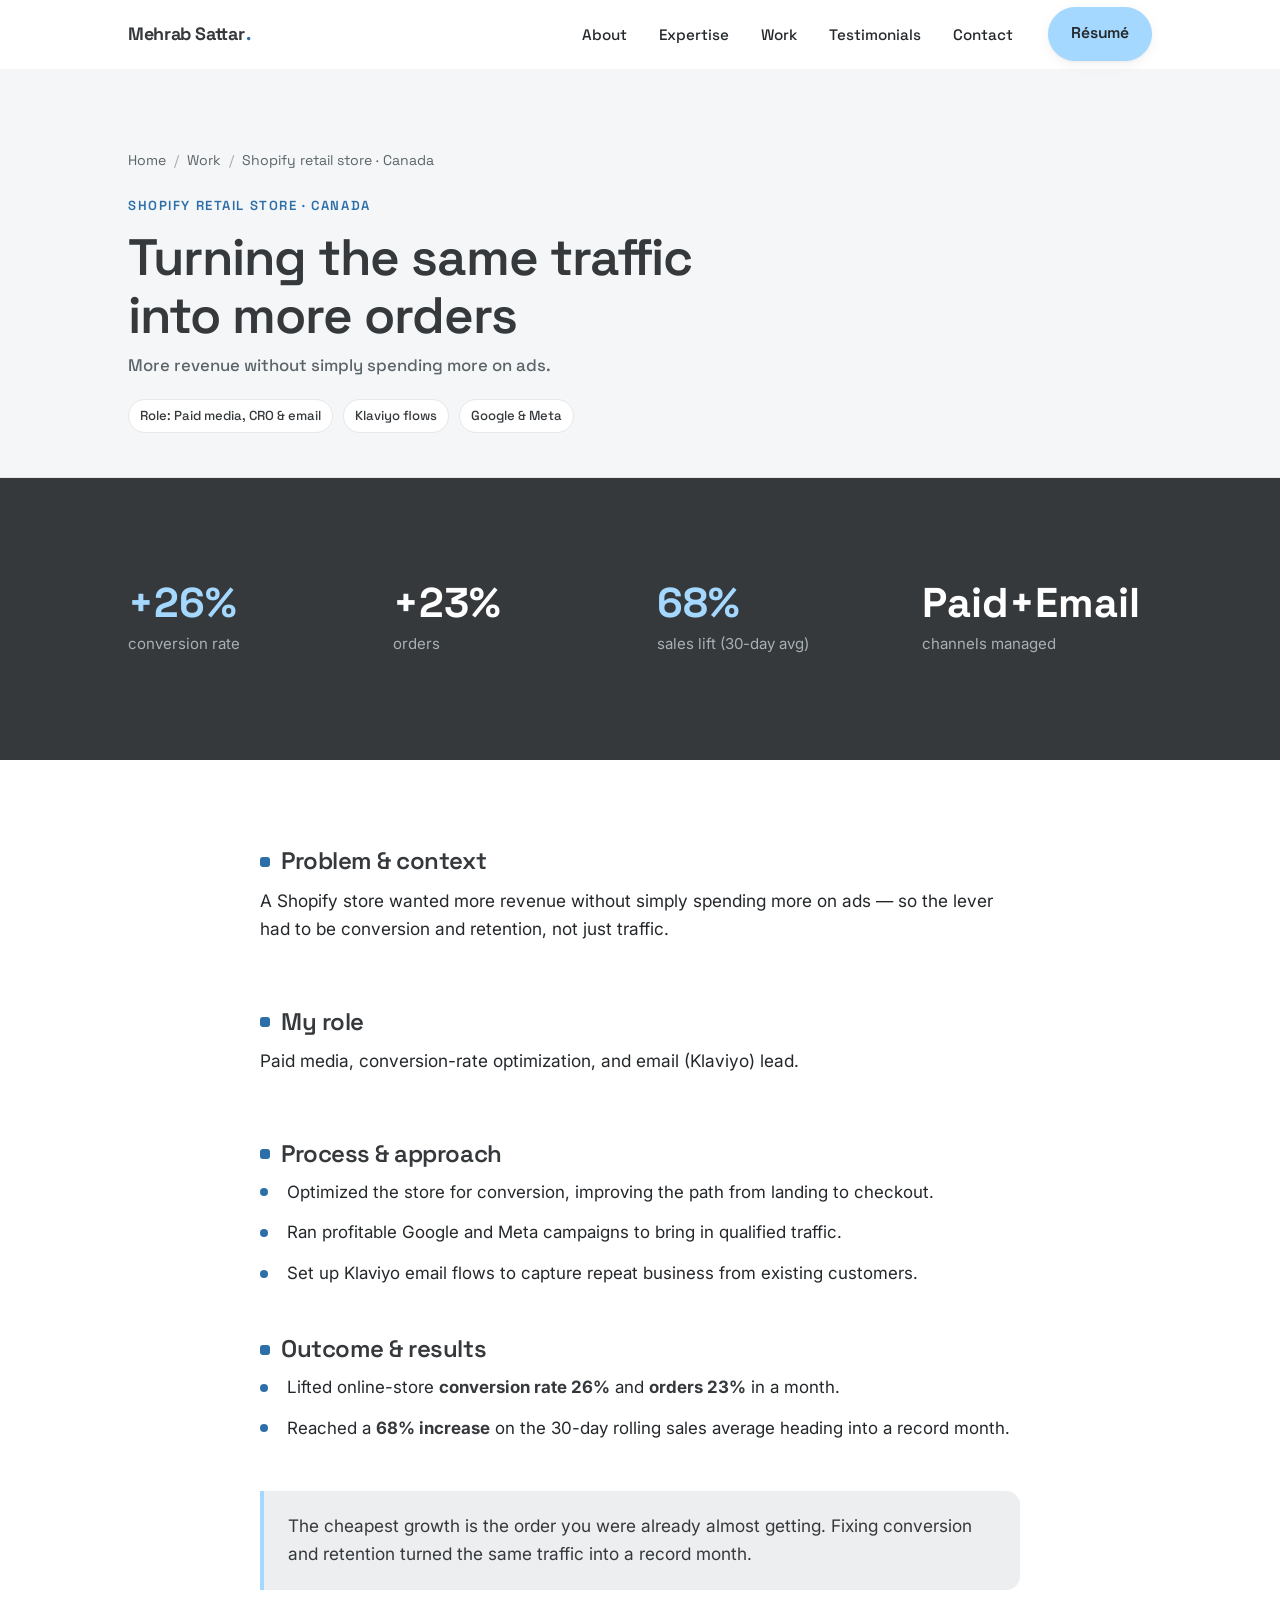
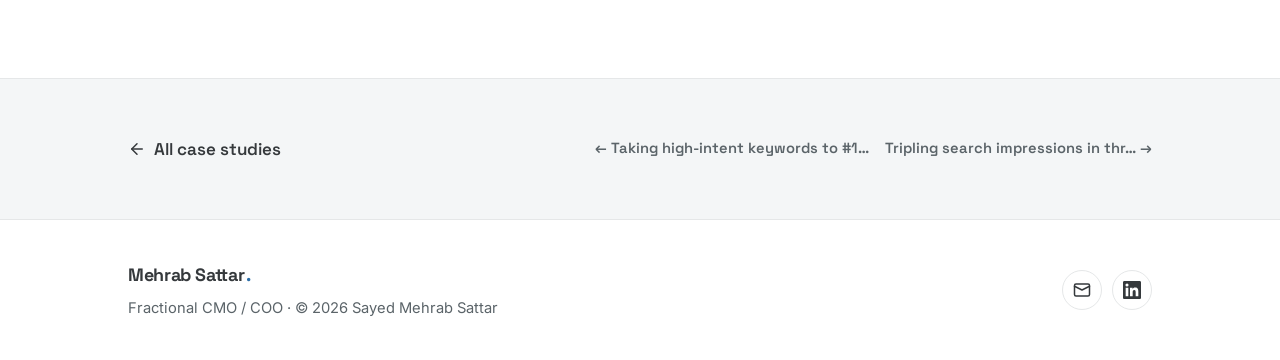
<file: projects/shopify-store.html>
<!DOCTYPE html>
<html lang="en">
<head>
  <meta charset="UTF-8" />
  <meta name="viewport" content="width=device-width, initial-scale=1.0" />
  <title>Turning the same traffic into more orders — Sayed Mehrab Sattar</title>
  <meta name="description" content="More revenue without simply spending more on ads. — case study by Sayed Mehrab Sattar." />
  <link rel="canonical" href="https://mehrabsattar.com/projects/shopify-store.html" />
  <meta property="og:type" content="article" />
  <meta property="og:title" content="Turning the same traffic into more orders — Sayed Mehrab Sattar" />
  <meta property="og:description" content="More revenue without simply spending more on ads. — case study by Sayed Mehrab Sattar." />
  <link rel="icon" href="data:image/svg+xml,%3Csvg xmlns='http://www.w3.org/2000/svg' viewBox='0 0 32 32'%3E%3Crect width='32' height='32' rx='7' fill='%2335393C'/%3E%3Ctext x='16' y='22' font-family='Arial,sans-serif' font-size='16' font-weight='700' fill='%23A4D8FF' text-anchor='middle'%3EM%3C/text%3E%3C/svg%3E" />
  <link rel="preconnect" href="https://fonts.googleapis.com" />
  <link rel="preconnect" href="https://fonts.gstatic.com" crossorigin />
  <link href="https://fonts.googleapis.com/css2?family=Inter:wght@400;500;600&family=Space+Grotesk:wght@500;600;700&display=swap" rel="stylesheet" />
  <link rel="stylesheet" href="../assets/css/style.css" />
</head>
<body>
  <a class="skip-link" href="#main">Skip to content</a>

  <header class="site-header">
    <div class="wrap nav">
      <a href="../index.html" class="brand">Mehrab Sattar<span class="dot">.</span></a>
      <button class="nav-toggle" aria-label="Toggle menu" aria-expanded="false" aria-controls="nav-menu">
        <span></span><span></span><span></span>
      </button>
      <div class="nav-menu" id="nav-menu">
        <ul class="nav-links">
          <li><a href="../index.html#about">About</a></li>
          <li><a href="../index.html#expertise">Expertise</a></li>
          <li><a href="../index.html#work">Work</a></li>
          <li><a href="../index.html#testimonials">Testimonials</a></li>
          <li><a href="../index.html#contact">Contact</a></li>
        </ul>
        <div class="nav-cta">
          <a href="../assets/Sayed-Mehrab-Sattar-CV.pdf" class="btn btn--accent" download>Résumé</a>
        </div>
      </div>
    </div>
  </header>

  <main id="main">
    <section class="cs-hero">
      <div class="wrap">
        <nav class="breadcrumb" aria-label="Breadcrumb">
          <a href="../index.html">Home</a><span class="sep">/</span>
          <a href="../index.html#work">Work</a><span class="sep">/</span>
          <span>Shopify retail store · Canada</span>
        </nav>
        <p class="cs-cat">Shopify retail store · Canada</p>
        <h1>Turning the same traffic into more orders</h1>
        <p class="cs-sub">More revenue without simply spending more on ads.</p>
        <div class="cs-role-line">
          <span class="chip">Role: Paid media, CRO &amp; email</span>
          <span class="chip">Klaviyo flows</span>
          <span class="chip">Google &amp; Meta</span>
        </div>
      </div>
    </section>

    <section class="section cs-metrics">
      <div class="wrap">
        <div class="metrics-row">
          <div class="metric"><div class="num"><span class="accent">+26%</span></div><div class="lbl">conversion rate</div></div>
          <div class="metric"><div class="num">+23%</div><div class="lbl">orders</div></div>
          <div class="metric"><div class="num"><span class="accent">68%</span></div><div class="lbl">sales lift (30-day avg)</div></div>
          <div class="metric"><div class="num">Paid+Email</div><div class="lbl">channels managed</div></div>
        </div>
      </div>
    </section>

    <section class="cs-body">
      <div class="wrap">
        <div class="cs-layout">
          <div class="cs-block reveal">
            <h2>Problem &amp; context</h2>
            <p>A Shopify store wanted more revenue without simply spending more on ads — so the lever had to be conversion and retention, not just traffic.</p>
          </div>
          <div class="cs-block reveal">
            <h2>My role</h2>
            <p>Paid media, conversion-rate optimization, and email (Klaviyo) lead.</p>
          </div>
          <div class="cs-block reveal">
            <h2>Process &amp; approach</h2>
            <ul>
              <li>Optimized the store for conversion, improving the path from landing to checkout.</li>
              <li>Ran profitable Google and Meta campaigns to bring in qualified traffic.</li>
              <li>Set up Klaviyo email flows to capture repeat business from existing customers.</li>
            </ul>
          </div>

          <div class="cs-block reveal">
            <h2>Outcome &amp; results</h2>
            <ul>
              <li>Lifted online-store <strong>conversion rate 26%</strong> and <strong>orders 23%</strong> in a month.</li>
              <li>Reached a <strong>68% increase</strong> on the 30-day rolling sales average heading into a record month.</li>
            </ul>
          </div>
          <div class="cs-callout reveal">The cheapest growth is the order you were already almost getting. Fixing conversion and retention turned the same traffic into a record month.</div>
        </div>
      </div>
    </section>

    <section class="cs-nav">
      <div class="wrap">
        <a class="back" href="../index.html#work">
          <svg viewBox="0 0 24 24" width="18" height="18" fill="none" stroke="currentColor" stroke-width="2" stroke-linecap="round" stroke-linejoin="round"><line x1="19" y1="12" x2="5" y2="12"/><polyline points="12 19 5 12 12 5"/></svg>
          All case studies
        </a>
        <div class="cs-pager">
          <a href="sales-recruiting.html">← Taking high-intent keywords to #1…</a>
          <a href="college-admissions.html">Tripling search impressions in thr… →</a>
        </div>
      </div>
    </section>
  </main>

  <footer class="site-footer">
    <div class="wrap footer-grid">
      <div>
        <a href="../index.html" class="brand">Mehrab Sattar<span class="dot">.</span></a>
        <p class="muted" style="margin:.4rem 0 0;">Fractional CMO / COO · © <span data-year>2026</span> Sayed Mehrab Sattar</p>
      </div>
      <div class="footer-social">
        <a href="mailto:mehrab.sattar@gmail.com" aria-label="Email"><svg viewBox="0 0 24 24" fill="none" stroke="currentColor" stroke-width="2" stroke-linecap="round" stroke-linejoin="round"><rect x="2" y="4" width="20" height="16" rx="2"/><path d="m22 7-10 5L2 7"/></svg></a>
        <a href="https://www.linkedin.com/in/mehrabsattar" target="_blank" rel="noopener" aria-label="LinkedIn"><svg viewBox="0 0 24 24" fill="currentColor"><path d="M20.45 20.45h-3.56v-5.57c0-1.33-.02-3.04-1.85-3.04-1.85 0-2.14 1.45-2.14 2.94v5.67H9.34V9h3.42v1.56h.05c.48-.9 1.64-1.85 3.37-1.85 3.6 0 4.27 2.37 4.27 5.46v6.28zM5.34 7.43a2.07 2.07 0 1 1 0-4.14 2.07 2.07 0 0 1 0 4.14zM7.12 20.45H3.56V9h3.56v11.45zM22.22 0H1.77C.79 0 0 .77 0 1.72v20.56C0 23.23.79 24 1.77 24h20.45c.98 0 1.78-.77 1.78-1.72V1.72C24 .77 23.2 0 22.22 0z"/></svg></a>
      </div>
    </div>
  </footer>

  <script src="../assets/js/main.js"></script>
</body>
</html>
</file>
<file: assets/css/style.css>
/* ==========================================================================
   Sayed Mehrab Sattar — mehrabsattar.com
   Static portfolio stylesheet. No build step; plain CSS custom properties.

   COLOR THEMES
   ------------
   Active:     Palette 1 — light blue #A4D8FF + charcoal #35393C
   Alternate:  Palette 2 — deep navy #012641 + magenta #EE005A

   The two color themes are colors-only :root blocks below. To switch, comment
   out the active block and uncomment the other. Shared tokens (fonts, layout,
   shadows) live in their own block and are never touched.
   ========================================================================== */

/* Shared tokens — theme-independent (type, layout, shadows). Always active. */
:root {
  --font-head: "Space Grotesk", system-ui, -apple-system, "Segoe UI", sans-serif;
  --font-body: "Inter", system-ui, -apple-system, "Segoe UI", Roboto, sans-serif;

  --maxw: 1120px;
  --gutter: clamp(20px, 5vw, 48px);
  --radius: 14px;
  --radius-lg: 22px;
  --shadow-sm: 0 1px 2px rgba(20,28,34,.06), 0 4px 14px rgba(20,28,34,.05);
  --shadow-md: 0 8px 30px rgba(20,28,34,.10);
  --shadow-lg: 0 18px 50px rgba(20,28,34,.16);

  --ease: cubic-bezier(.22,.61,.36,1);
}

/* ===== ACTIVE THEME — Palette 1: light blue #A4D8FF + charcoal #35393C =====
   Colors only. To switch palettes, comment this block out and uncomment the
   "Palette 2" block below. Nothing else needs to change. */
:root {
  --brand:        #35393C;   /* charcoal — headings, primary                */
  --accent:       #A4D8FF;   /* light blue — fills, underlines, dark-bg pops */
  --ink:          #24282b;   /* body text                                   */
  --ink-soft:     #5b6469;   /* muted text                                  */
  --line:         #e5e7e8;   /* hairline borders                            */
  --bg:           #ffffff;
  --bg-soft:      #f4f6f7;
  --bg-brand:     #35393C;   /* dark section background                     */
  --on-brand:     #eef1f2;
  --on-brand-mut: #a7b0b4;
  --accent-ink:   #24282b;   /* text on light-blue fills (charcoal)         */
  --brand-tint:   #eceef0;
  --accent-tint:  #eaf5ff;   /* faint light-blue wash                       */
  --accent-strong:#2C6EA8;   /* darker shade of the blue — legible accent   */
                             /* text/icons on light backgrounds             */
}

/* ===== ALTERNATE THEME — Palette 2: navy #012641 + magenta #EE005A =========
   To use, comment out the Palette 1 block above and uncomment this one.
:root {
  --brand:        #012641;
  --accent:       #EE005A;
  --ink:          #0d1b26;
  --ink-soft:     #4a5a67;
  --line:         #e3e8ec;
  --bg:           #ffffff;
  --bg-soft:      #f5f8fa;
  --bg-brand:     #012641;
  --on-brand:     #eaf3fa;
  --on-brand-mut: #9fbdd2;
  --accent-ink:   #ffffff;
  --brand-tint:   #e7eef4;
  --accent-tint:  #ffe6ef;
  --accent-strong:#EE005A;
}
   ========================================================================= */

/* ==========================================================================
   Base
   ========================================================================== */
*, *::before, *::after { box-sizing: border-box; }

html { scroll-behavior: smooth; -webkit-text-size-adjust: 100%; }
@media (prefers-reduced-motion: reduce) {
  html { scroll-behavior: auto; }
  * { animation: none !important; transition: none !important; }
}

body {
  margin: 0;
  font-family: var(--font-body);
  color: var(--ink);
  background: var(--bg);
  line-height: 1.65;
  font-size: 17px;
  -webkit-font-smoothing: antialiased;
  text-rendering: optimizeLegibility;
}

img { max-width: 100%; height: auto; display: block; }

a { color: var(--brand); text-decoration: none; }
a:hover { color: var(--accent-strong); }

h1, h2, h3, h4 {
  font-family: var(--font-head);
  color: var(--brand);
  line-height: 1.12;
  letter-spacing: -0.02em;
  margin: 0 0 .5em;
  font-weight: 600;
}

p { margin: 0 0 1em; }

::selection { background: var(--accent); color: var(--accent-ink); }

/* Focus visibility for keyboard users */
:focus-visible {
  outline: 3px solid var(--accent);
  outline-offset: 2px;
  border-radius: 4px;
}

/* ==========================================================================
   Layout helpers
   ========================================================================== */
.wrap { width: 100%; max-width: var(--maxw); margin-inline: auto; padding-inline: var(--gutter); }

.section { padding: clamp(56px, 9vw, 104px) 0; }
.section--soft { background: var(--bg-soft); }

.section-eyebrow {
  font-family: var(--font-head);
  font-size: .8rem;
  font-weight: 600;
  letter-spacing: .16em;
  text-transform: uppercase;
  color: var(--accent-strong);
  margin: 0 0 .75rem;
  display: flex;
  align-items: center;
  gap: .6rem;
}
.section-eyebrow::before {
  content: "";
  width: 26px; height: 2px;
  background: var(--accent);
  display: inline-block;
}

.section-title {
  font-size: clamp(1.7rem, 3.6vw, 2.6rem);
  max-width: 22ch;
}
.section-lead {
  color: var(--ink-soft);
  font-size: 1.08rem;
  max-width: 62ch;
}

.skip-link {
  position: absolute; left: -999px; top: 0; z-index: 200;
  background: var(--brand); color: #fff; padding: 10px 16px; border-radius: 0 0 10px 0;
}
.skip-link:focus { left: 0; color: #fff; }

/* ==========================================================================
   Buttons
   ========================================================================== */
.btn {
  --btn-bg: var(--brand);
  --btn-fg: #fff;
  display: inline-flex; align-items: center; gap: .55em;
  font-family: var(--font-head);
  font-weight: 600;
  font-size: .98rem;
  letter-spacing: -0.01em;
  padding: .82em 1.4em;
  border-radius: 999px;
  background: var(--btn-bg);
  color: var(--btn-fg);
  border: 1.5px solid var(--btn-bg);
  cursor: pointer;
  transition: transform .18s var(--ease), box-shadow .18s var(--ease), background .18s var(--ease);
  box-shadow: var(--shadow-sm);
}
.btn:hover { color: var(--btn-fg); transform: translateY(-2px); box-shadow: var(--shadow-md); }
.btn:active { transform: translateY(0); }

.btn--accent { --btn-bg: var(--accent); --btn-fg: var(--accent-ink); }
.btn--ghost {
  --btn-bg: transparent; --btn-fg: var(--brand);
  border-color: var(--line);
  box-shadow: none;
}
.btn--ghost:hover { border-color: var(--brand); color: var(--brand); }
.btn--on-dark { --btn-bg: transparent; --btn-fg: var(--on-brand); border-color: rgba(255,255,255,.28); box-shadow:none; }
.btn--on-dark:hover { --btn-bg: rgba(255,255,255,.08); color:#fff; }

.btn svg { width: 1.05em; height: 1.05em; }

/* ==========================================================================
   Header / nav
   ========================================================================== */
.site-header {
  position: sticky; top: 0; z-index: 100;
  background: rgba(255,255,255,.82);
  backdrop-filter: saturate(160%) blur(12px);
  -webkit-backdrop-filter: saturate(160%) blur(12px);
  border-bottom: 1px solid transparent;
  transition: border-color .25s var(--ease), box-shadow .25s var(--ease);
}
.site-header.is-stuck { border-color: var(--line); box-shadow: 0 6px 24px rgba(20,28,34,.05); }

.nav {
  display: flex; align-items: center; justify-content: space-between;
  height: 68px;
}
.brand {
  font-family: var(--font-head);
  font-weight: 700;
  font-size: 1.12rem;
  letter-spacing: -0.02em;
  color: var(--brand);
  display: inline-flex; align-items: baseline; gap: .1em;
}
.brand .dot { color: var(--accent-strong); }
.brand:hover { color: var(--brand); }

.nav-menu { display: flex; align-items: center; gap: 2.2rem; }

.nav-links { display: flex; align-items: center; gap: 2rem; list-style: none; margin: 0; padding: 0; }
.nav-links a {
  font-family: var(--font-head);
  font-size: .95rem;
  font-weight: 500;
  color: var(--ink);
  position: relative;
}
.nav-links a::after {
  content: ""; position: absolute; left: 0; bottom: -6px; height: 2px; width: 0;
  background: var(--accent); transition: width .22s var(--ease);
}
.nav-links a:hover { color: var(--brand); }
.nav-links a:hover::after { width: 100%; }

.nav-cta { display: flex; align-items: center; gap: .9rem; }

.nav-toggle {
  display: none;
  background: none; border: 0; cursor: pointer;
  width: 44px; height: 44px; padding: 10px; margin-right: -8px;
  color: var(--brand);
}
.nav-toggle span {
  display: block; height: 2px; width: 100%; background: currentColor; border-radius: 2px;
  transition: transform .25s var(--ease), opacity .2s var(--ease);
}
.nav-toggle span + span { margin-top: 6px; }
.nav-toggle[aria-expanded="true"] span:nth-child(1) { transform: translateY(8px) rotate(45deg); }
.nav-toggle[aria-expanded="true"] span:nth-child(2) { opacity: 0; }
.nav-toggle[aria-expanded="true"] span:nth-child(3) { transform: translateY(-8px) rotate(-45deg); }

@media (max-width: 820px) {
  .nav-toggle { display: block; }
  .nav-menu {
    position: fixed; inset: 68px 0 auto 0;
    background: var(--bg);
    border-bottom: 1px solid var(--line);
    box-shadow: var(--shadow-md);
    display: grid; gap: 0;
    padding: 8px var(--gutter) 20px;
    clip-path: inset(0 0 100% 0);
    transition: clip-path .3s var(--ease);
  }
  .nav-menu.is-open { clip-path: inset(0 0 0 0); }
  .nav-links { flex-direction: column; align-items: stretch; gap: 0; }
  .nav-links li { border-bottom: 1px solid var(--line); }
  .nav-links a { display: block; padding: 15px 2px; }
  .nav-links a::after { display: none; }
  .nav-cta { padding-top: 16px; }
  .nav-cta .btn { width: 100%; justify-content: center; }
}

/* ==========================================================================
   Hero
   ========================================================================== */
.hero { position: relative; overflow: hidden; padding: clamp(64px, 11vw, 132px) 0 clamp(52px, 8vw, 92px); }
.hero::before {
  content: ""; position: absolute; z-index: -1;
  width: 620px; height: 620px; right: -180px; top: -220px;
  background: radial-gradient(circle at center, var(--accent-tint), transparent 66%);
  border-radius: 50%;
}
.hero::after {
  content: ""; position: absolute; z-index: -1;
  width: 520px; height: 520px; left: -220px; bottom: -260px;
  background: radial-gradient(circle at center, var(--brand-tint), transparent 68%);
  border-radius: 50%;
}
.hero-grid { display: grid; grid-template-columns: 1.35fr .9fr; gap: clamp(32px, 5vw, 64px); align-items: center; }

.hero-pill {
  display: inline-flex; align-items: center; gap: .5rem;
  font-family: var(--font-head); font-size: .82rem; font-weight: 500;
  color: var(--brand);
  background: var(--bg); border: 1px solid var(--line);
  padding: .45em .9em; border-radius: 999px; box-shadow: var(--shadow-sm);
  margin-bottom: 1.5rem;
}
.hero-pill .ping { width: 8px; height: 8px; border-radius: 50%; background: var(--accent-strong); animation: ping 2.4s var(--ease) infinite; }
@keyframes ping { 0%{box-shadow:0 0 0 0 color-mix(in srgb, var(--accent-strong) 45%, transparent);} 70%{box-shadow:0 0 0 8px transparent;} 100%{box-shadow:0 0 0 0 transparent;} }

.hero h1 {
  font-size: clamp(2.5rem, 6.2vw, 4.3rem);
  letter-spacing: -0.03em;
  margin-bottom: .35em;
}
.hero h1 .accent { color: var(--accent-strong); }
.hero-role {
  font-family: var(--font-head);
  font-size: clamp(1.05rem, 2.2vw, 1.35rem);
  color: var(--ink-soft);
  font-weight: 500;
  margin-bottom: 1.1rem;
}
.hero-pitch { font-size: 1.12rem; color: var(--ink-soft); max-width: 52ch; margin-bottom: 1.9rem; }
.hero-actions { display: flex; flex-wrap: wrap; gap: .8rem; align-items: center; }

.hero-card {
  background: var(--bg-brand);
  color: var(--on-brand);
  border-radius: var(--radius-lg);
  padding: clamp(24px, 3vw, 34px);
  box-shadow: var(--shadow-lg);
  position: relative;
  overflow: hidden;
}
.hero-card::after {
  content:""; position:absolute; right:-40px; top:-40px; width:160px; height:160px;
  background: radial-gradient(circle, color-mix(in srgb, var(--accent) 35%, transparent), transparent 70%);
}
.hero-card h2 {
  color: #fff; font-size: 1rem; letter-spacing: .1em; text-transform: uppercase;
  font-weight: 500; opacity: .8; margin-bottom: 1.2rem;
}
.hero-stats { display: grid; gap: 1.15rem; }
.hero-stats .stat { border-top: 1px solid rgba(255,255,255,.14); padding-top: 1.05rem; }
.hero-stats .stat:first-child { border-top: 0; padding-top: 0; }
.hero-stats .num { font-family: var(--font-head); font-weight: 700; font-size: 1.9rem; color: #fff; line-height: 1; }
.hero-stats .num .accent { color: var(--accent); }
.hero-stats .lbl { font-size: .9rem; color: var(--on-brand-mut); margin-top: .3rem; }

@media (max-width: 860px) {
  .hero-grid { grid-template-columns: 1fr; }
  .hero-card { order: 2; }
}

/* ==========================================================================
   Marquee / trusted logos strip (text-based)
   ========================================================================== */
.logos { border-top: 1px solid var(--line); border-bottom: 1px solid var(--line); background: var(--bg); }
.logos .wrap { display: flex; flex-wrap: wrap; align-items: center; gap: 1rem 2.4rem; padding-block: 22px; }
.logos .label { font-family: var(--font-head); font-size: .78rem; letter-spacing: .14em; text-transform: uppercase; color: var(--ink-soft); }
.logos ul { list-style: none; display: flex; flex-wrap: wrap; gap: 1rem 2rem; margin: 0; padding: 0; }
.logos li { font-family: var(--font-head); font-weight: 600; color: var(--brand); opacity: .72; font-size: .96rem; }

/* ==========================================================================
   Stats band (Results at a glance)
   ========================================================================== */
.stats-band { background: var(--bg-brand); color: var(--on-brand); }
.stats-grid { display: grid; grid-template-columns: repeat(4, 1fr); gap: clamp(20px, 3vw, 36px); }
.stat-card .num {
  font-family: var(--font-head); font-weight: 700;
  font-size: clamp(2rem, 4vw, 2.9rem); line-height: 1; color: #fff;
}
.stat-card .num .accent { color: var(--accent); }
.stat-card .lbl { color: var(--on-brand-mut); margin-top: .6rem; font-size: .98rem; }
.stats-band .section-eyebrow { color: var(--accent); }
.stats-band .section-title { color: #fff; margin-bottom: 2.4rem; }
@media (max-width: 720px){ .stats-grid { grid-template-columns: repeat(2, 1fr); } }

/* ==========================================================================
   About
   ========================================================================== */
.about-grid { display: grid; grid-template-columns: 1fr 1fr; gap: clamp(32px, 5vw, 72px); align-items: start; }
.about-grid .lead-col p { font-size: 1.12rem; }
.about-grid .lead-col p:first-of-type { font-size: 1.28rem; color: var(--ink); }
.principles { display: grid; gap: 1rem; margin-top: .5rem; }
.principle {
  display: flex; gap: 1rem; align-items: flex-start;
  padding: 1.1rem 1.2rem;
  background: var(--bg-soft); border: 1px solid var(--line); border-radius: var(--radius);
  transition: transform .2s var(--ease), box-shadow .2s var(--ease);
}
.principle:hover { transform: translateY(-3px); box-shadow: var(--shadow-md); }
.principle .ic {
  flex: none; width: 40px; height: 40px; border-radius: 10px;
  display: grid; place-items: center;
  background: var(--accent-tint); color: var(--accent-strong);
}
.principle .ic svg { width: 20px; height: 20px; }
.principle h3 { font-size: 1.05rem; margin-bottom: .2rem; }
.principle p { margin: 0; font-size: .98rem; color: var(--ink-soft); }
@media (max-width: 820px){ .about-grid { grid-template-columns: 1fr; } }

/* ==========================================================================
   Skills / expertise
   ========================================================================== */
.skills-grid { display: grid; grid-template-columns: repeat(3, 1fr); gap: clamp(18px, 2.5vw, 26px); }
.skill-card {
  background: var(--bg); border: 1px solid var(--line); border-radius: var(--radius-lg);
  padding: clamp(24px, 3vw, 32px);
  box-shadow: var(--shadow-sm);
  transition: transform .22s var(--ease), box-shadow .22s var(--ease), border-color .22s var(--ease);
}
.skill-card:hover { transform: translateY(-4px); box-shadow: var(--shadow-md); border-color: transparent; }
.skill-card .kicker { font-family: var(--font-head); font-size: 2rem; font-weight: 700; color: var(--accent-strong); line-height: 1; }
.skill-card h3 { margin: .9rem 0 .6rem; font-size: 1.22rem; }
.skill-card p { color: var(--ink-soft); font-size: .98rem; margin-bottom: 1rem; }
.tags { display: flex; flex-wrap: wrap; gap: .45rem; }
.tag {
  font-family: var(--font-head); font-size: .78rem; font-weight: 500;
  color: var(--brand); background: var(--brand-tint);
  padding: .3em .7em; border-radius: 999px;
}
@media (max-width: 860px){ .skills-grid { grid-template-columns: 1fr; } }

/* Experience timeline */
.xp { margin-top: clamp(40px, 6vw, 64px); }
.xp-title { font-size: 1.3rem; margin-bottom: 1.6rem; }
.timeline { display: grid; gap: 0; border-left: 2px solid var(--line); margin-left: 6px; }
.tl-item { position: relative; padding: 0 0 1.8rem 1.8rem; }
.tl-item:last-child { padding-bottom: 0; }
.tl-item::before {
  content: ""; position: absolute; left: -7px; top: 4px;
  width: 12px; height: 12px; border-radius: 50%;
  background: var(--accent-strong); box-shadow: 0 0 0 4px var(--bg-soft);
}
.tl-item .when { font-family: var(--font-head); font-size: .82rem; font-weight: 600; letter-spacing: .04em; color: var(--accent-strong); text-transform: uppercase; }
.tl-item h4 { font-size: 1.1rem; margin: .25rem 0 .1rem; }
.tl-item .org { color: var(--ink-soft); font-size: .96rem; }

/* ==========================================================================
   Portfolio grid
   ========================================================================== */
.work-head { display: flex; justify-content: space-between; align-items: flex-end; gap: 2rem; flex-wrap: wrap; margin-bottom: 2.6rem; }

.work-grid { display: grid; grid-template-columns: repeat(2, 1fr); gap: clamp(20px, 3vw, 30px); }
.case-card {
  display: flex; flex-direction: column;
  background: var(--bg); border: 1px solid var(--line); border-radius: var(--radius-lg);
  overflow: hidden; box-shadow: var(--shadow-sm);
  transition: transform .24s var(--ease), box-shadow .24s var(--ease), border-color .24s var(--ease);
  color: var(--ink);
  height: 100%;
}
.case-card:hover { transform: translateY(-6px); box-shadow: var(--shadow-lg); border-color: transparent; color: var(--ink); }
.case-card__top {
  padding: 1.5rem 1.6rem .2rem;
  display: flex; align-items: flex-start; justify-content: space-between; gap: 1rem;
}
.case-card__cat { font-family: var(--font-head); font-size: .76rem; font-weight: 600; letter-spacing: .1em; text-transform: uppercase; color: var(--ink-soft); }
.case-card__role {
  flex: none; font-family: var(--font-head); font-size: .72rem; font-weight: 600;
  color: var(--accent-strong); background: var(--accent-tint);
  padding: .3em .65em; border-radius: 999px; white-space: nowrap;
}
.case-card__body { padding: .3rem 1.6rem 1.4rem; flex: 1 1 auto; }
.case-card__body h3 { font-size: 1.28rem; margin-bottom: .5rem; letter-spacing: -0.02em; }
.case-card__body p { color: var(--ink-soft); font-size: .98rem; margin: 0; }
.case-card__metrics {
  display: flex; flex-wrap: wrap; gap: 1.2rem;
  padding: 0 1.6rem 1.3rem;
}
.case-card__metric .m { font-family: var(--font-head); font-weight: 700; font-size: 1.28rem; color: var(--brand); line-height: 1; }
.case-card__metric .m .accent { color: var(--accent-strong); }
.case-card__metric .k { font-size: .78rem; color: var(--ink-soft); margin-top: .2rem; }
.case-card__foot {
  margin-top: auto;
  border-top: 1px solid var(--line);
  padding: 1rem 1.6rem;
  display: flex; align-items: center; justify-content: space-between;
  font-family: var(--font-head); font-weight: 600; font-size: .92rem; color: var(--brand);
}
.case-card__foot .arrow { transition: transform .22s var(--ease); }
.case-card:hover .case-card__foot { color: var(--accent-strong); }
.case-card:hover .case-card__foot .arrow { transform: translateX(5px); }
@media (max-width: 760px){ .work-grid { grid-template-columns: 1fr; } }

/* ==========================================================================
   Testimonials
   ========================================================================== */
.quotes-grid { display: grid; grid-template-columns: repeat(2, 1fr); gap: clamp(18px, 2.5vw, 26px); }
.quote {
  background: var(--bg); border: 1px solid var(--line); border-radius: var(--radius-lg);
  padding: clamp(24px, 3vw, 32px); box-shadow: var(--shadow-sm);
  position: relative; display: flex; flex-direction: column; height: 100%;
}
.quote::before {
  content: "\201C"; font-family: var(--font-head); font-size: 4rem; line-height: 1;
  color: var(--accent); opacity: .22; position: absolute; top: 12px; right: 22px;
}
.quote .stars { color: var(--accent-strong); letter-spacing: 2px; margin-bottom: .8rem; font-size: .95rem; }
.quote p { font-size: 1.04rem; color: var(--ink); margin-bottom: .9rem; }
.quote p:last-child { margin-bottom: 0; }
.quote .who { font-family: var(--font-head); font-size: .9rem; color: var(--ink-soft); font-weight: 500; margin-top: auto; padding-top: 1.2rem; }
.quote .who .name { color: var(--ink); font-weight: 700; }
@media (max-width: 760px){ .quotes-grid { grid-template-columns: 1fr; } }

/* Named recommendations (LinkedIn-style, collapsible) */
.quote--full { grid-column: 1 / -1; }
@media (min-width: 761px){ .quote--full { grid-column: auto; } }
.quote-details { margin-top: .3rem; }
.quote-details summary {
  cursor: pointer; list-style: none; font-family: var(--font-head);
  font-weight: 600; font-size: .88rem; color: var(--accent-strong);
}
.quote-details summary::-webkit-details-marker { display: none; }
.quote-details summary::after { content: " →"; }
.quote-details[open] summary { margin-bottom: .9rem; }
.quote-details[open] summary::after { content: " ↑"; }
.quote-details p { font-size: 1.04rem; color: var(--ink); margin-bottom: .9rem; }
.quote-details p:last-child { margin-bottom: 0; }

/* ==========================================================================
   Contact
   ========================================================================== */
.contact { background: var(--bg-brand); color: var(--on-brand); position: relative; overflow: hidden; }
.contact::before {
  content:""; position:absolute; z-index:0; width:520px; height:520px; right:-160px; top:-200px;
  background: radial-gradient(circle, color-mix(in srgb, var(--accent) 30%, transparent), transparent 66%);
}
.contact .wrap { position: relative; z-index: 1; }
.contact-grid { display: grid; grid-template-columns: 1.1fr .9fr; gap: clamp(32px, 6vw, 72px); align-items: center; }
.contact h2 { color: #fff; font-size: clamp(2rem, 4.5vw, 3rem); }
.contact .section-lead { color: var(--on-brand-mut); font-size: 1.12rem; }
.contact-actions { display: flex; flex-wrap: wrap; gap: .8rem; margin-top: 1.6rem; }
.contact-links { display: grid; gap: .9rem; }
.contact-link {
  display: flex; align-items: center; gap: 1rem;
  padding: 1.1rem 1.3rem; border-radius: var(--radius);
  background: rgba(255,255,255,.05); border: 1px solid rgba(255,255,255,.12);
  color: var(--on-brand);
  transition: background .2s var(--ease), transform .2s var(--ease), border-color .2s var(--ease);
}
.contact-link:hover { background: rgba(255,255,255,.1); transform: translateX(4px); color: #fff; border-color: rgba(255,255,255,.25); }
.contact-link .ic { flex: none; width: 42px; height: 42px; border-radius: 10px; background: var(--accent); color: var(--accent-ink); display: grid; place-items: center; }
.contact-link .ic svg { width: 20px; height: 20px; }
.contact-link .t { font-family: var(--font-head); font-weight: 600; color: #fff; line-height: 1.2; }
.contact-link .s { font-size: .88rem; color: var(--on-brand-mut); }
@media (max-width: 820px){ .contact-grid { grid-template-columns: 1fr; } }

/* ==========================================================================
   Footer
   ========================================================================== */
.site-footer { background: var(--bg); border-top: 1px solid var(--line); padding: 40px 0; }
.footer-grid { display: flex; align-items: center; justify-content: space-between; gap: 1.5rem; flex-wrap: wrap; }
.footer-grid .muted { color: var(--ink-soft); font-size: .92rem; }
.footer-social { display: flex; gap: .6rem; }
.footer-social a {
  width: 40px; height: 40px; border-radius: 50%;
  display: grid; place-items: center;
  border: 1px solid var(--line); color: var(--brand);
  transition: background .2s var(--ease), color .2s var(--ease), transform .2s var(--ease);
}
.footer-social a:hover { background: var(--brand); color: #fff; transform: translateY(-2px); }
.footer-social svg { width: 18px; height: 18px; }

/* ==========================================================================
   Reveal-on-scroll animation
   ========================================================================== */
.reveal { opacity: 0; transform: translateY(24px); transition: opacity .7s var(--ease), transform .7s var(--ease); }
.reveal.is-in { opacity: 1; transform: none; }
@media (prefers-reduced-motion: reduce){ .reveal { opacity: 1; transform: none; } }

/* ==========================================================================
   Case study (project) pages
   ========================================================================== */
.cs-hero { padding: clamp(40px, 7vw, 80px) 0 clamp(28px, 4vw, 44px); background: var(--bg-soft); border-bottom: 1px solid var(--line); }
.breadcrumb { font-family: var(--font-head); font-size: .88rem; color: var(--ink-soft); margin-bottom: 1.4rem; display: flex; gap: .5rem; align-items: center; flex-wrap: wrap; }
.breadcrumb a { color: var(--ink-soft); }
.breadcrumb a:hover { color: var(--accent-strong); }
.breadcrumb .sep { opacity: .5; }

.cs-cat { font-family: var(--font-head); font-size: .82rem; font-weight: 600; letter-spacing: .12em; text-transform: uppercase; color: var(--accent-strong); }
.cs-hero h1 { font-size: clamp(2rem, 5vw, 3.2rem); margin: .5rem 0 .5rem; max-width: 20ch; }
.cs-sub { color: var(--ink-soft); font-family: var(--font-head); font-weight: 500; font-size: 1.05rem; }
.cs-role-line { margin-top: 1.2rem; display: flex; flex-wrap: wrap; gap: .6rem; }
.cs-role-line .chip { font-family: var(--font-head); font-size: .82rem; font-weight: 500; color: var(--brand); background: var(--bg); border: 1px solid var(--line); padding: .4em .85em; border-radius: 999px; }

.cs-metrics { background: var(--bg-brand); color: var(--on-brand); }
.cs-metrics .metrics-row { display: grid; grid-template-columns: repeat(4, 1fr); gap: clamp(18px, 3vw, 34px); }
.cs-metrics .num { font-family: var(--font-head); font-weight: 700; font-size: clamp(1.7rem, 3.6vw, 2.6rem); color: #fff; line-height: 1; }
.cs-metrics .num .accent { color: var(--accent); }
.cs-metrics .lbl { color: var(--on-brand-mut); margin-top: .5rem; font-size: .94rem; }
@media (max-width: 720px){ .cs-metrics .metrics-row { grid-template-columns: repeat(2,1fr); } }

.cs-body { padding: clamp(48px, 7vw, 88px) 0; }
.cs-layout { display: grid; grid-template-columns: 1fr; gap: clamp(32px, 5vw, 48px); max-width: 760px; margin-inline: auto; }
.cs-block h2 {
  font-size: 1.5rem; margin-bottom: .7rem;
  display: flex; align-items: center; gap: .7rem;
}
.cs-block h2::before {
  content: ""; width: 10px; height: 10px; border-radius: 3px; background: var(--accent-strong); flex: none;
}
.cs-block p { font-size: 1.08rem; color: var(--ink); }
.cs-block ul { margin: 0; padding: 0; list-style: none; display: grid; gap: .8rem; }
.cs-block li { position: relative; padding-left: 1.7rem; color: var(--ink); font-size: 1.06rem; }
.cs-block li::before {
  content: ""; position: absolute; left: 0; top: .55em;
  width: 8px; height: 8px; border-radius: 50%; background: var(--accent-strong);
}
.cs-block li strong { color: var(--brand); }

.cs-figure { margin: 0; }
.cs-figure img { border: 1px solid var(--line); border-radius: var(--radius); box-shadow: var(--shadow-sm); background:#fff; }
.cs-figure figcaption { font-size: .9rem; color: var(--ink-soft); margin-top: .7rem; text-align: center; font-family: var(--font-head); }

.cs-callout {
  background: var(--brand-tint); border-left: 4px solid var(--accent);
  border-radius: 0 var(--radius) var(--radius) 0;
  padding: 1.3rem 1.5rem; font-size: 1.08rem; color: var(--brand);
}
.cs-callout strong { color: var(--brand); }

.cs-nav { border-top: 1px solid var(--line); padding: clamp(32px,5vw,56px) 0; background: var(--bg-soft); }
.cs-nav .wrap { display: flex; justify-content: space-between; align-items: center; gap: 1rem; flex-wrap: wrap; }
.cs-nav .back { font-family: var(--font-head); font-weight: 600; color: var(--brand); display: inline-flex; align-items:center; gap:.5rem; }
.cs-nav .back:hover { color: var(--accent-strong); }

/* Prev/next between case studies */
.cs-pager { display: flex; gap: 1rem; }
.cs-pager a { font-family: var(--font-head); font-weight: 600; font-size: .92rem; color: var(--ink-soft); display: inline-flex; align-items: center; gap: .4rem; }
.cs-pager a:hover { color: var(--accent-strong); }

/* ==========================================================================
   Utilities
   ========================================================================== */
.center { text-align: center; }
.mt-0 { margin-top: 0; }
.sr-only { position: absolute; width: 1px; height: 1px; padding: 0; margin: -1px; overflow: hidden; clip: rect(0,0,0,0); border: 0; }
</file>
